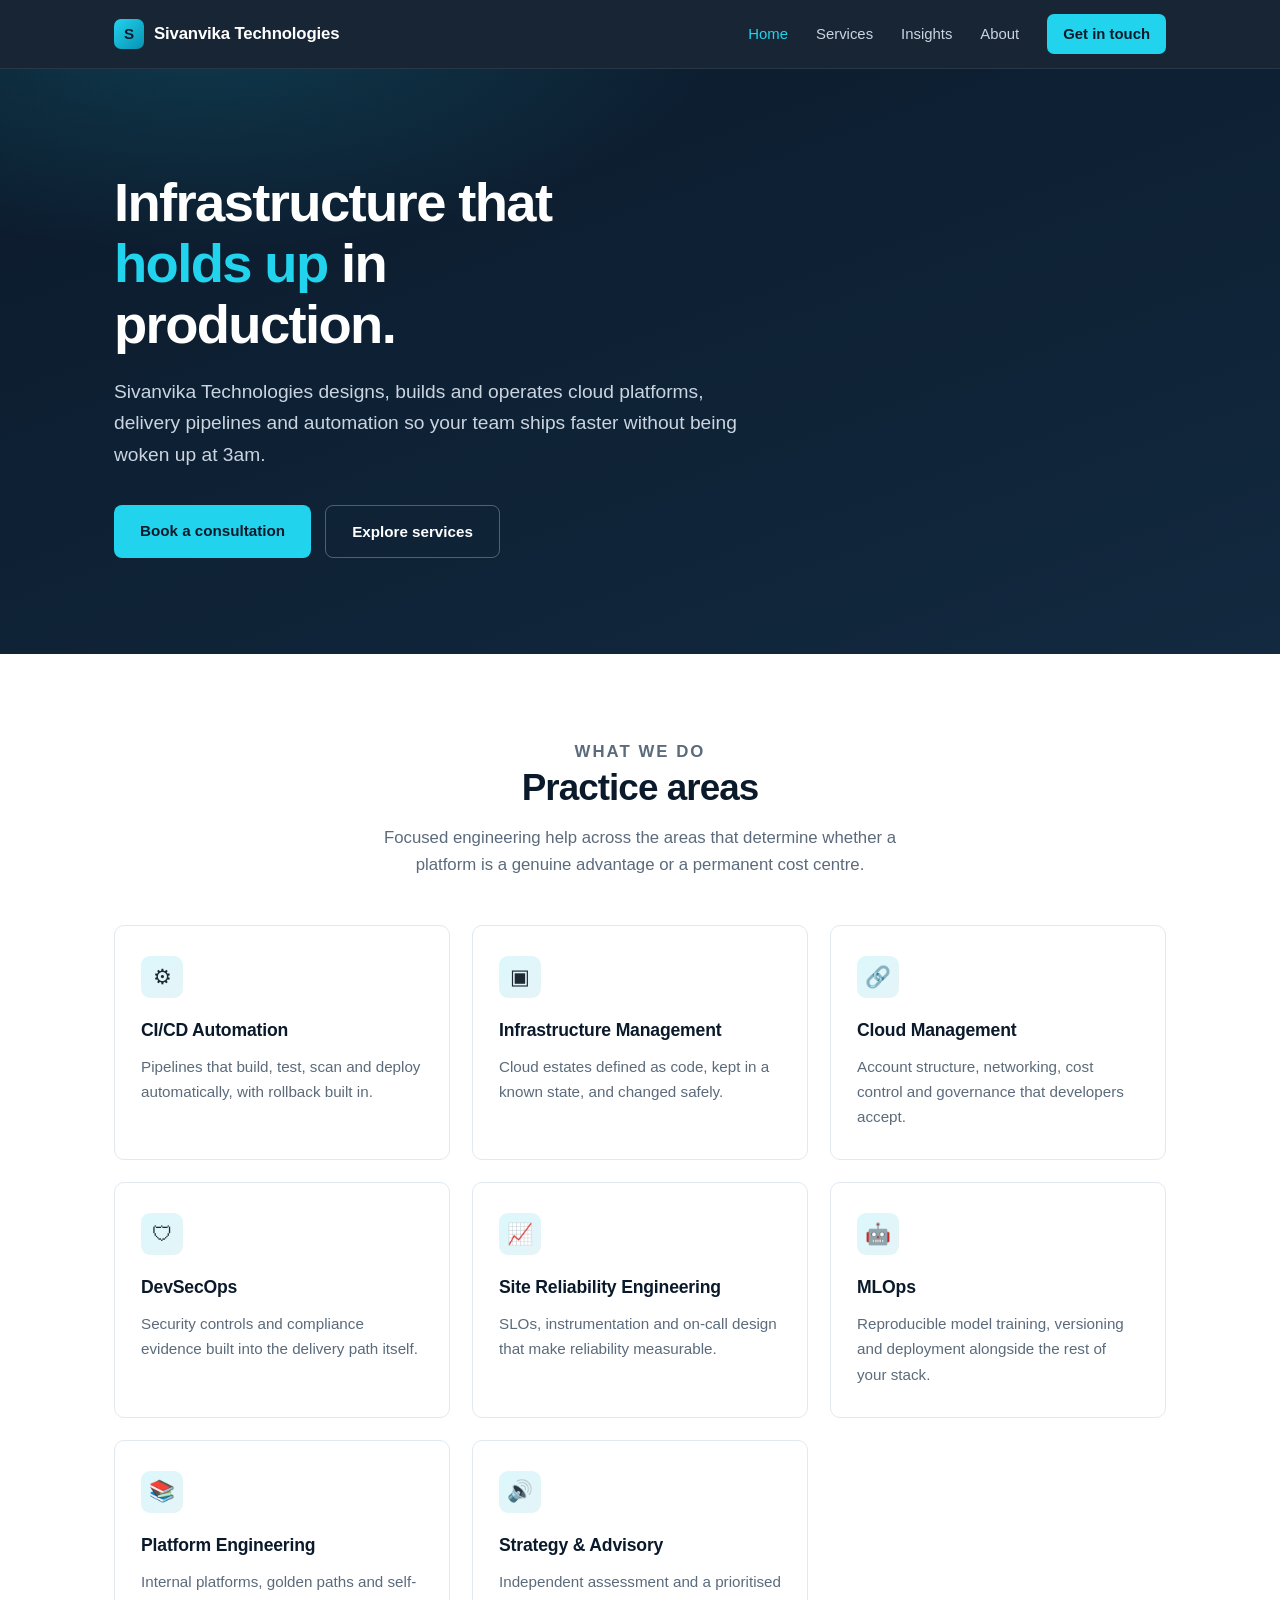
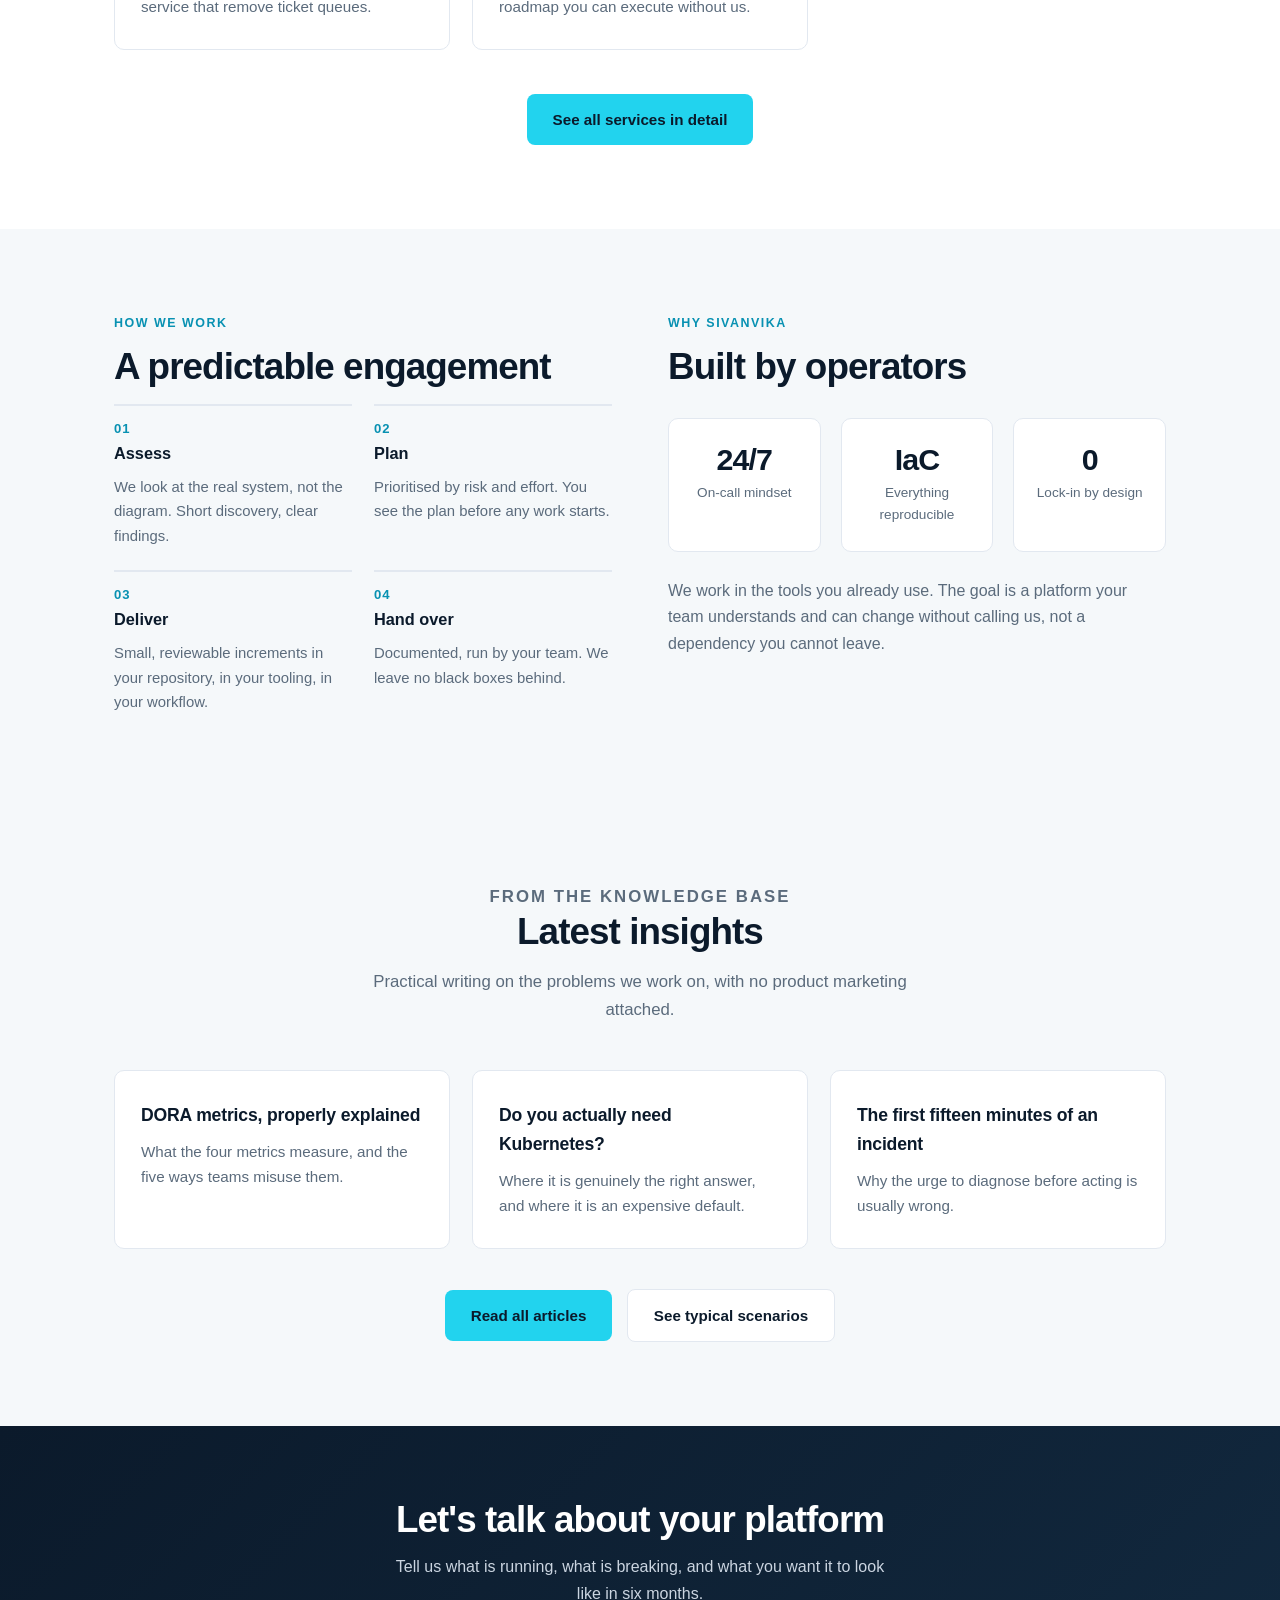
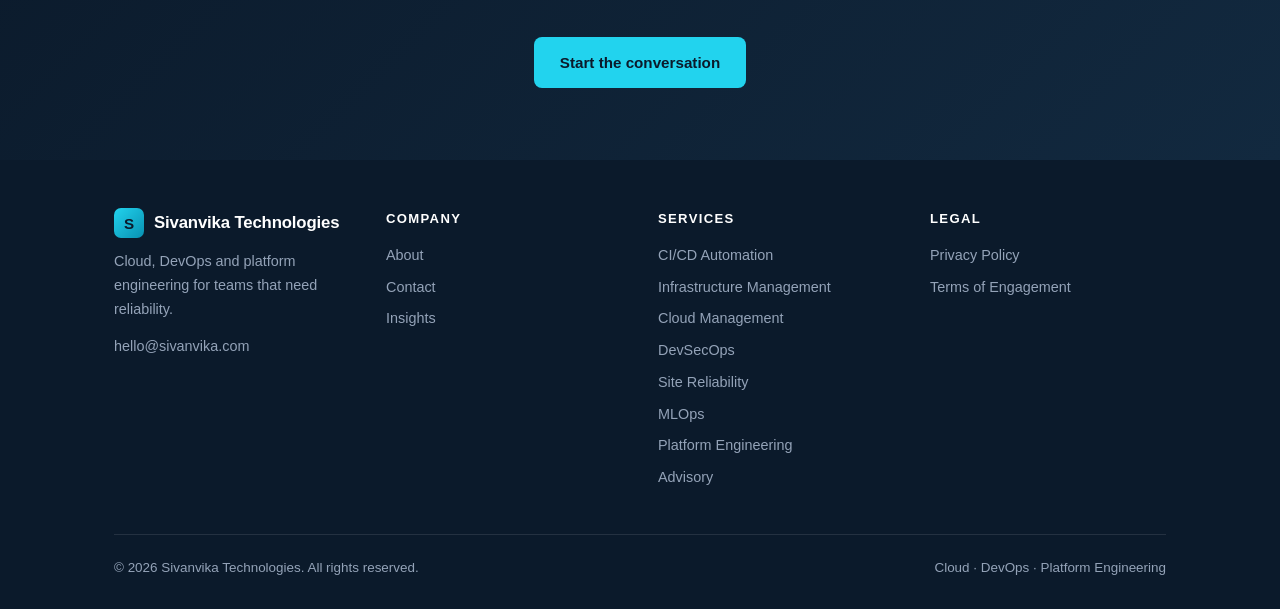
<file: index.html>
<!DOCTYPE html>
<html lang="en">
<head>
<meta charset="utf-8">
<meta name="viewport" content="width=device-width, initial-scale=1">
<title>Sivanvika Technologies | Cloud, DevOps &amp; Platform Engineering</title>
<meta name="description" content="Sivanvika Technologies helps businesses build reliable cloud infrastructure, automate delivery pipelines and run production platforms with confidence.">
<link rel="canonical" href="https://sivanvika.com/">
<meta property="og:title" content="Sivanvika Technologies">
<meta property="og:description" content="Cloud, DevOps and platform engineering for teams that need reliability.">
<meta property="og:type" content="website">
<meta property="og:url" content="https://sivanvika.com/">
<link rel="icon" href="favicon.svg" type="image/svg+xml">
<link rel="stylesheet" href="styles.css">
</head>
<body>

<header>
  <div class="wrap nav">
    <a class="brand" href="index.html"><span class="mark">S</span> Sivanvika Technologies</a>
    <button class="burger" aria-label="Toggle menu" onclick="document.querySelector('nav.links').classList.toggle('open')">&#9776;</button>
        <nav class="links">
      <a href="index.html" class="active">Home</a>
      <a href="services.html">Services</a>
      <a href="insights.html">Insights</a>
      <a href="about.html">About</a>
      <a href="contact.html" class="cta">Get in touch</a>
    </nav>
  </div>
</header>

<section class="hero">
  <div class="wrap">
    <h1>Infrastructure that <span class="accent">holds up</span> in production.</h1>
    <p class="lede">Sivanvika Technologies designs, builds and operates cloud platforms, delivery pipelines and automation so your team ships faster without being woken up at 3am.</p>
    <div class="hero-actions">
      <a class="btn btn-primary" href="contact.html">Book a consultation</a>
      <a class="btn btn-ghost" href="services.html">Explore services</a>
    </div>
  </div>
</section>

<section>
  <div class="wrap">
    <div class="section-head center">
      <p class="eyebrow">What we do</p>
      <h2>Practice areas</h2>
      <p>Focused engineering help across the areas that determine whether a platform is a genuine advantage or a permanent cost centre.</p>
    </div>

    <div class="grid">
      <div class="card">
        <div class="icon">&#9881;</div>
        <h3>CI/CD Automation</h3>
        <p>Pipelines that build, test, scan and deploy automatically, with rollback built in.</p>
      </div>
      <div class="card">
        <div class="icon">&#9635;</div>
        <h3>Infrastructure Management</h3>
        <p>Cloud estates defined as code, kept in a known state, and changed safely.</p>
      </div>
      <div class="card">
        <div class="icon">&#128279;</div>
        <h3>Cloud Management</h3>
        <p>Account structure, networking, cost control and governance that developers accept.</p>
      </div>
      <div class="card">
        <div class="icon">&#128737;</div>
        <h3>DevSecOps</h3>
        <p>Security controls and compliance evidence built into the delivery path itself.</p>
      </div>
      <div class="card">
        <div class="icon">&#128200;</div>
        <h3>Site Reliability Engineering</h3>
        <p>SLOs, instrumentation and on-call design that make reliability measurable.</p>
      </div>
      <div class="card">
        <div class="icon">&#129302;</div>
        <h3>MLOps</h3>
        <p>Reproducible model training, versioning and deployment alongside the rest of your stack.</p>
      </div>
      <div class="card">
        <div class="icon">&#128218;</div>
        <h3>Platform Engineering</h3>
        <p>Internal platforms, golden paths and self-service that remove ticket queues.</p>
      </div>
      <div class="card">
        <div class="icon">&#128266;</div>
        <h3>Strategy &amp; Advisory</h3>
        <p>Independent assessment and a prioritised roadmap you can execute without us.</p>
      </div>
    </div>

    <div style="text-align:center;margin-top:44px">
      <a class="btn btn-primary" href="services.html">See all services in detail</a>
    </div>
  </div>
</section>

<section class="alt">
  <div class="wrap">
    <div class="split">
      <div>
        <p class="eyebrow">How we work</p>
        <h2>A predictable engagement</h2>
        <div class="steps">
          <div class="step">
            <h3>Assess</h3>
            <p>We look at the real system, not the diagram. Short discovery, clear findings.</p>
          </div>
          <div class="step">
            <h3>Plan</h3>
            <p>Prioritised by risk and effort. You see the plan before any work starts.</p>
          </div>
          <div class="step">
            <h3>Deliver</h3>
            <p>Small, reviewable increments in your repository, in your tooling, in your workflow.</p>
          </div>
          <div class="step">
            <h3>Hand over</h3>
            <p>Documented, run by your team. We leave no black boxes behind.</p>
          </div>
        </div>
      </div>

      <div>
        <p class="eyebrow">Why Sivanvika</p>
        <h2>Built by operators</h2>
        <div class="stat-row" style="margin-top:28px">
          <div class="stat">
            <div class="num">24/7</div>
            <div class="label">On-call mindset</div>
          </div>
          <div class="stat">
            <div class="num">IaC</div>
            <div class="label">Everything reproducible</div>
          </div>
          <div class="stat">
            <div class="num">0</div>
            <div class="label">Lock-in by design</div>
          </div>
        </div>
        <p style="color:var(--muted);margin-top:26px">We work in the tools you already use. The goal is a platform your team understands and can change without calling us, not a dependency you cannot leave.</p>
      </div>
    </div>
  </div>
</section>

<section class="alt">
  <div class="wrap">
    <div class="section-head center">
      <p class="eyebrow">From the knowledge base</p>
      <h2>Latest insights</h2>
      <p>Practical writing on the problems we work on, with no product marketing attached.</p>
    </div>
    <div class="grid">
      <a class="card" href="insights/dora-metrics.html" style="text-decoration:none;display:block">
        <h3>DORA metrics, properly explained</h3>
        <p>What the four metrics measure, and the five ways teams misuse them.</p>
      </a>
      <a class="card" href="insights/kubernetes-when.html" style="text-decoration:none;display:block">
        <h3>Do you actually need Kubernetes?</h3>
        <p>Where it is genuinely the right answer, and where it is an expensive default.</p>
      </a>
      <a class="card" href="insights/incident-first-fifteen.html" style="text-decoration:none;display:block">
        <h3>The first fifteen minutes of an incident</h3>
        <p>Why the urge to diagnose before acting is usually wrong.</p>
      </a>
    </div>
    <div style="text-align:center;margin-top:40px">
      <a class="btn btn-primary" href="insights.html">Read all articles</a>
      <a class="btn btn-ghost" href="services.html#scenarios" style="margin-left:10px;background:#fff;color:var(--navy);border-color:var(--border)">See typical scenarios</a>
    </div>
  </div>
</section>

<section class="cta-band">
  <div class="wrap">
    <h2>Let's talk about your platform</h2>
    <p>Tell us what is running, what is breaking, and what you want it to look like in six months.</p>
    <a class="btn btn-primary" href="contact.html">Start the conversation</a>
  </div>
</section>

<footer>
  <div class="wrap">
    <div class="foot-grid">
      <div>
        <a class="brand" href="index.html"><span class="mark">S</span> Sivanvika Technologies</a>
        <p style="margin:0;max-width:30ch">Cloud, DevOps and platform engineering for teams that need reliability.</p>
        <p style="margin:14px 0 0"><a href="mailto:hello@sivanvika.com">hello@sivanvika.com</a></p>
      </div>
      <div>
        <h4>Company</h4>
        <a href="about.html">About</a>
        <a href="contact.html">Contact</a>
        <a href="insights.html">Insights</a>
      </div>
      <div>
        <h4>Services</h4>
        <a href="services.html#automation">CI/CD Automation</a>
        <a href="services.html#infrastructure">Infrastructure Management</a>
        <a href="services.html#cloud">Cloud Management</a>
        <a href="services.html#devsecops">DevSecOps</a>
        <a href="services.html#sre">Site Reliability</a>
        <a href="services.html#mlops">MLOps</a>
        <a href="services.html#platform">Platform Engineering</a>
        <a href="services.html#advisory">Advisory</a>
      </div>
      <div>
        <h4>Legal</h4>
        <a href="privacy.html">Privacy Policy</a>
        <a href="terms.html">Terms of Engagement</a>
      </div>
    </div>
    <div class="foot-bottom">
      <span>&copy; <span id="year">2026</span> Sivanvika Technologies. All rights reserved.</span>
      <span>Cloud &middot; DevOps &middot; Platform Engineering</span>
    </div>
  </div>
</footer>

<script>document.getElementById('year').textContent = new Date().getFullYear();</script>
</body>
</html>
</file>
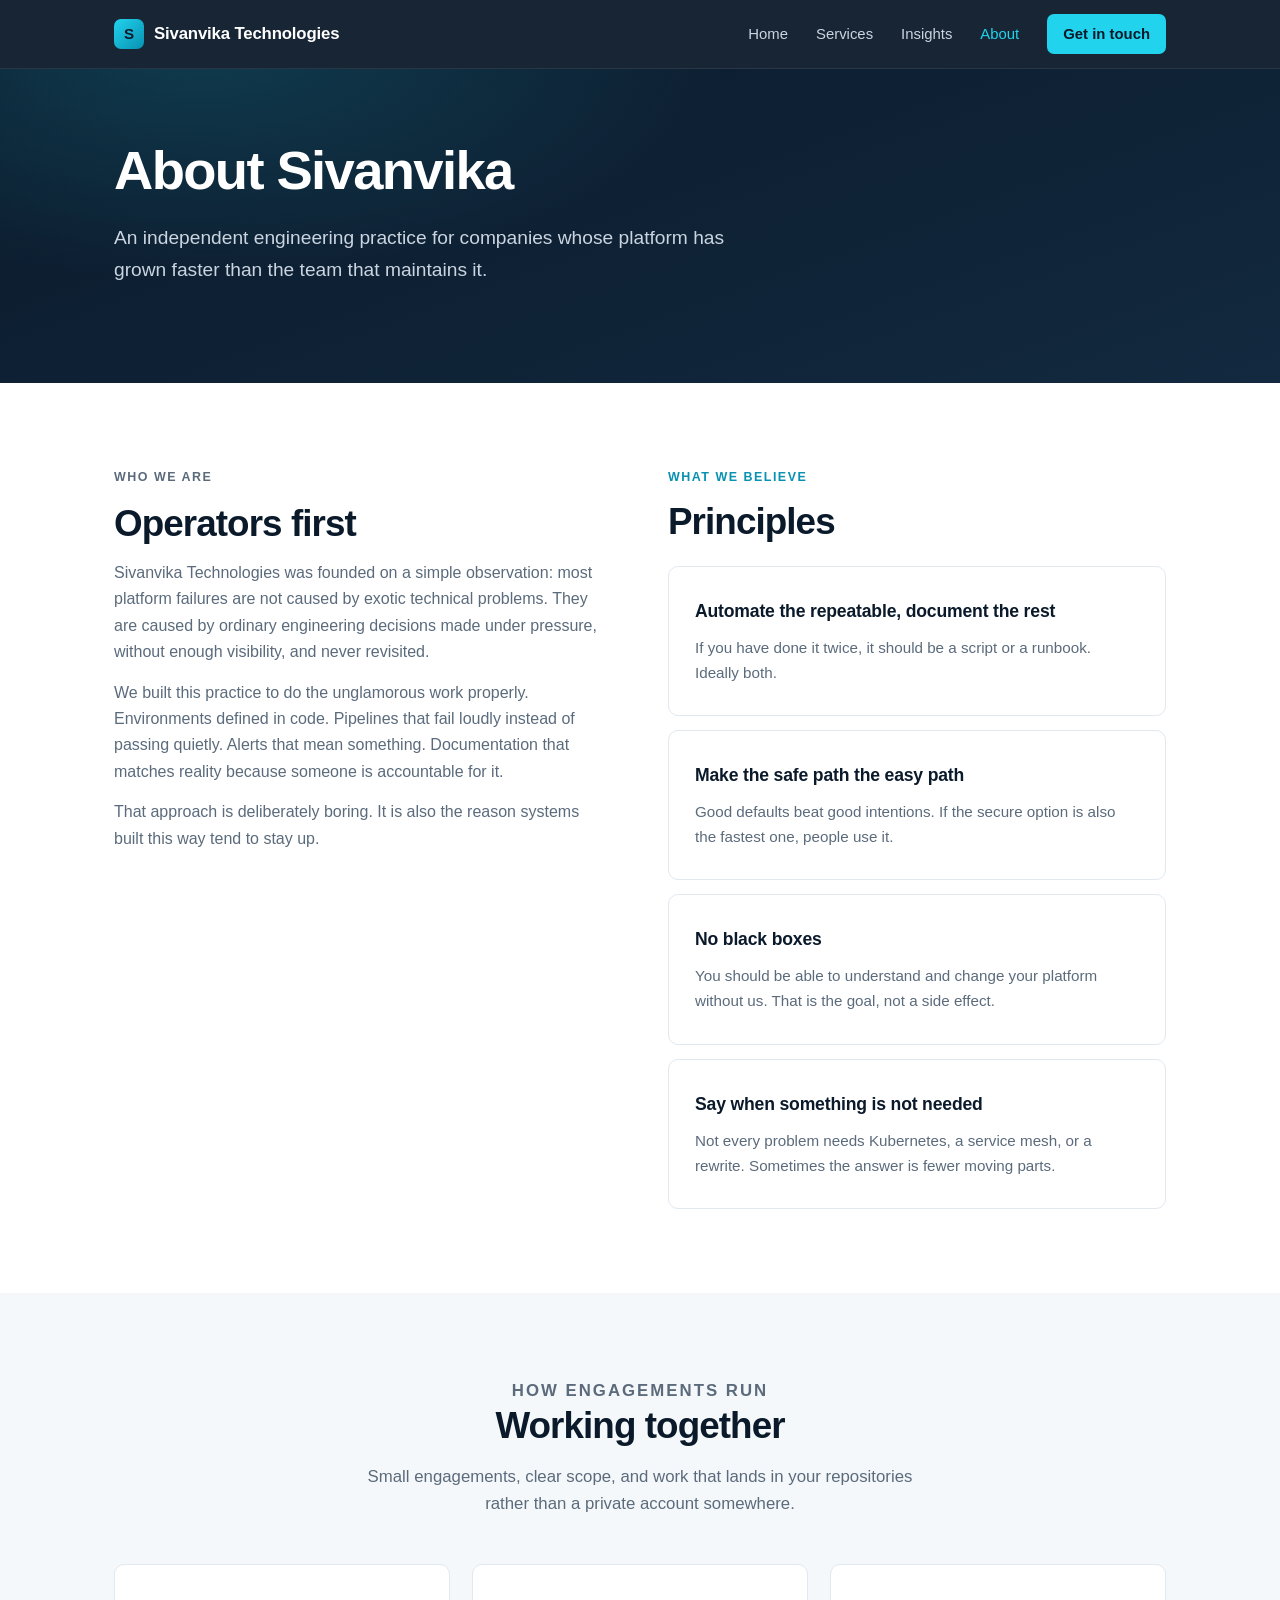
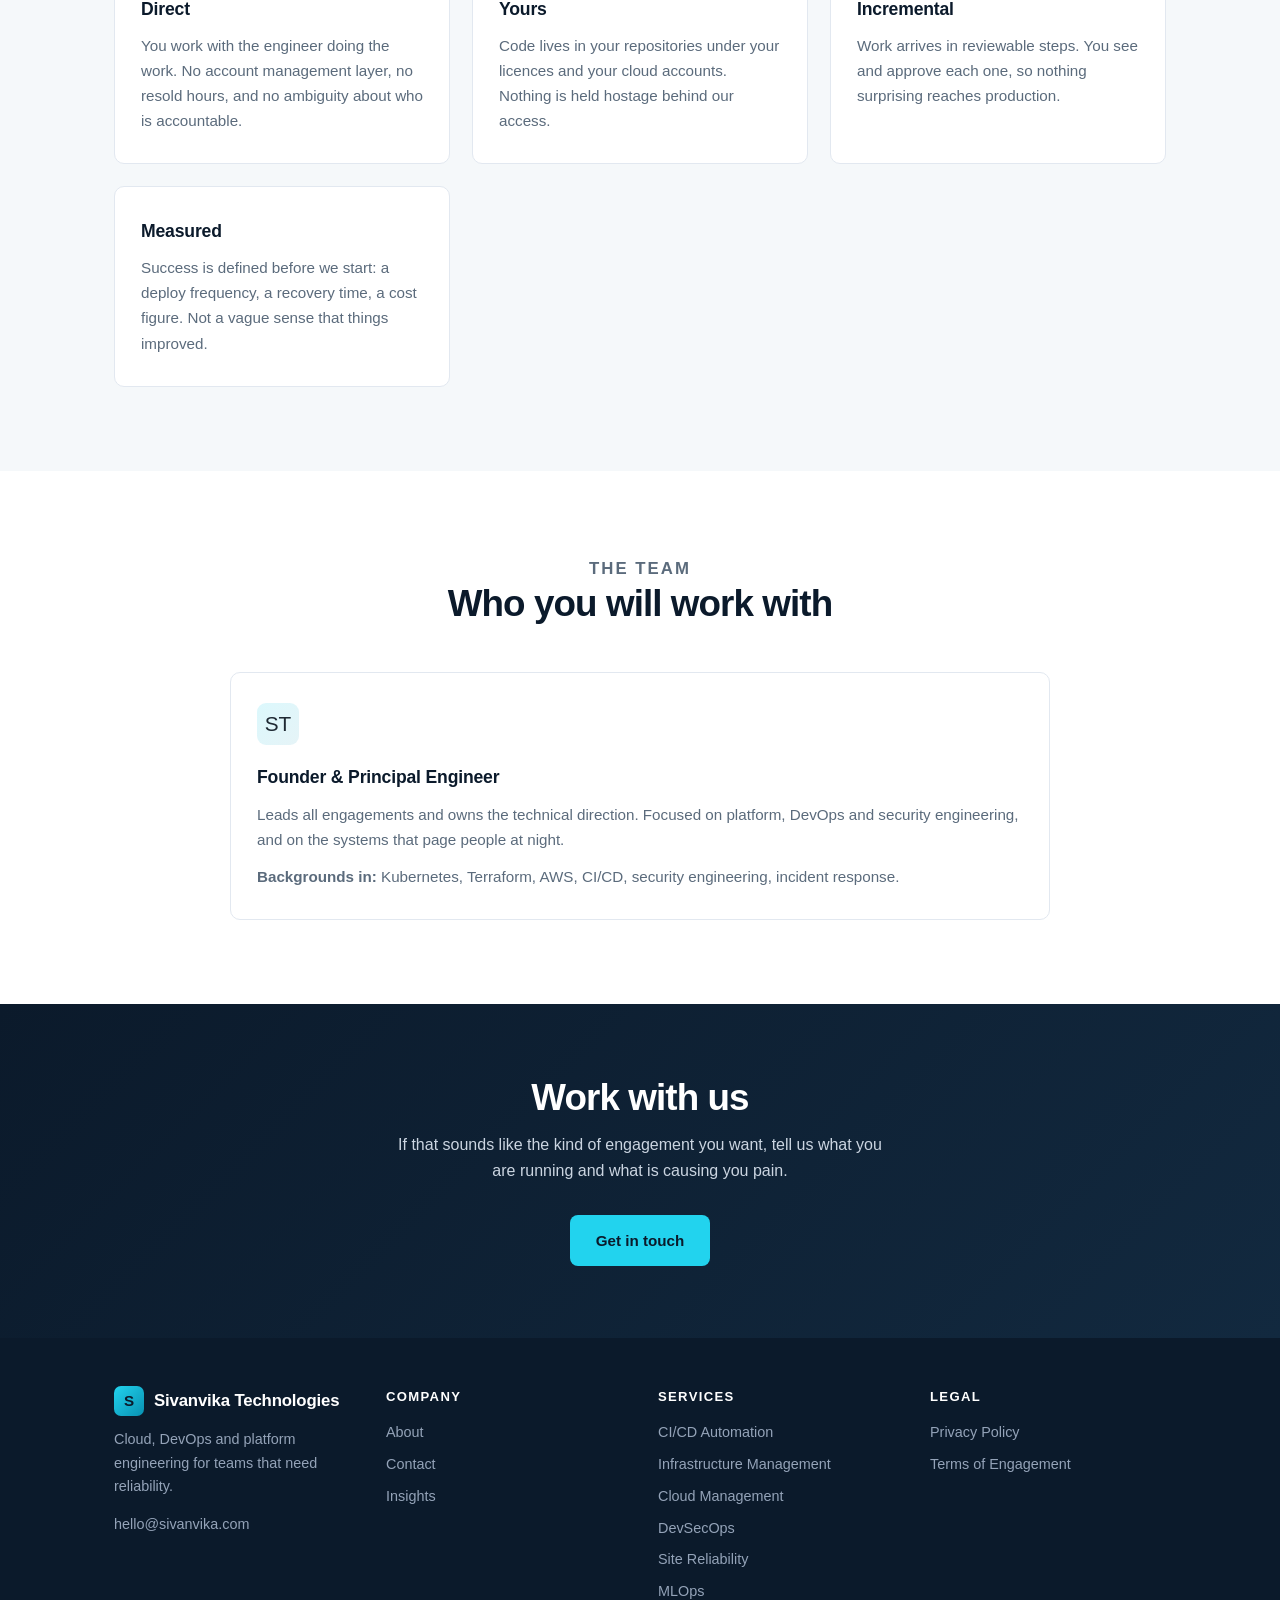
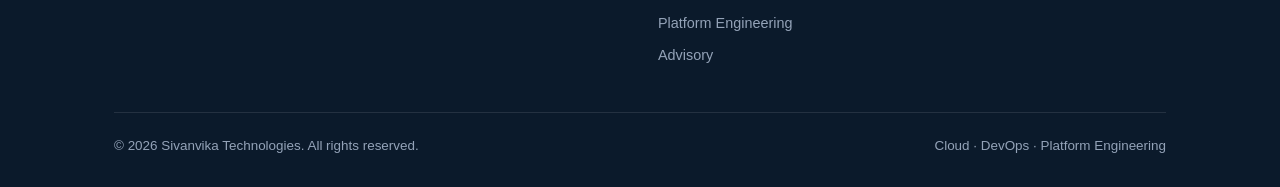
<file: about.html>
<!DOCTYPE html>
<html lang="en">
<head>
<meta charset="utf-8">
<meta name="viewport" content="width=device-width, initial-scale=1">
<title>About | Sivanvika Technologies</title>
<meta name="description" content="Sivanvika Technologies is an independent cloud and DevOps engineering practice built around operator experience and honest, prioritised advice.">
<link rel="canonical" href="https://sivanvika.com/about.html">
<link rel="icon" href="favicon.svg" type="image/svg+xml">
<link rel="stylesheet" href="styles.css">
</head>
<body>

<header>
  <div class="wrap nav">
    <a class="brand" href="index.html"><span class="mark">S</span> Sivanvika Technologies</a>
    <button class="burger" aria-label="Toggle menu" onclick="document.querySelector('nav.links').classList.toggle('open')">&#9776;</button>
        <nav class="links">
      <a href="index.html">Home</a>
      <a href="services.html">Services</a>
      <a href="insights.html">Insights</a>
      <a href="about.html" class="active">About</a>
      <a href="contact.html" class="cta">Get in touch</a>
    </nav>
  </div>
</header>

<section class="hero" style="padding:72px 0 64px">
  <div class="wrap">
    <h1 style="max-width:20ch">About Sivanvika</h1>
    <p class="lede">An independent engineering practice for companies whose platform has grown faster than the team that maintains it.</p>
  </div>
</section>

<section>
  <div class="wrap">
    <div class="split">
      <div class="prose">
        <p class="eyebrow">Who we are</p>
        <h2>Operators first</h2>
        <p>Sivanvika Technologies was founded on a simple observation: most platform failures are not caused by exotic technical problems. They are caused by ordinary engineering decisions made under pressure, without enough visibility, and never revisited.</p>
        <p>We built this practice to do the unglamorous work properly. Environments defined in code. Pipelines that fail loudly instead of passing quietly. Alerts that mean something. Documentation that matches reality because someone is accountable for it.</p>
        <p>That approach is deliberately boring. It is also the reason systems built this way tend to stay up.</p>
      </div>

      <div>
        <p class="eyebrow">What we believe</p>
        <h2>Principles</h2>
        <div class="card" style="margin-top:22px">
          <h3>Automate the repeatable, document the rest</h3>
          <p>If you have done it twice, it should be a script or a runbook. Ideally both.</p>
        </div>
        <div class="card" style="margin-top:14px">
          <h3>Make the safe path the easy path</h3>
          <p>Good defaults beat good intentions. If the secure option is also the fastest one, people use it.</p>
        </div>
        <div class="card" style="margin-top:14px">
          <h3>No black boxes</h3>
          <p>You should be able to understand and change your platform without us. That is the goal, not a side effect.</p>
        </div>
        <div class="card" style="margin-top:14px">
          <h3>Say when something is not needed</h3>
          <p>Not every problem needs Kubernetes, a service mesh, or a rewrite. Sometimes the answer is fewer moving parts.</p>
        </div>
      </div>
    </div>
  </div>
</section>

<section class="alt">
  <div class="wrap">
    <div class="section-head center">
      <p class="eyebrow">How engagements run</p>
      <h2>Working together</h2>
      <p>Small engagements, clear scope, and work that lands in your repositories rather than a private account somewhere.</p>
    </div>

    <div class="grid">
      <div class="card">
        <h3>Direct</h3>
        <p>You work with the engineer doing the work. No account management layer, no resold hours, and no ambiguity about who is accountable.</p>
      </div>
      <div class="card">
        <h3>Yours</h3>
        <p>Code lives in your repositories under your licences and your cloud accounts. Nothing is held hostage behind our access.</p>
      </div>
      <div class="card">
        <h3>Incremental</h3>
        <p>Work arrives in reviewable steps. You see and approve each one, so nothing surprising reaches production.</p>
      </div>
      <div class="card">
        <h3>Measured</h3>
        <p>Success is defined before we start: a deploy frequency, a recovery time, a cost figure. Not a vague sense that things improved.</p>
      </div>
    </div>
  </div>
</section>

<section>
  <div class="wrap">
    <div class="section-head center">
      <p class="eyebrow">The team</p>
      <h2>Who you will work with</h2>
    </div>

    <div class="grid" style="max-width:820px;margin:0 auto">
      <div class="card">
        <div class="icon">ST</div>
        <h3>Founder &amp; Principal Engineer</h3>
        <p>Leads all engagements and owns the technical direction. Focused on platform, DevOps and security engineering, and on the systems that page people at night.</p>
        <p style="margin-top:12px"><strong>Backgrounds in:</strong> Kubernetes, Terraform, AWS, CI/CD, security engineering, incident response.</p>
      </div>
    </div>
  </div>
</section>

<section class="cta-band">
  <div class="wrap">
    <h2>Work with us</h2>
    <p>If that sounds like the kind of engagement you want, tell us what you are running and what is causing you pain.</p>
    <a class="btn btn-primary" href="contact.html">Get in touch</a>
  </div>
</section>

<footer>
  <div class="wrap">
    <div class="foot-grid">
      <div>
        <a class="brand" href="index.html"><span class="mark">S</span> Sivanvika Technologies</a>
        <p style="margin:0;max-width:30ch">Cloud, DevOps and platform engineering for teams that need reliability.</p>
        <p style="margin:14px 0 0"><a href="mailto:hello@sivanvika.com">hello@sivanvika.com</a></p>
      </div>
      <div>
        <h4>Company</h4>
        <a href="about.html">About</a>
        <a href="contact.html">Contact</a>
        <a href="insights.html">Insights</a>
      </div>
      <div>
        <h4>Services</h4>
        <a href="services.html#automation">CI/CD Automation</a>
        <a href="services.html#infrastructure">Infrastructure Management</a>
        <a href="services.html#cloud">Cloud Management</a>
        <a href="services.html#devsecops">DevSecOps</a>
        <a href="services.html#sre">Site Reliability</a>
        <a href="services.html#mlops">MLOps</a>
        <a href="services.html#platform">Platform Engineering</a>
        <a href="services.html#advisory">Advisory</a>
      </div>
      <div>
        <h4>Legal</h4>
        <a href="privacy.html">Privacy Policy</a>
        <a href="terms.html">Terms of Engagement</a>
      </div>
    </div>
    <div class="foot-bottom">
      <span>&copy; <span id="year">2026</span> Sivanvika Technologies. All rights reserved.</span>
      <span>Cloud &middot; DevOps &middot; Platform Engineering</span>
    </div>
  </div>
</footer>

<script>document.getElementById('year').textContent = new Date().getFullYear();</script>
</body>
</html>
</file>
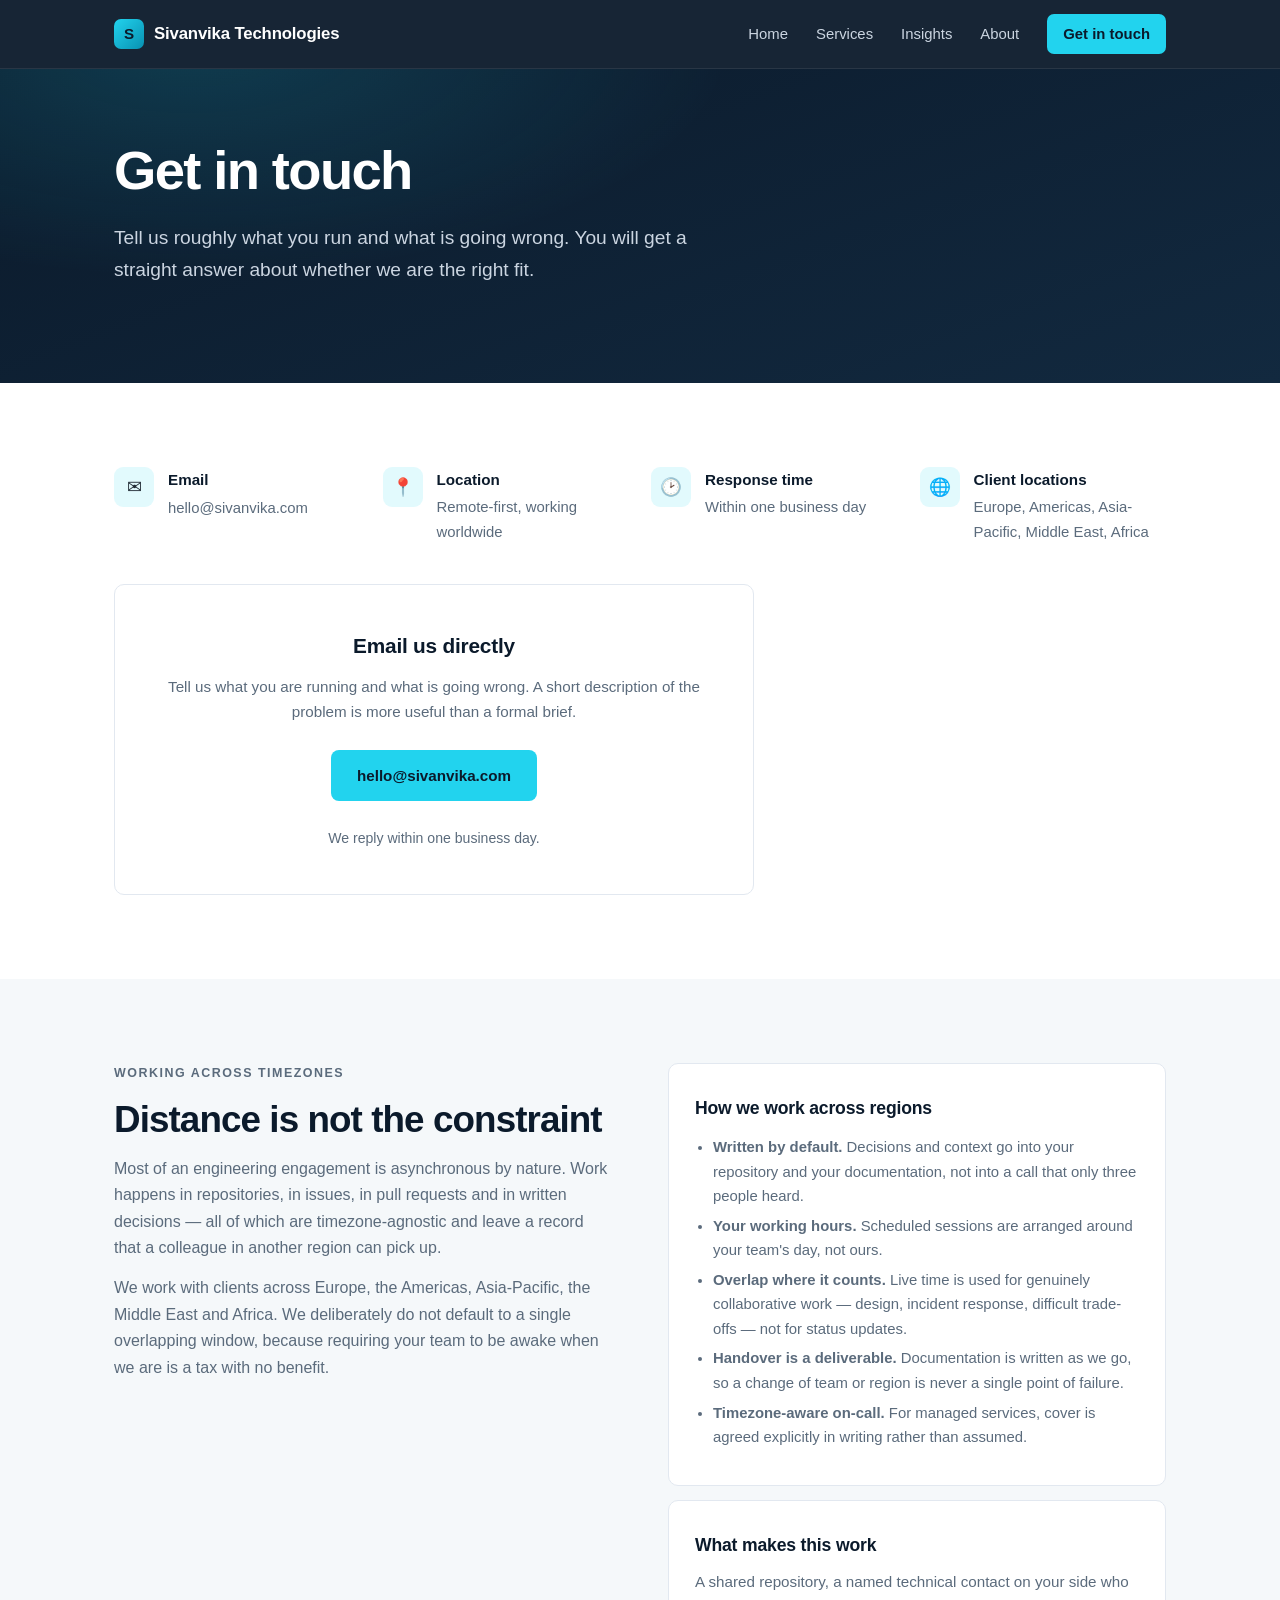
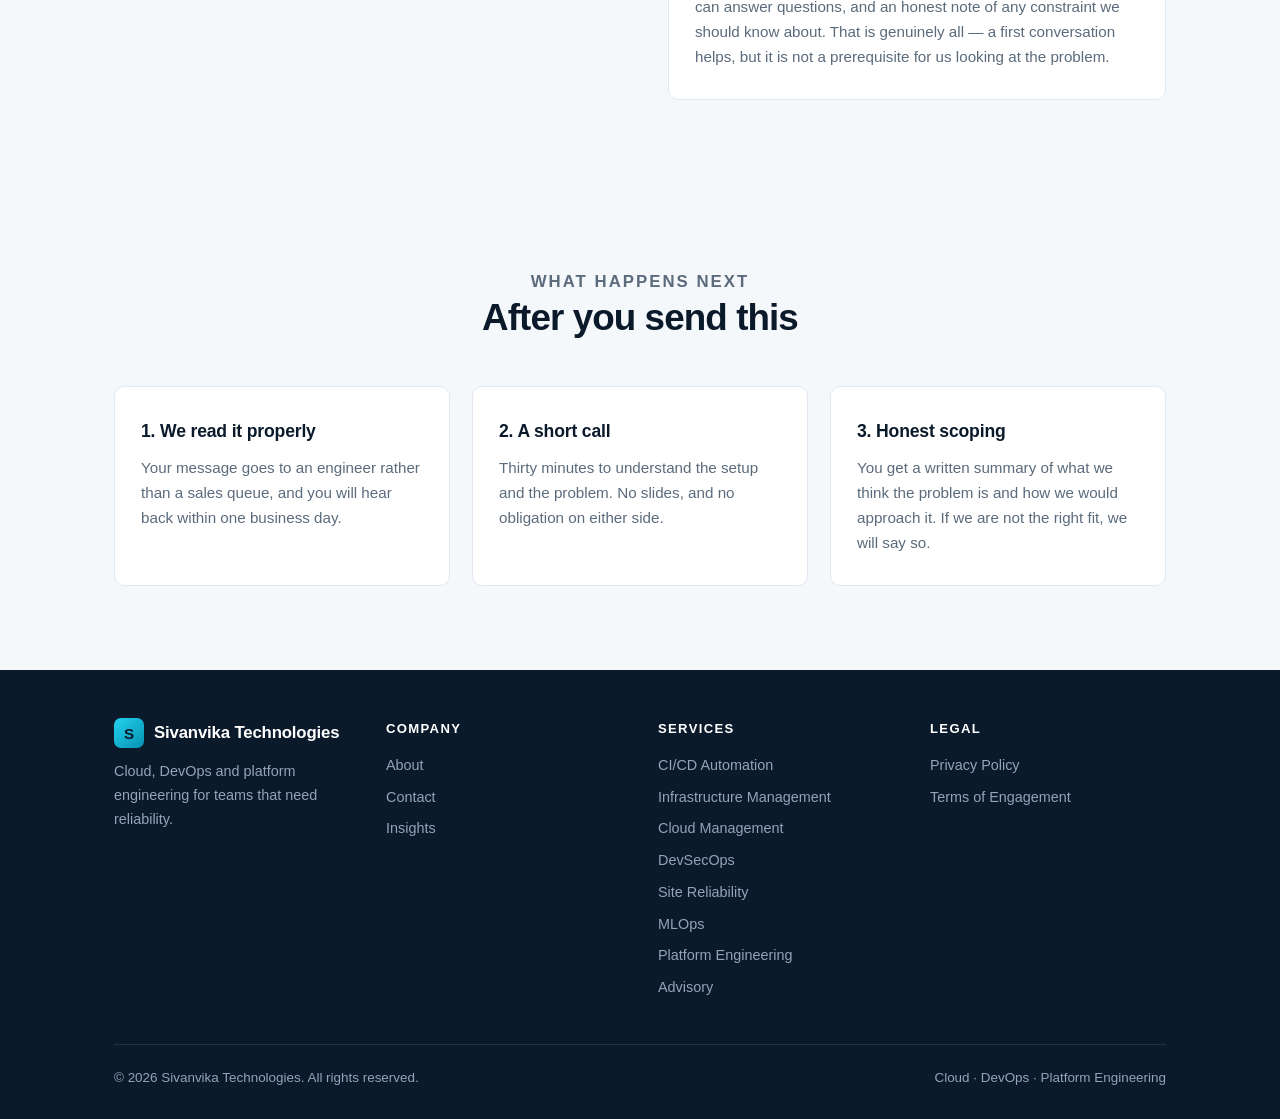
<file: contact.html>
<!DOCTYPE html>
<html lang="en">
<head>
<meta charset="utf-8">
<meta name="viewport" content="width=device-width, initial-scale=1">
<title>Contact | Sivanvika Technologies</title>
<meta name="description" content="Get in touch with Sivanvika Technologies about cloud infrastructure, CI/CD, security, observability and platform engineering engagements.">
<link rel="canonical" href="https://sivanvika.com/contact.html">
<link rel="icon" href="favicon.svg" type="image/svg+xml">
<link rel="stylesheet" href="styles.css">
</head>
<body>

<header>
  <div class="wrap nav">
    <a class="brand" href="index.html"><span class="mark">S</span> Sivanvika Technologies</a>
    <button class="burger" aria-label="Toggle menu" onclick="document.querySelector('nav.links').classList.toggle('open')">&#9776;</button>
        <nav class="links">
      <a href="index.html">Home</a>
      <a href="services.html">Services</a>
      <a href="insights.html">Insights</a>
      <a href="about.html">About</a>
      <a href="contact.html" class="cta">Get in touch</a>
    </nav>
  </div>
</header>

<section class="hero" style="padding:72px 0 64px">
  <div class="wrap">
    <h1 style="max-width:20ch">Get in touch</h1>
    <p class="lede">Tell us roughly what you run and what is going wrong. You will get a straight answer about whether we are the right fit.</p>
  </div>
</section>

<section>
  <div class="wrap">
    <div class="contact-grid">
      <div class="contact-item">
        <div class="icon">&#9993;</div>
        <div>
          <h3>Email</h3>
          <a href="mailto:hello@sivanvika.com">hello@sivanvika.com</a>
        </div>
      </div>
      <div class="contact-item">
        <div class="icon">&#128205;</div>
        <div>
          <h3>Location</h3>
          <p>Remote-first, working worldwide</p>
        </div>
      </div>
      <div class="contact-item">
        <div class="icon">&#128337;</div>
        <div>
          <h3>Response time</h3>
          <p>Within one business day</p>
        </div>
      </div>
      <div class="contact-item">
        <div class="icon">&#127760;</div>
        <div>
          <h3>Client locations</h3>
          <p>Europe, Americas, Asia-Pacific, Middle East, Africa</p>
        </div>
      </div>
    </div>

    <div class="card" style="max-width:640px;text-align:center;padding:44px 32px">
      <h3 style="font-size:1.3rem;margin-bottom:10px">Email us directly</h3>
      <p style="margin-bottom:26px">Tell us what you are running and what is going wrong. A short description of the problem is more useful than a formal brief.</p>
      <a class="btn btn-primary" href="mailto:hello@sivanvika.com?subject=Project%20enquiry">hello@sivanvika.com</a>
      <p style="margin-top:26px;margin-bottom:0;font-size:0.88rem">We reply within one business day.</p>
    </div>
  </div>
</section>

<section class="alt">
  <div class="wrap">
    <div class="split">
      <div class="prose">
        <p class="eyebrow">Working across timezones</p>
        <h2>Distance is not the constraint</h2>
        <p>Most of an engineering engagement is asynchronous by nature. Work happens in repositories, in issues, in pull requests and in written decisions &mdash; all of which are timezone-agnostic and leave a record that a colleague in another region can pick up.</p>
        <p>We work with clients across Europe, the Americas, Asia-Pacific, the Middle East and Africa. We deliberately do not default to a single overlapping window, because requiring your team to be awake when we are is a tax with no benefit.</p>
      </div>
      <div>
        <div class="card">
          <h3>How we work across regions</h3>
          <ul>
            <li><strong>Written by default.</strong> Decisions and context go into your repository and your documentation, not into a call that only three people heard.</li>
            <li><strong>Your working hours.</strong> Scheduled sessions are arranged around your team's day, not ours.</li>
            <li><strong>Overlap where it counts.</strong> Live time is used for genuinely collaborative work &mdash; design, incident response, difficult trade-offs &mdash; not for status updates.</li>
            <li><strong>Handover is a deliverable.</strong> Documentation is written as we go, so a change of team or region is never a single point of failure.</li>
            <li><strong>Timezone-aware on-call.</strong> For managed services, cover is agreed explicitly in writing rather than assumed.</li>
          </ul>
        </div>
        <div class="card" style="margin-top:14px">
          <h3>What makes this work</h3>
          <p style="margin-bottom:0">A shared repository, a named technical contact on your side who can answer questions, and an honest note of any constraint we should know about. That is genuinely all &mdash; a first conversation helps, but it is not a prerequisite for us looking at the problem.</p>
        </div>
      </div>
    </div>
  </div>
</section>

<section class="alt">
  <div class="wrap">
    <div class="section-head center">
      <p class="eyebrow">What happens next</p>
      <h2>After you send this</h2>
    </div>

    <div class="grid">
      <div class="card">
        <h3>1. We read it properly</h3>
        <p>Your message goes to an engineer rather than a sales queue, and you will hear back within one business day.</p>
      </div>
      <div class="card">
        <h3>2. A short call</h3>
        <p>Thirty minutes to understand the setup and the problem. No slides, and no obligation on either side.</p>
      </div>
      <div class="card">
        <h3>3. Honest scoping</h3>
        <p>You get a written summary of what we think the problem is and how we would approach it. If we are not the right fit, we will say so.</p>
      </div>
    </div>
  </div>
</section>

<footer>
  <div class="wrap">
    <div class="foot-grid">
      <div>
        <a class="brand" href="index.html"><span class="mark">S</span> Sivanvika Technologies</a>
        <p style="margin:0;max-width:30ch">Cloud, DevOps and platform engineering for teams that need reliability.</p>
      </div>
      <div>
        <h4>Company</h4>
        <a href="about.html">About</a>
        <a href="contact.html">Contact</a>
        <a href="insights.html">Insights</a>
      </div>
      <div>
        <h4>Services</h4>
        <a href="services.html#automation">CI/CD Automation</a>
        <a href="services.html#infrastructure">Infrastructure Management</a>
        <a href="services.html#cloud">Cloud Management</a>
        <a href="services.html#devsecops">DevSecOps</a>
        <a href="services.html#sre">Site Reliability</a>
        <a href="services.html#mlops">MLOps</a>
        <a href="services.html#platform">Platform Engineering</a>
        <a href="services.html#advisory">Advisory</a>
      </div>
      <div>
        <h4>Legal</h4>
        <a href="privacy.html">Privacy Policy</a>
        <a href="terms.html">Terms of Engagement</a>
      </div>
    </div>
    <div class="foot-bottom">
      <span>&copy; <span id="year">2026</span> Sivanvika Technologies. All rights reserved.</span>
      <span>Cloud &middot; DevOps &middot; Platform Engineering</span>
    </div>
  </div>
</footer>

<script>document.getElementById('year').textContent = new Date().getFullYear();</script>
</body>
</html>
</file>
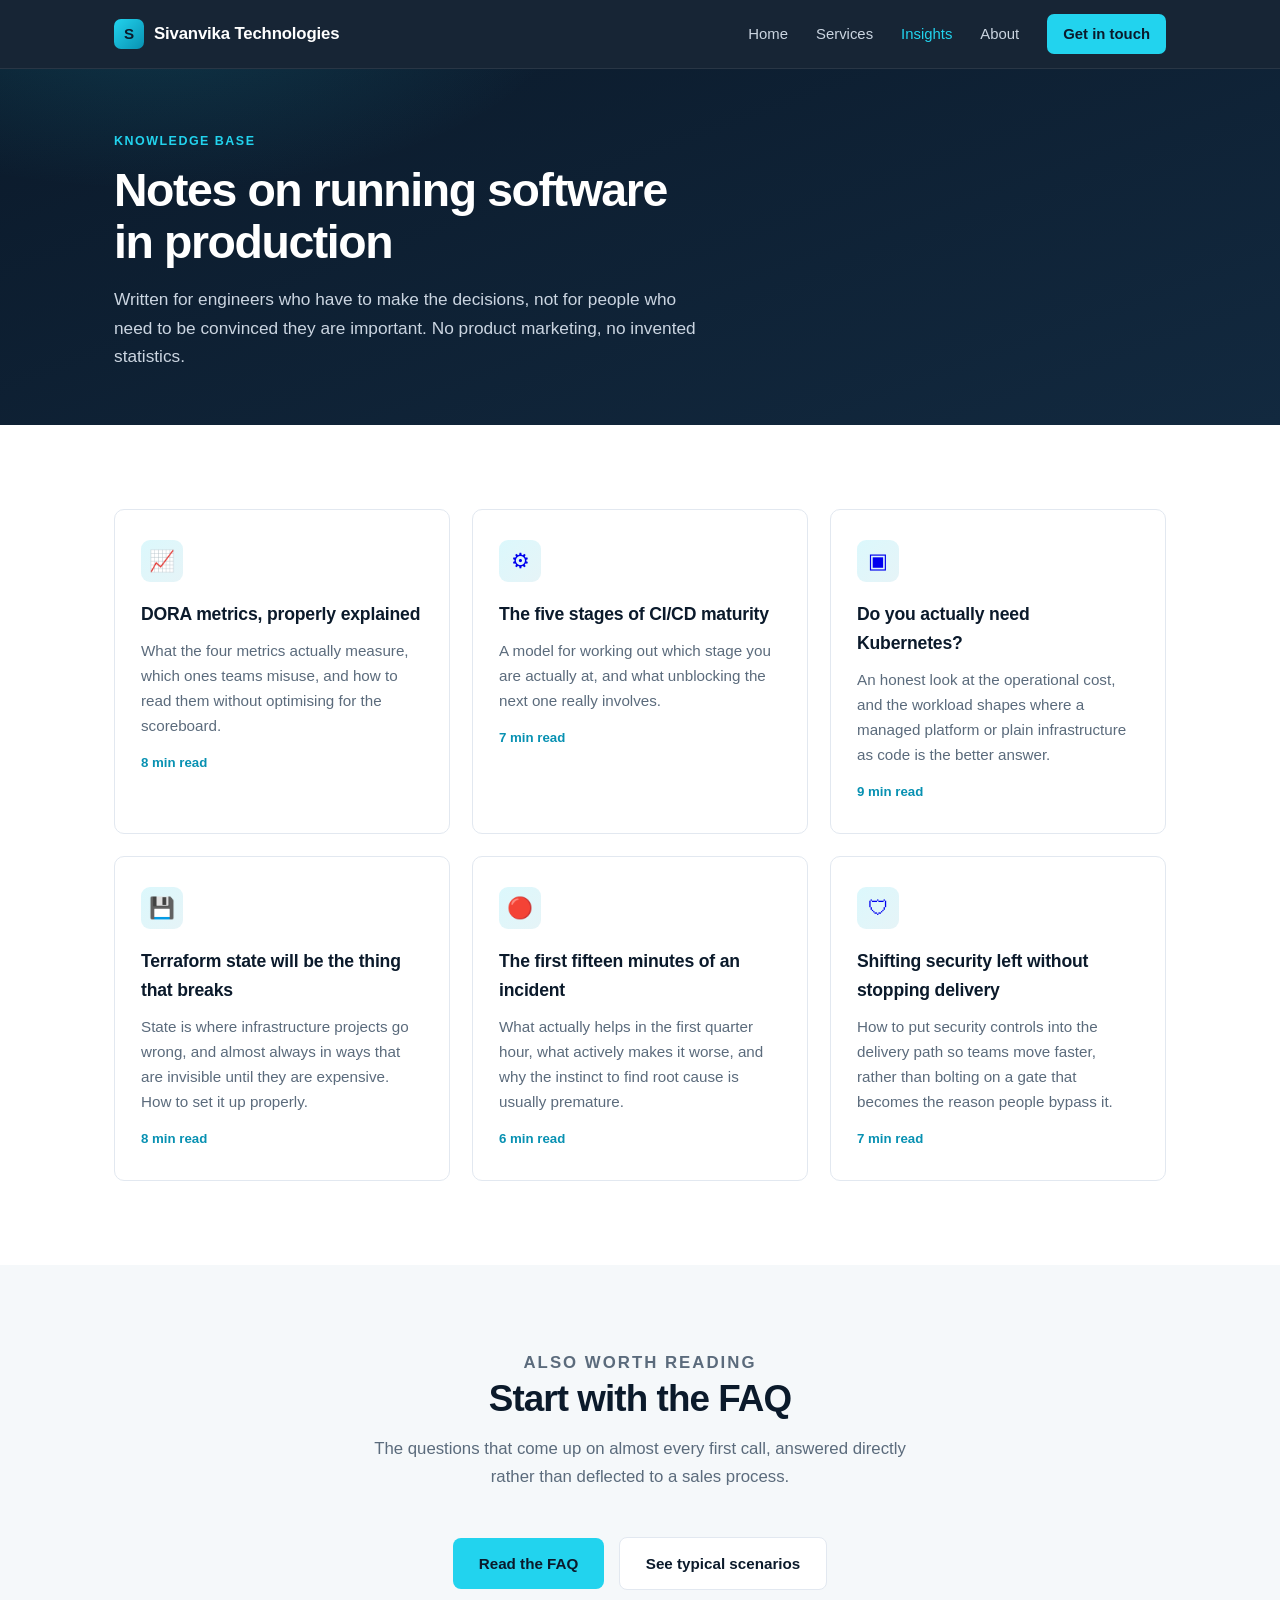
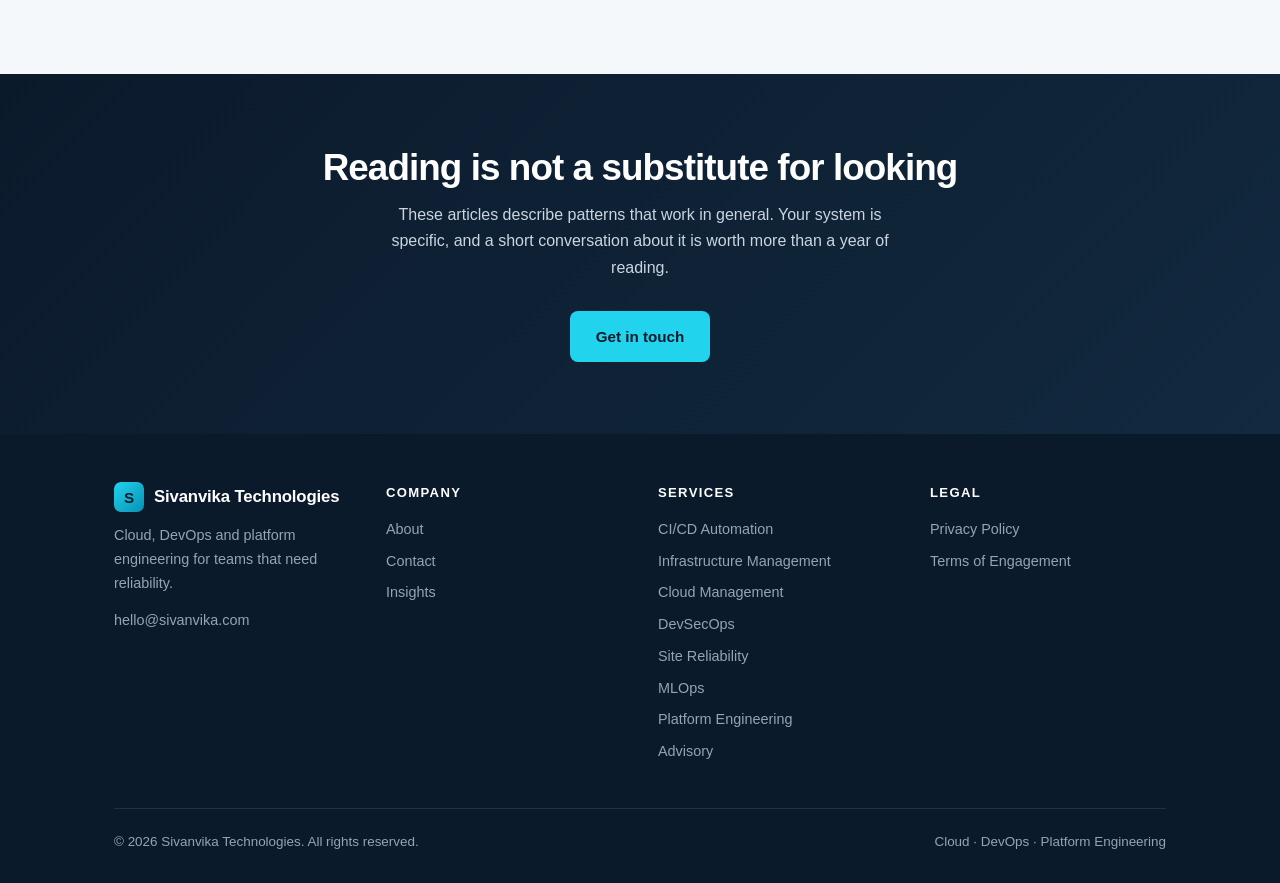
<file: insights.html>
<!DOCTYPE html>
<html lang="en">
<head>
<meta charset="utf-8">
<meta name="viewport" content="width=device-width, initial-scale=1">
<title>Insights | Sivanvika Technologies</title>
<meta name="description" content="Practical DevOps and cloud engineering writing from Sivanvika Technologies - DORA metrics, CI/CD maturity, Kubernetes trade-offs, IaC, incident response and DevSecOps.">
<link rel="canonical" href="https://sivanvika.com/insights.html">
<link rel="icon" href="favicon.svg" type="image/svg+xml">
<link rel="stylesheet" href="styles.css">
</head>
<body>

<header>
  <div class="wrap nav">
    <a class="brand" href="index.html"><span class="mark">S</span> Sivanvika Technologies</a>
    <button class="burger" aria-label="Toggle menu" onclick="document.querySelector('nav.links').classList.toggle('open')">&#9776;</button>
        <nav class="links">
      <a href="index.html">Home</a>
      <a href="services.html">Services</a>
      <a href="insights.html" class="active">Insights</a>
      <a href="about.html">About</a>
      <a href="contact.html" class="cta">Get in touch</a>
    </nav>
  </div>
</header>

<section class="page-head">
  <div class="wrap">
    <p class="eyebrow" style="color:var(--accent)">Knowledge base</p>
    <h1>Notes on running software in production</h1>
    <p class="lede">Written for engineers who have to make the decisions, not for people who need to be convinced they are important. No product marketing, no invented statistics.</p>
  </div>
</section>

<section>
  <div class="wrap">
    <div class="grid">

      <a class="card" href="insights/dora-metrics.html" style="text-decoration:none;display:block">
        <div class="icon">&#128200;</div>
        <h3>DORA metrics, properly explained</h3>
        <p>What the four metrics actually measure, which ones teams misuse, and how to read them without optimising for the scoreboard.</p>
        <p style="margin-top:14px;font-size:0.83rem;color:var(--accent-dark);font-weight:650">8 min read</p>
      </a>

      <a class="card" href="insights/ci-cd-maturity.html" style="text-decoration:none;display:block">
        <div class="icon">&#9881;</div>
        <h3>The five stages of CI/CD maturity</h3>
        <p>A model for working out which stage you are actually at, and what unblocking the next one really involves.</p>
        <p style="margin-top:14px;font-size:0.83rem;color:var(--accent-dark);font-weight:650">7 min read</p>
      </a>

      <a class="card" href="insights/kubernetes-when.html" style="text-decoration:none;display:block">
        <div class="icon">&#9635;</div>
        <h3>Do you actually need Kubernetes?</h3>
        <p>An honest look at the operational cost, and the workload shapes where a managed platform or plain infrastructure as code is the better answer.</p>
        <p style="margin-top:14px;font-size:0.83rem;color:var(--accent-dark);font-weight:650">9 min read</p>
      </a>

      <a class="card" href="insights/terraform-state.html" style="text-decoration:none;display:block">
        <div class="icon">&#128190;</div>
        <h3>Terraform state will be the thing that breaks</h3>
        <p>State is where infrastructure projects go wrong, and almost always in ways that are invisible until they are expensive. How to set it up properly.</p>
        <p style="margin-top:14px;font-size:0.83rem;color:var(--accent-dark);font-weight:650">8 min read</p>
      </a>

      <a class="card" href="insights/incident-first-fifteen.html" style="text-decoration:none;display:block">
        <div class="icon">&#128308;</div>
        <h3>The first fifteen minutes of an incident</h3>
        <p>What actually helps in the first quarter hour, what actively makes it worse, and why the instinct to find root cause is usually premature.</p>
        <p style="margin-top:14px;font-size:0.83rem;color:var(--accent-dark);font-weight:650">6 min read</p>
      </a>

      <a class="card" href="insights/shift-left-security.html" style="text-decoration:none;display:block">
        <div class="icon">&#128737;</div>
        <h3>Shifting security left without stopping delivery</h3>
        <p>How to put security controls into the delivery path so teams move faster, rather than bolting on a gate that becomes the reason people bypass it.</p>
        <p style="margin-top:14px;font-size:0.83rem;color:var(--accent-dark);font-weight:650">7 min read</p>
      </a>

    </div>
  </div>
</section>

<section class="alt">
  <div class="wrap">
    <div class="section-head center">
      <p class="eyebrow">Also worth reading</p>
      <h2>Start with the FAQ</h2>
      <p>The questions that come up on almost every first call, answered directly rather than deflected to a sales process.</p>
    </div>
    <div style="text-align:center">
      <a class="btn btn-primary" href="services.html#faq">Read the FAQ</a>
      <a class="btn btn-ghost" href="services.html#scenarios" style="margin-left:10px;background:#fff;color:var(--navy);border-color:var(--border)">See typical scenarios</a>
    </div>
  </div>
</section>

<section class="cta-band">
  <div class="wrap">
    <h2>Reading is not a substitute for looking</h2>
    <p>These articles describe patterns that work in general. Your system is specific, and a short conversation about it is worth more than a year of reading.</p>
    <a class="btn btn-primary" href="contact.html">Get in touch</a>
  </div>
</section>

<footer>
  <div class="wrap">
    <div class="foot-grid">
      <div>
        <a class="brand" href="index.html"><span class="mark">S</span> Sivanvika Technologies</a>
        <p style="margin:0;max-width:30ch">Cloud, DevOps and platform engineering for teams that need reliability.</p>
        <p style="margin:14px 0 0"><a href="mailto:hello@sivanvika.com">hello@sivanvika.com</a></p>
      </div>
      <div>
        <h4>Company</h4>
        <a href="about.html">About</a>
        <a href="contact.html">Contact</a>
        <a href="insights.html">Insights</a>
      </div>
      <div>
        <h4>Services</h4>
        <a href="services.html#automation">CI/CD Automation</a>
        <a href="services.html#infrastructure">Infrastructure Management</a>
        <a href="services.html#cloud">Cloud Management</a>
        <a href="services.html#devsecops">DevSecOps</a>
        <a href="services.html#sre">Site Reliability</a>
        <a href="services.html#mlops">MLOps</a>
        <a href="services.html#platform">Platform Engineering</a>
        <a href="services.html#advisory">Advisory</a>
      </div>
      <div>
        <h4>Legal</h4>
        <a href="privacy.html">Privacy Policy</a>
        <a href="terms.html">Terms of Engagement</a>
      </div>
    </div>
    <div class="foot-bottom">
      <span>&copy; <span id="year">2026</span> Sivanvika Technologies. All rights reserved.</span>
      <span>Cloud &middot; DevOps &middot; Platform Engineering</span>
    </div>
  </div>
</footer>

<script>document.getElementById('year').textContent = new Date().getFullYear();</script>
</body>
</html>
</file>
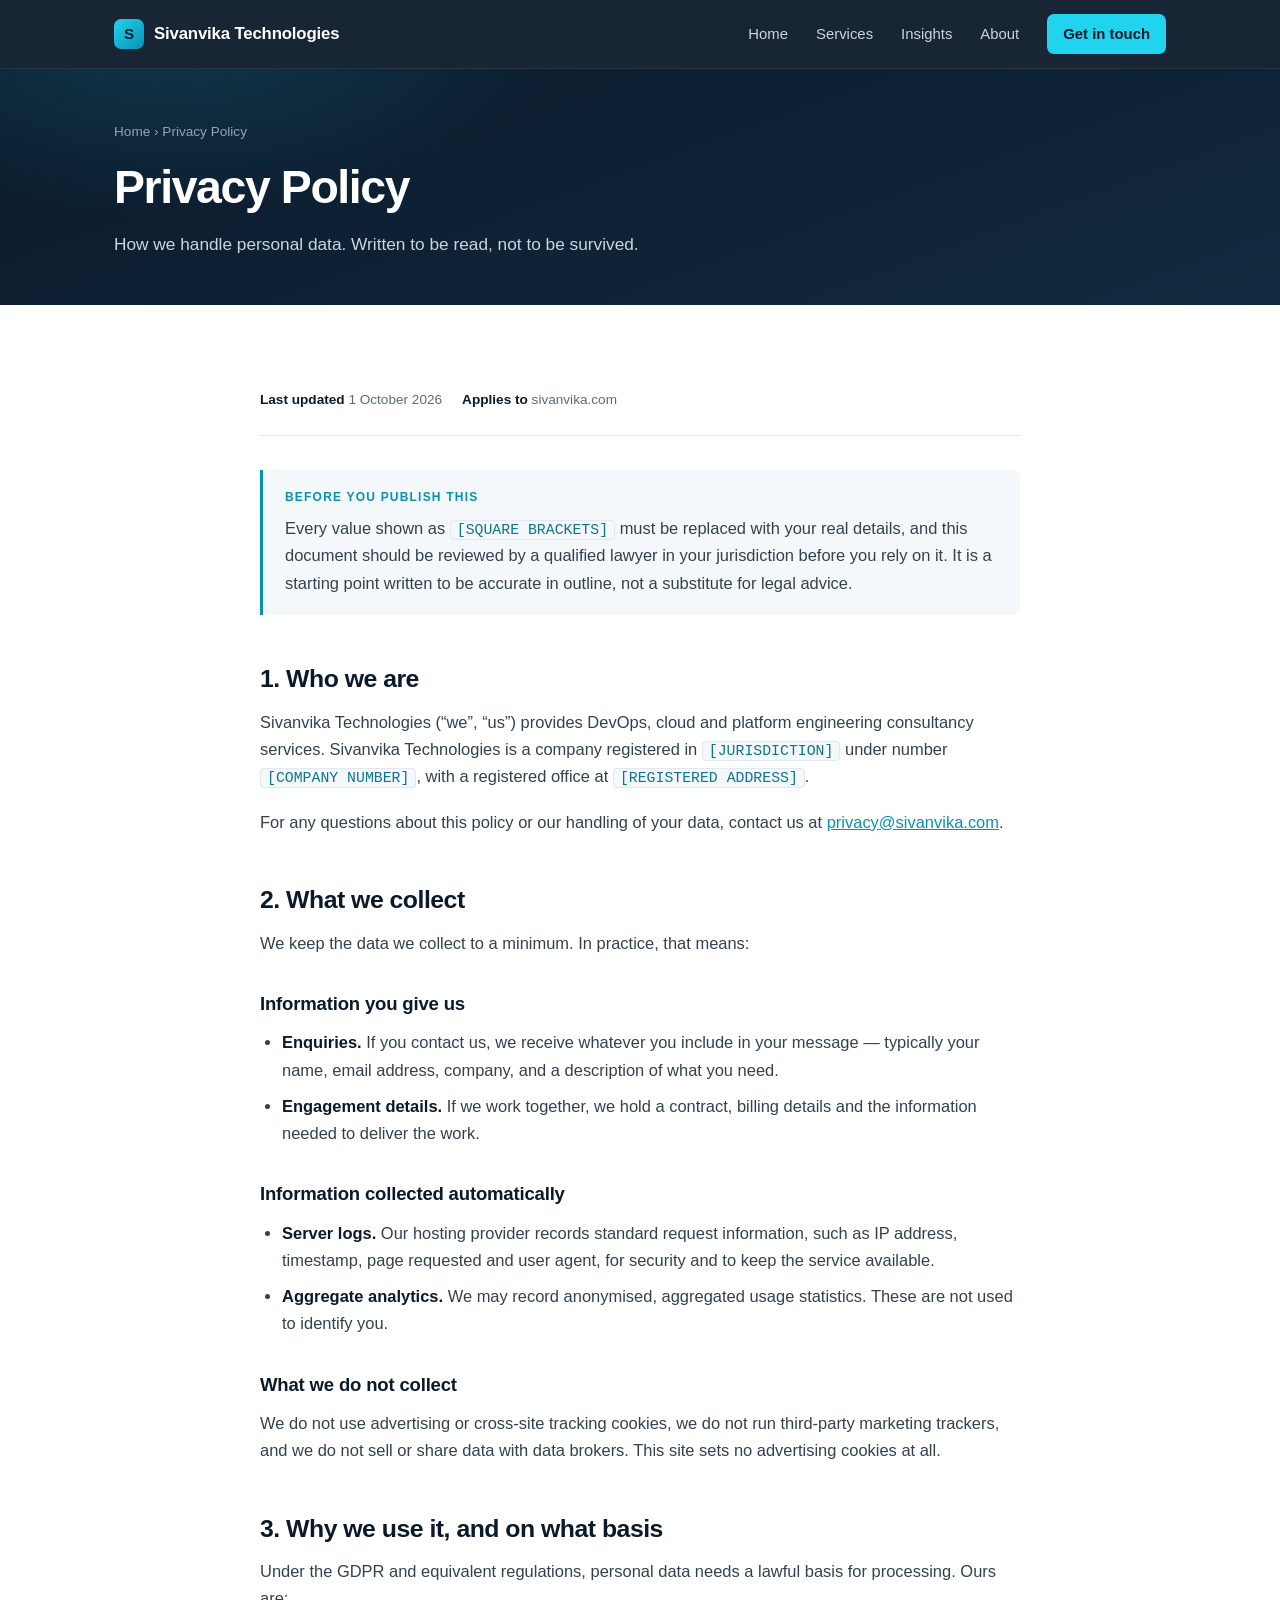
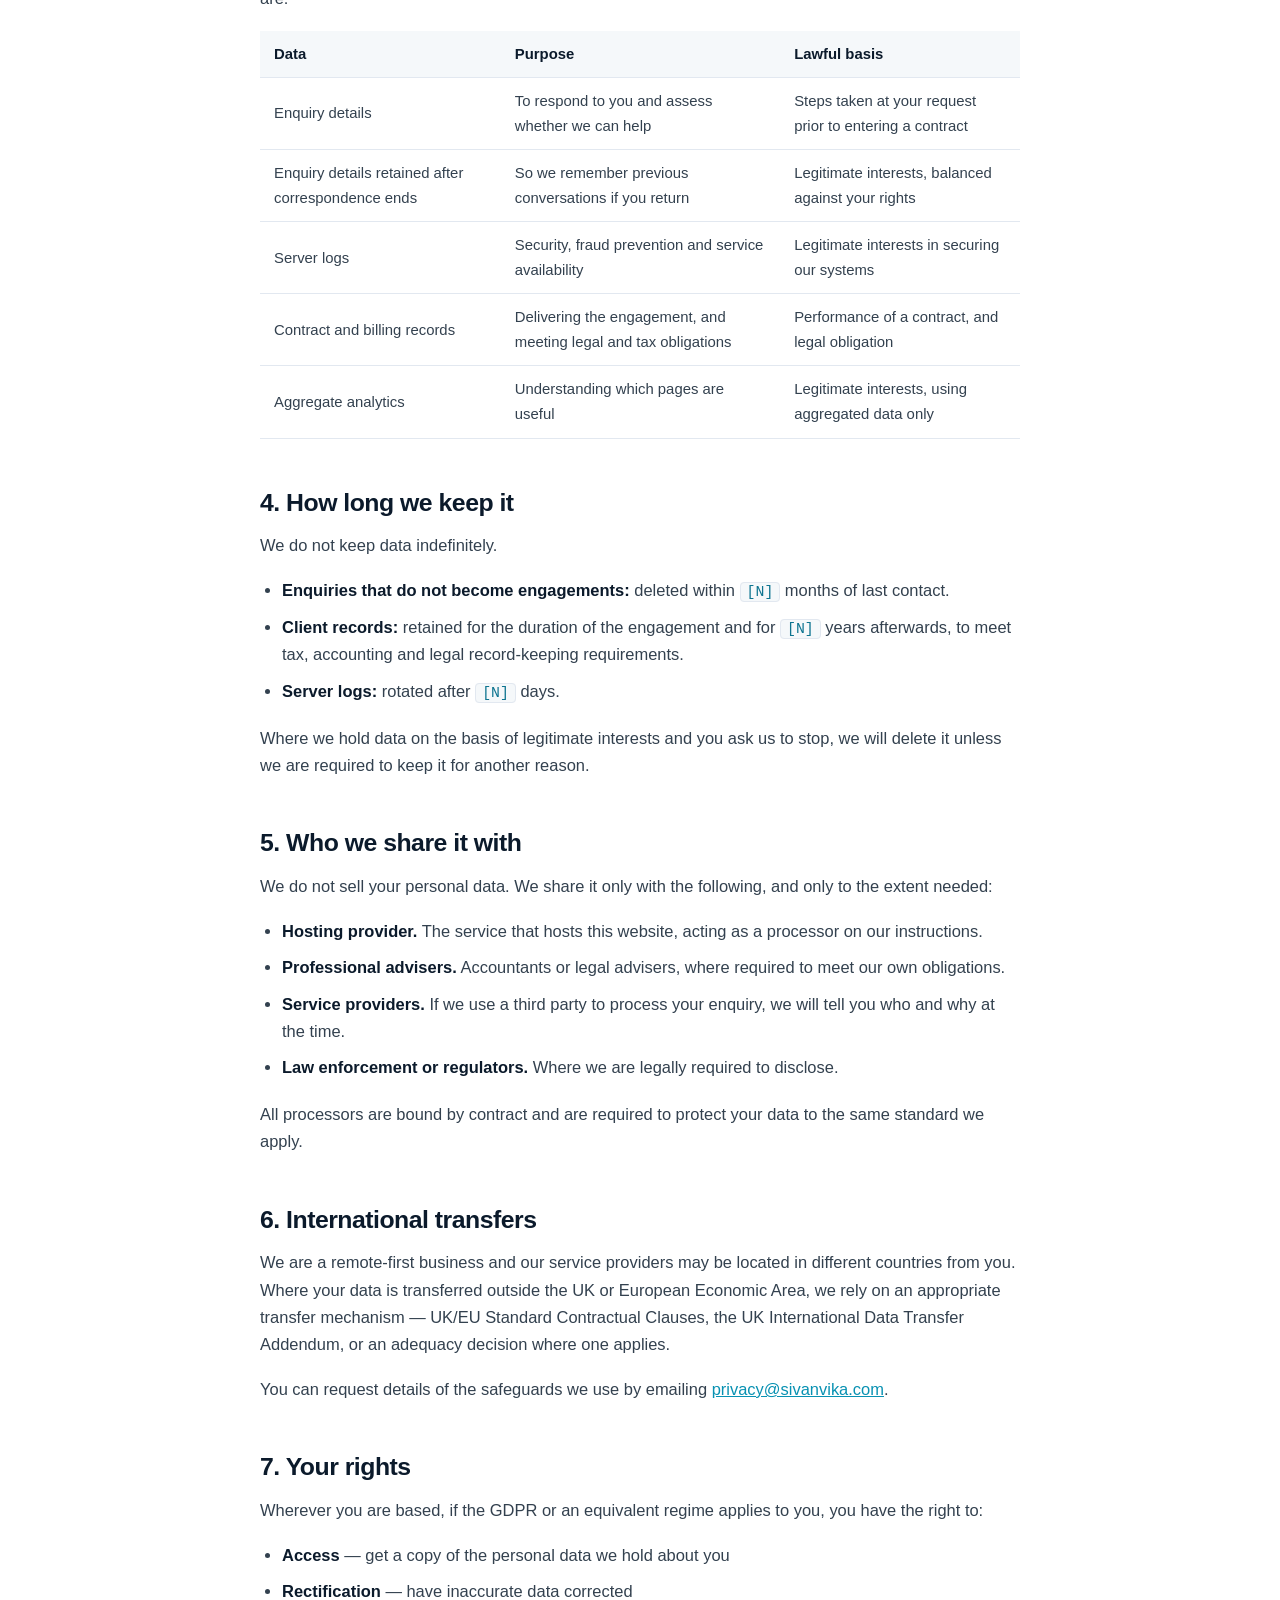
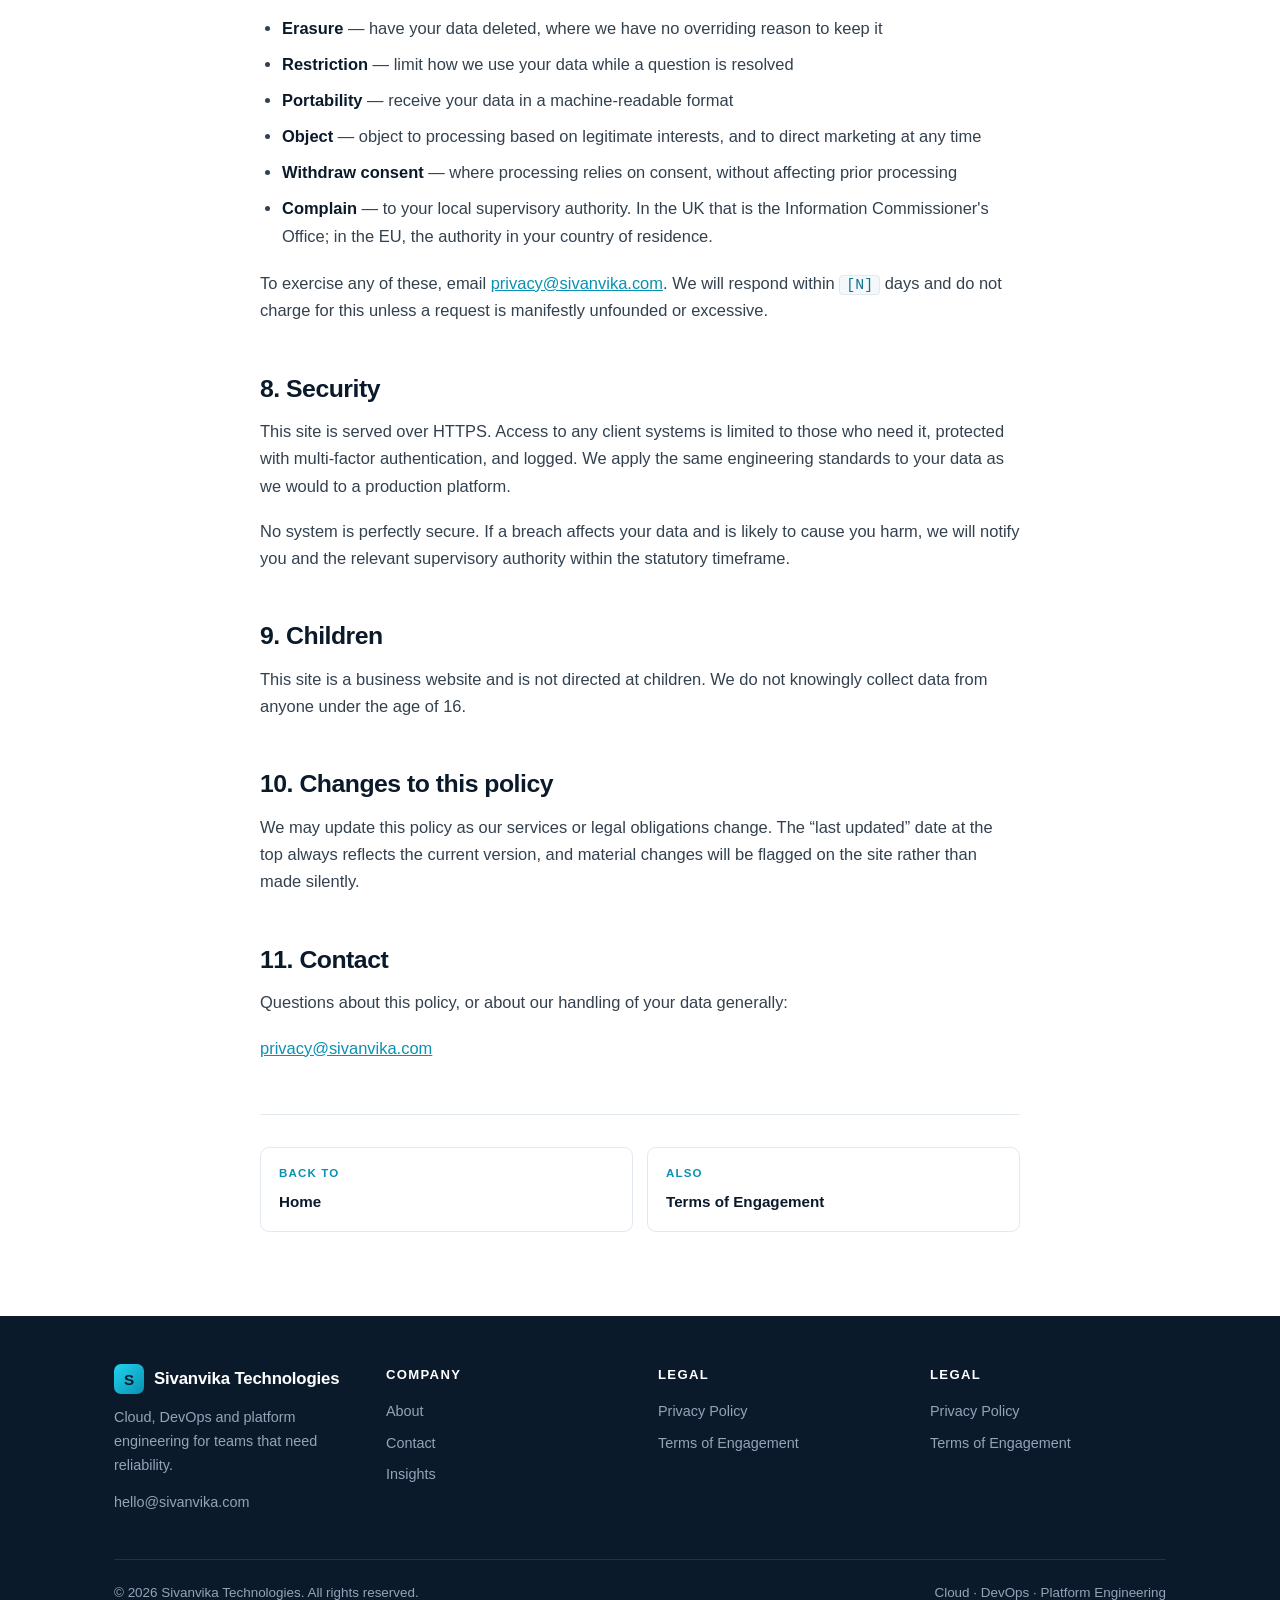
<file: privacy.html>
<!DOCTYPE html>
<html lang="en">
<head>
<meta charset="utf-8">
<meta name="viewport" content="width=device-width, initial-scale=1">
<title>Privacy Policy | Sivanvika Technologies</title>
<meta name="description" content="How Sivanvika Technologies collects, uses and protects personal data, and how to exercise your rights under the GDPR and similar regulations.">
<meta name="robots" content="noindex,follow">
<link rel="canonical" href="https://sivanvika.com/privacy.html">
<link rel="icon" href="favicon.svg" type="image/svg+xml">
<link rel="stylesheet" href="styles.css">
</head>
<body>

<header>
  <div class="wrap nav">
    <a class="brand" href="index.html"><span class="mark">S</span> Sivanvika Technologies</a>
    <button class="burger" aria-label="Toggle menu" onclick="document.querySelector('nav.links').classList.toggle('open')">&#9776;</button>
    <nav class="links">
      <a href="index.html">Home</a>
      <a href="services.html">Services</a>
      <a href="insights.html">Insights</a>
      <a href="about.html">About</a>
      <a href="contact.html" class="cta">Get in touch</a>
    </nav>
  </div>
</header>

<section class="page-head" style="padding:52px 0 46px">
  <div class="wrap">
    <div class="crumbs"><a href="index.html">Home</a> &rsaquo; Privacy Policy</div>
    <h1 style="max-width:none">Privacy Policy</h1>
    <p class="lede">How we handle personal data. Written to be read, not to be survived.</p>
  </div>
</section>

<section>
  <div class="wrap">
    <div class="article-wrap">
      <div class="meta">
        <span><strong>Last updated</strong> <span id="updated">1 October 2026</span></span>
        <span><strong>Applies to</strong> sivanvika.com</span>
      </div>

      <div class="article-body">
        <div class="callout">
          <span class="label">Before you publish this</span>
          <p>Every value shown as <code>[SQUARE BRACKETS]</code> must be replaced with your real details, and this document should be reviewed by a qualified lawyer in your jurisdiction before you rely on it. It is a starting point written to be accurate in outline, not a substitute for legal advice.</p>
        </div>

        <h2>1. Who we are</h2>
        <p>Sivanvika Technologies (&ldquo;we&rdquo;, &ldquo;us&rdquo;) provides DevOps, cloud and platform engineering consultancy services. Sivanvika Technologies is a company registered in <code>[JURISDICTION]</code> under number <code>[COMPANY NUMBER]</code>, with a registered office at <code>[REGISTERED ADDRESS]</code>.</p>
        <p>For any questions about this policy or our handling of your data, contact us at <a href="mailto:privacy@sivanvika.com">privacy@sivanvika.com</a>.</p>

        <h2>2. What we collect</h2>
        <p>We keep the data we collect to a minimum. In practice, that means:</p>

        <h3>Information you give us</h3>
        <ul>
          <li><strong>Enquiries.</strong> If you contact us, we receive whatever you include in your message &mdash; typically your name, email address, company, and a description of what you need.</li>
          <li><strong>Engagement details.</strong> If we work together, we hold a contract, billing details and the information needed to deliver the work.</li>
        </ul>

        <h3>Information collected automatically</h3>
        <ul>
          <li><strong>Server logs.</strong> Our hosting provider records standard request information, such as IP address, timestamp, page requested and user agent, for security and to keep the service available.</li>
          <li><strong>Aggregate analytics.</strong> We may record anonymised, aggregated usage statistics. These are not used to identify you.</li>
        </ul>

        <h3>What we do not collect</h3>
        <p>We do not use advertising or cross-site tracking cookies, we do not run third-party marketing trackers, and we do not sell or share data with data brokers. This site sets no advertising cookies at all.</p>

        <h2>3. Why we use it, and on what basis</h2>
        <p>Under the GDPR and equivalent regulations, personal data needs a lawful basis for processing. Ours are:</p>

        <table>
          <thead>
            <tr><th>Data</th><th>Purpose</th><th>Lawful basis</th></tr>
          </thead>
          <tbody>
            <tr>
              <td>Enquiry details</td>
              <td>To respond to you and assess whether we can help</td>
              <td>Steps taken at your request prior to entering a contract</td>
            </tr>
            <tr>
              <td>Enquiry details retained after correspondence ends</td>
              <td>So we remember previous conversations if you return</td>
              <td>Legitimate interests, balanced against your rights</td>
            </tr>
            <tr>
              <td>Server logs</td>
              <td>Security, fraud prevention and service availability</td>
              <td>Legitimate interests in securing our systems</td>
            </tr>
            <tr>
              <td>Contract and billing records</td>
              <td>Delivering the engagement, and meeting legal and tax obligations</td>
              <td>Performance of a contract, and legal obligation</td>
            </tr>
            <tr>
              <td>Aggregate analytics</td>
              <td>Understanding which pages are useful</td>
              <td>Legitimate interests, using aggregated data only</td>
            </tr>
          </tbody>
        </table>

        <h2>4. How long we keep it</h2>
        <p>We do not keep data indefinitely.</p>
        <ul>
          <li><strong>Enquiries that do not become engagements:</strong> deleted within <code>[N]</code> months of last contact.</li>
          <li><strong>Client records:</strong> retained for the duration of the engagement and for <code>[N]</code> years afterwards, to meet tax, accounting and legal record-keeping requirements.</li>
          <li><strong>Server logs:</strong> rotated after <code>[N]</code> days.</li>
        </ul>
        <p>Where we hold data on the basis of legitimate interests and you ask us to stop, we will delete it unless we are required to keep it for another reason.</p>

        <h2>5. Who we share it with</h2>
        <p>We do not sell your personal data. We share it only with the following, and only to the extent needed:</p>
        <ul>
          <li><strong>Hosting provider.</strong> The service that hosts this website, acting as a processor on our instructions.</li>
          <li><strong>Professional advisers.</strong> Accountants or legal advisers, where required to meet our own obligations.</li>
          <li><strong>Service providers.</strong> If we use a third party to process your enquiry, we will tell you who and why at the time.</li>
          <li><strong>Law enforcement or regulators.</strong> Where we are legally required to disclose.</li>
        </ul>
        <p>All processors are bound by contract and are required to protect your data to the same standard we apply.</p>

        <h2>6. International transfers</h2>
        <p>We are a remote-first business and our service providers may be located in different countries from you. Where your data is transferred outside the UK or European Economic Area, we rely on an appropriate transfer mechanism &mdash; UK/EU Standard Contractual Clauses, the UK International Data Transfer Addendum, or an adequacy decision where one applies.</p>
        <p>You can request details of the safeguards we use by emailing <a href="mailto:privacy@sivanvika.com">privacy@sivanvika.com</a>.</p>

        <h2>7. Your rights</h2>
        <p>Wherever you are based, if the GDPR or an equivalent regime applies to you, you have the right to:</p>
        <ul>
          <li><strong>Access</strong> &mdash; get a copy of the personal data we hold about you</li>
          <li><strong>Rectification</strong> &mdash; have inaccurate data corrected</li>
          <li><strong>Erasure</strong> &mdash; have your data deleted, where we have no overriding reason to keep it</li>
          <li><strong>Restriction</strong> &mdash; limit how we use your data while a question is resolved</li>
          <li><strong>Portability</strong> &mdash; receive your data in a machine-readable format</li>
          <li><strong>Object</strong> &mdash; object to processing based on legitimate interests, and to direct marketing at any time</li>
          <li><strong>Withdraw consent</strong> &mdash; where processing relies on consent, without affecting prior processing</li>
          <li><strong>Complain</strong> &mdash; to your local supervisory authority. In the UK that is the Information Commissioner's Office; in the EU, the authority in your country of residence.</li>
        </ul>
        <p>To exercise any of these, email <a href="mailto:privacy@sivanvika.com">privacy@sivanvika.com</a>. We will respond within <code>[N]</code> days and do not charge for this unless a request is manifestly unfounded or excessive.</p>

        <h2>8. Security</h2>
        <p>This site is served over HTTPS. Access to any client systems is limited to those who need it, protected with multi-factor authentication, and logged. We apply the same engineering standards to your data as we would to a production platform.</p>
        <p>No system is perfectly secure. If a breach affects your data and is likely to cause you harm, we will notify you and the relevant supervisory authority within the statutory timeframe.</p>

        <h2>9. Children</h2>
        <p>This site is a business website and is not directed at children. We do not knowingly collect data from anyone under the age of 16.</p>

        <h2>10. Changes to this policy</h2>
        <p>We may update this policy as our services or legal obligations change. The &ldquo;last updated&rdquo; date at the top always reflects the current version, and material changes will be flagged on the site rather than made silently.</p>

        <h2>11. Contact</h2>
        <p>Questions about this policy, or about our handling of your data generally:</p>
        <p><a href="mailto:privacy@sivanvika.com">privacy@sivanvika.com</a></p>
      </div>

      <div class="article-nav">
        <a href="index.html">
          <span class="kind">Back to</span>
          <span class="title">Home</span>
        </a>
        <a href="terms.html">
          <span class="kind">Also</span>
          <span class="title">Terms of Engagement</span>
        </a>
      </div>
    </div>
  </div>
</section>

<footer>
  <div class="wrap">
    <div class="foot-grid">
      <div>
        <a class="brand" href="index.html"><span class="mark">S</span> Sivanvika Technologies</a>
        <p style="margin:0;max-width:30ch">Cloud, DevOps and platform engineering for teams that need reliability.</p>
        <p style="margin:14px 0 0"><a href="mailto:hello@sivanvika.com">hello@sivanvika.com</a></p>
      </div>
      <div>
        <h4>Company</h4>
        <a href="about.html">About</a>
        <a href="contact.html">Contact</a>
        <a href="insights.html">Insights</a>
      </div>
      <div>
        <h4>Legal</h4>
        <a href="privacy.html">Privacy Policy</a>
        <a href="terms.html">Terms of Engagement</a>
      </div>
      <div>
        <h4>Legal</h4>
        <a href="privacy.html">Privacy Policy</a>
        <a href="terms.html">Terms of Engagement</a>
      </div>
    </div>
    <div class="foot-bottom">
      <span>&copy; <span id="year">2026</span> Sivanvika Technologies. All rights reserved.</span>
      <span>Cloud &middot; DevOps &middot; Platform Engineering</span>
    </div>
  </div>
</footer>

<script>document.getElementById('year').textContent = new Date().getFullYear();</script>
</body>
</html>
</file>
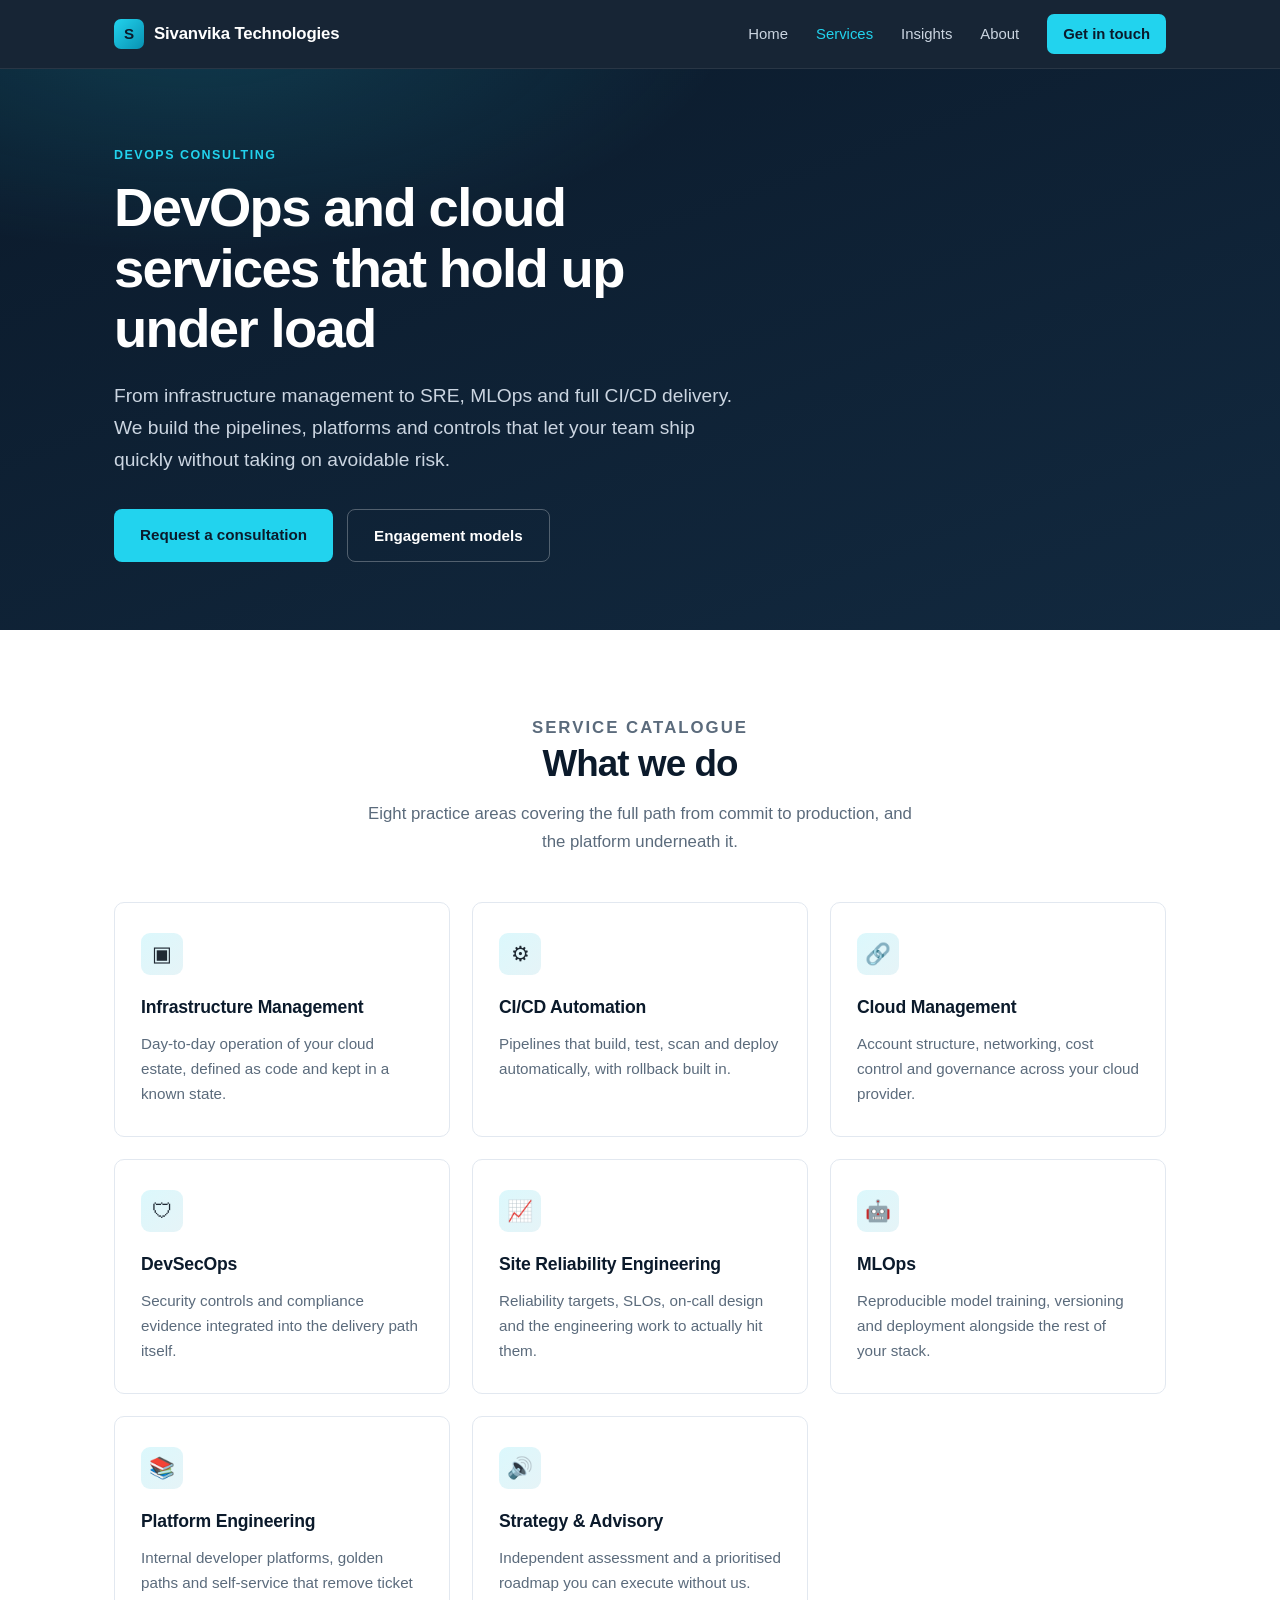
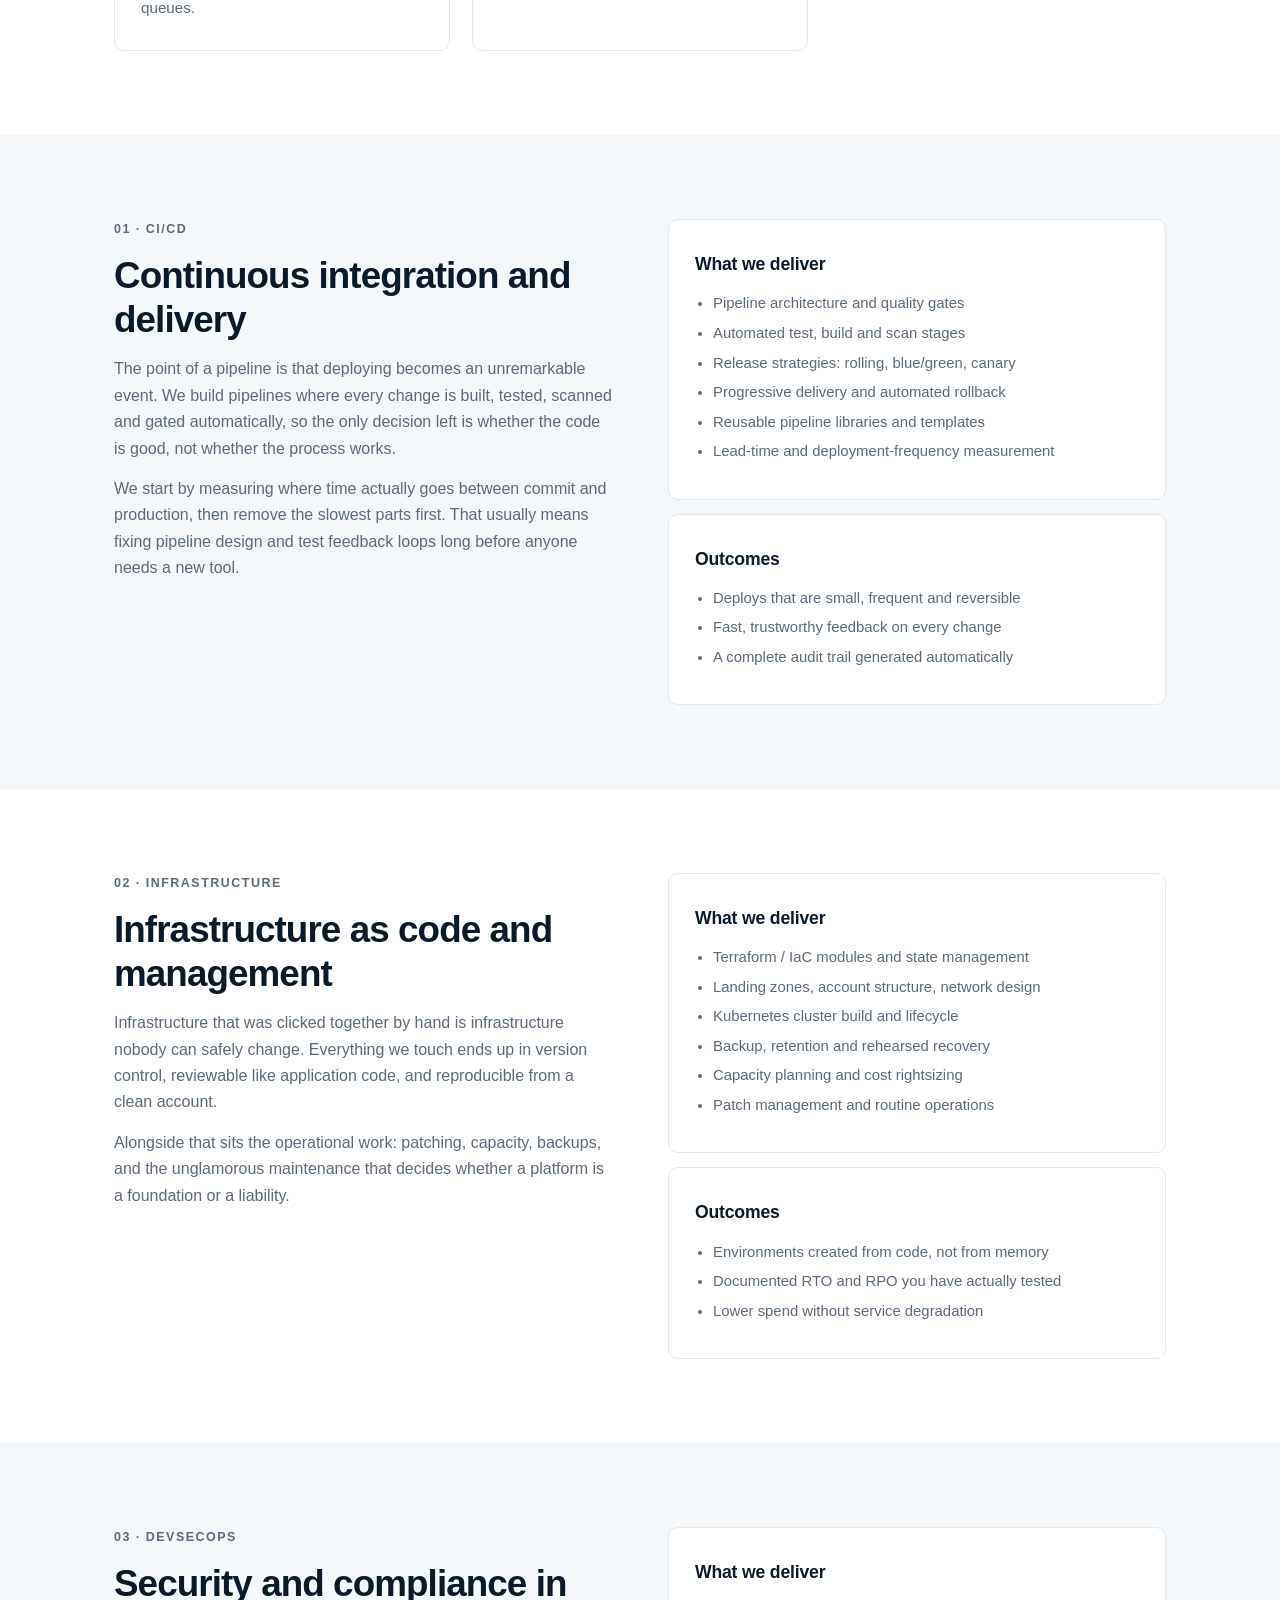
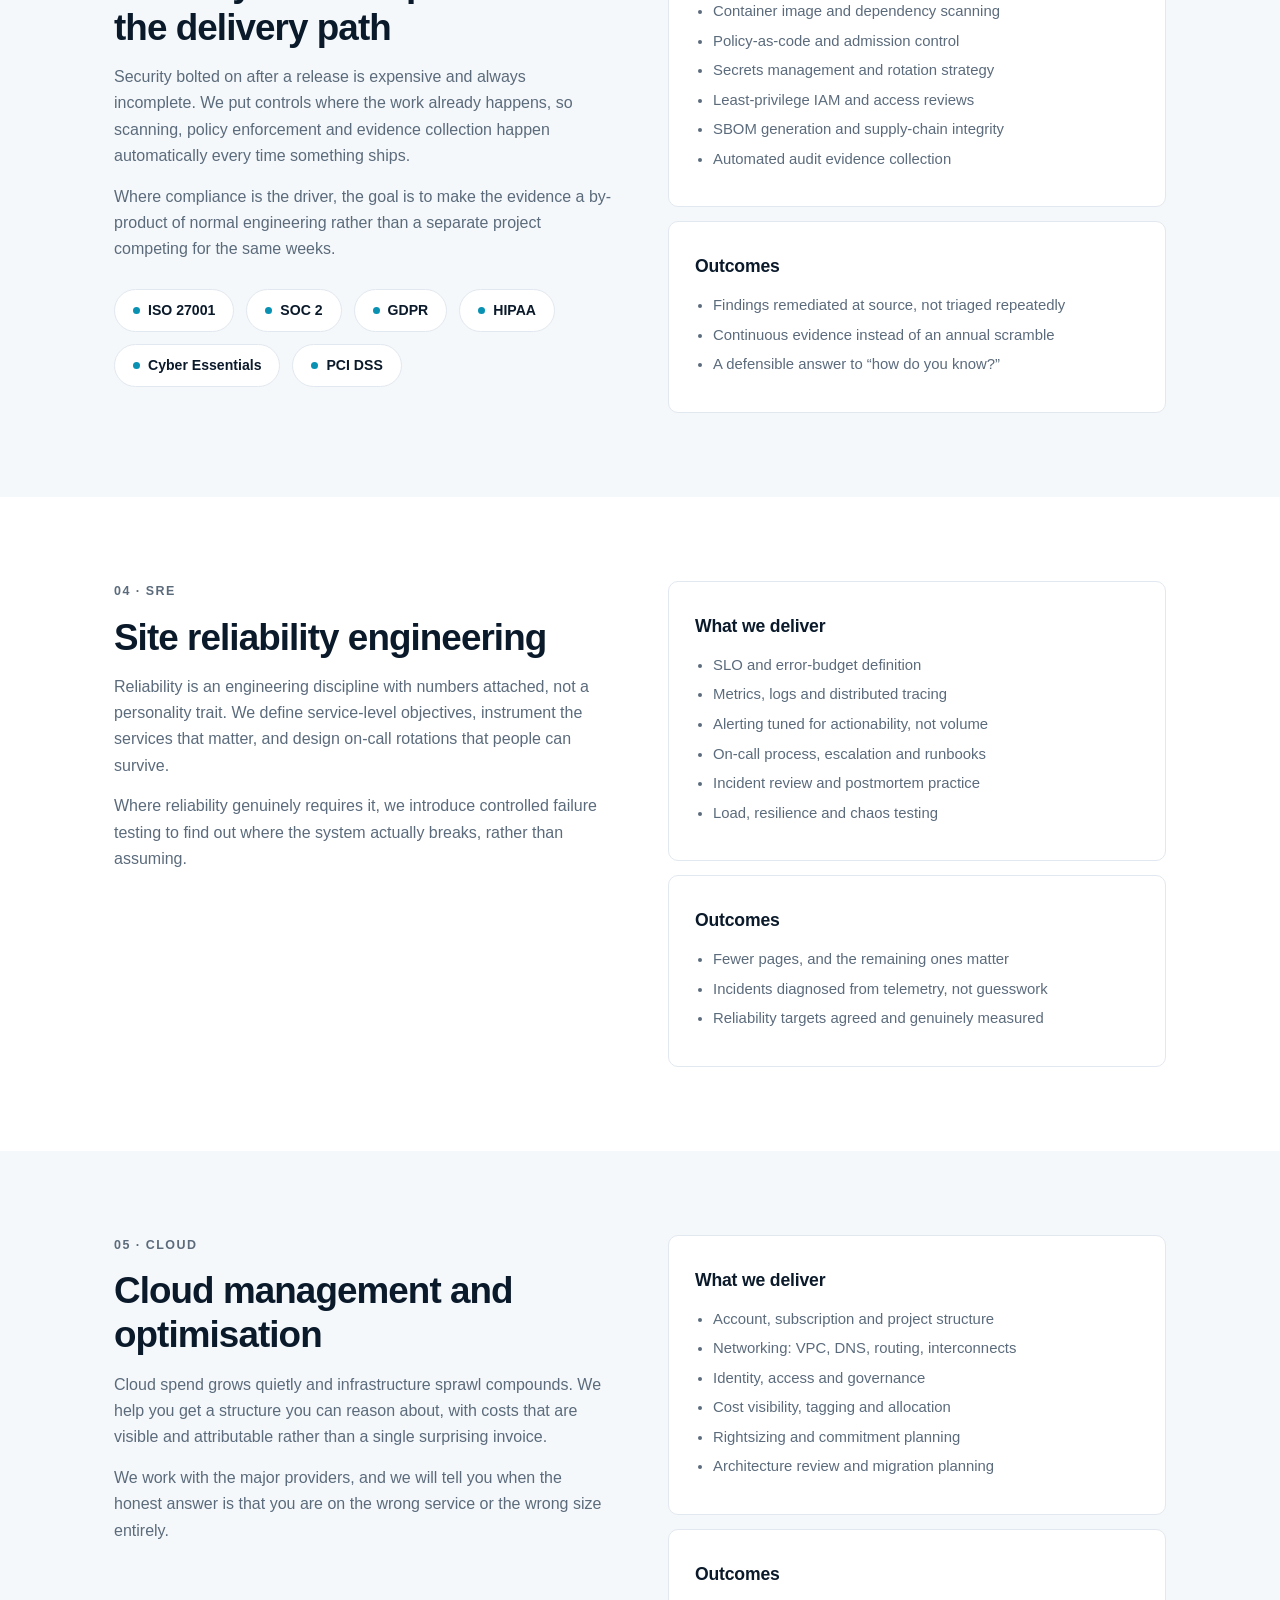
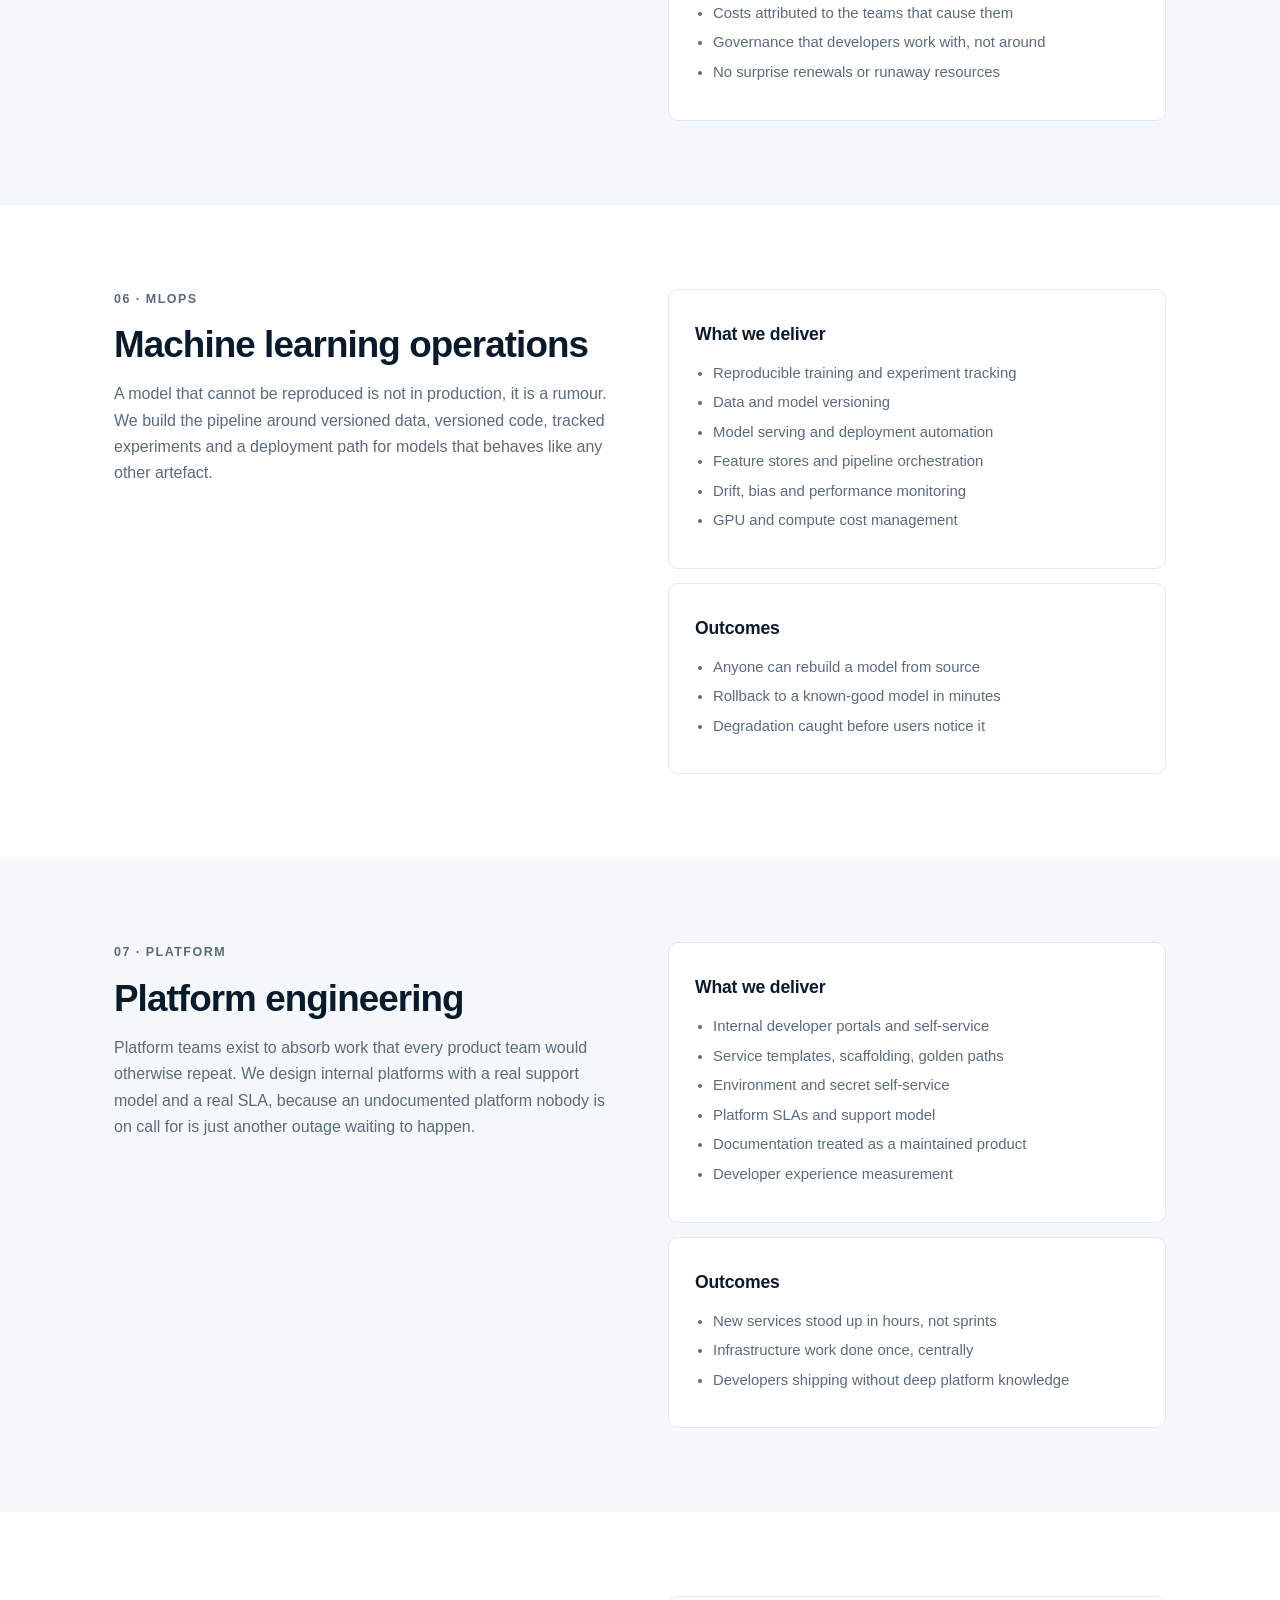
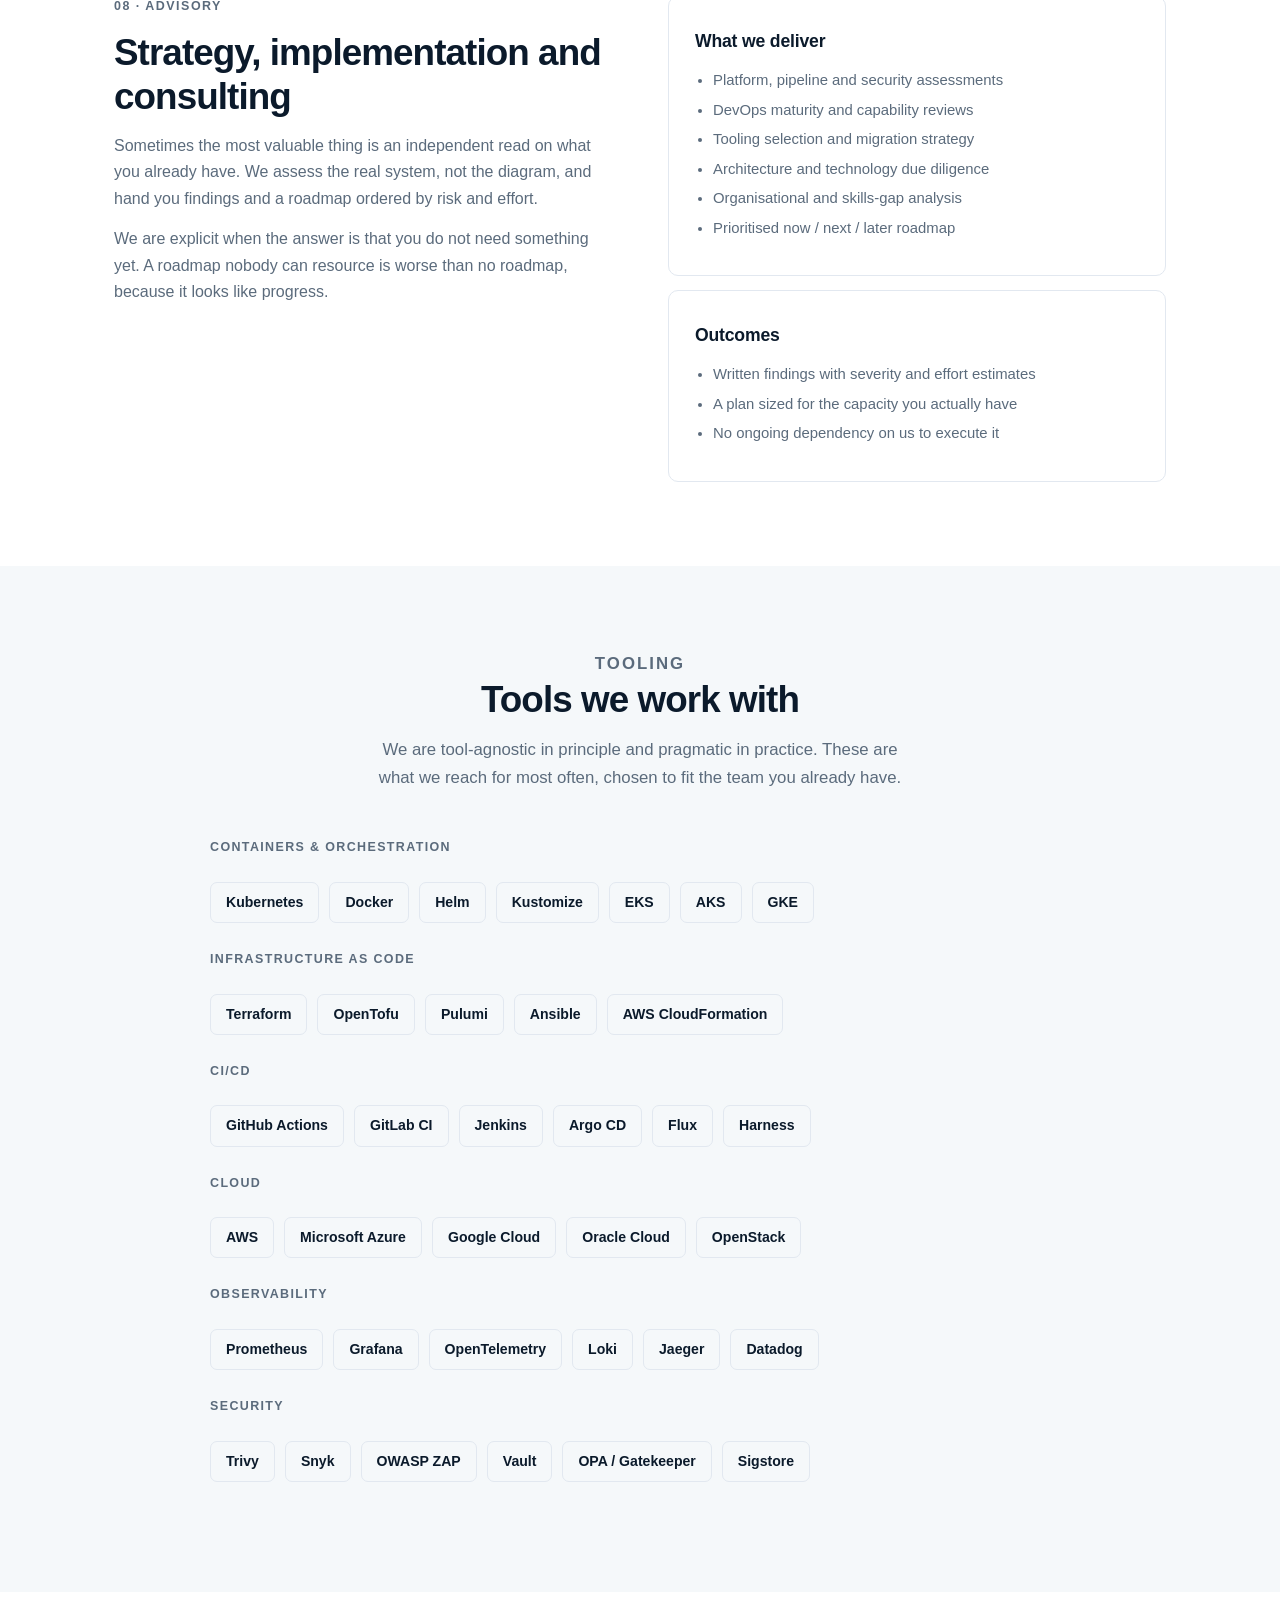
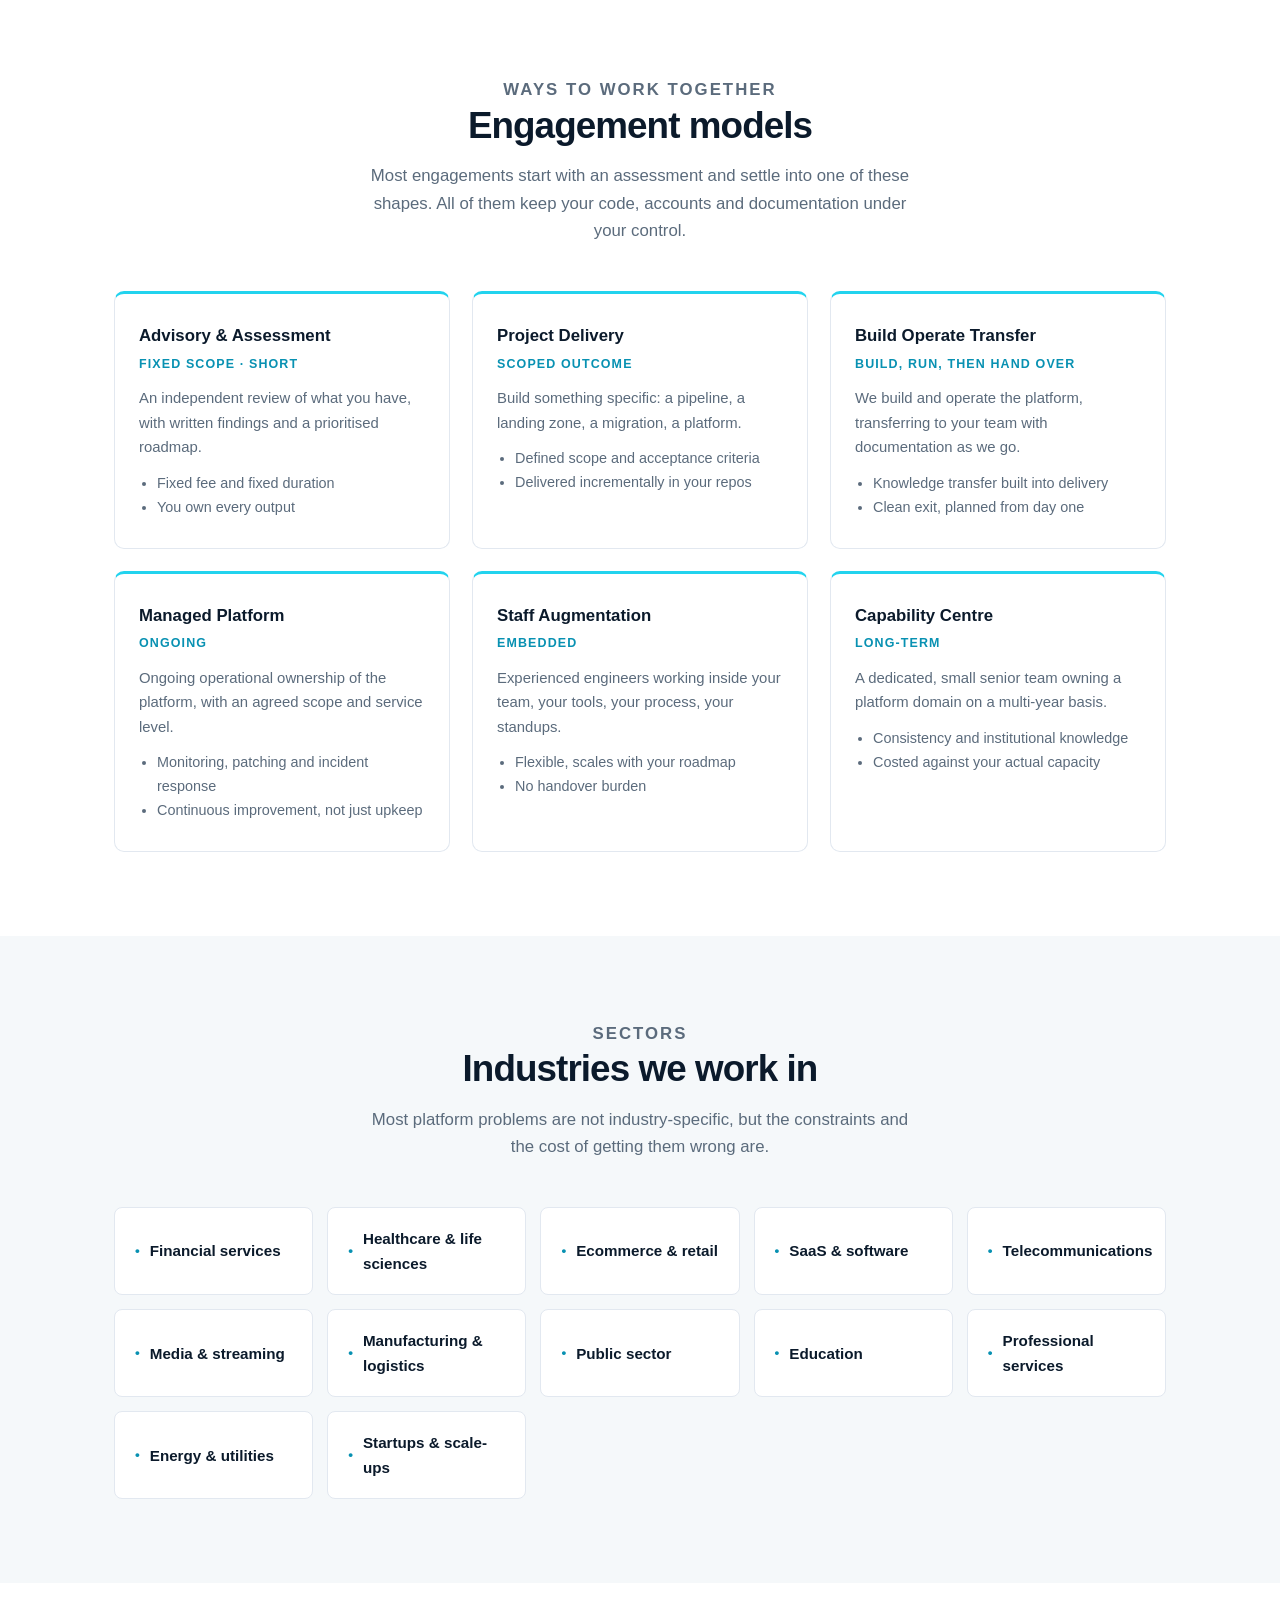
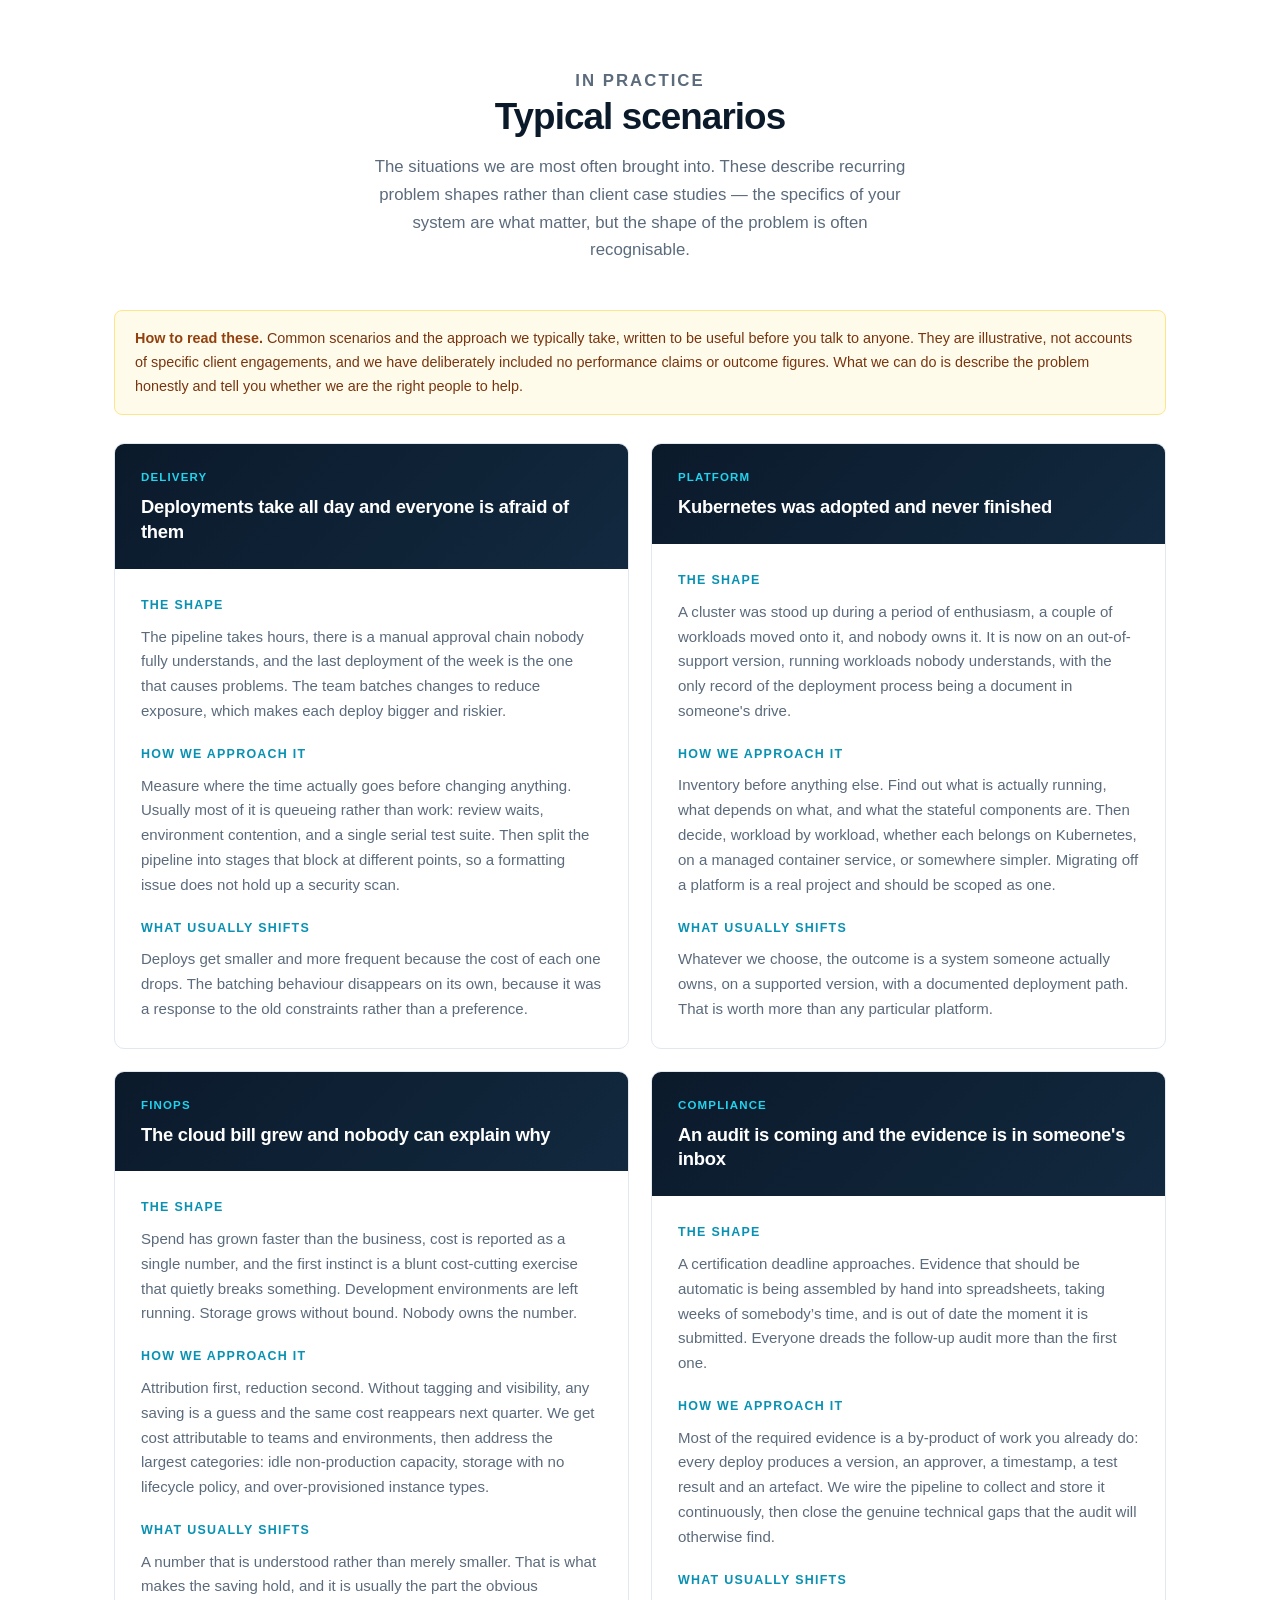
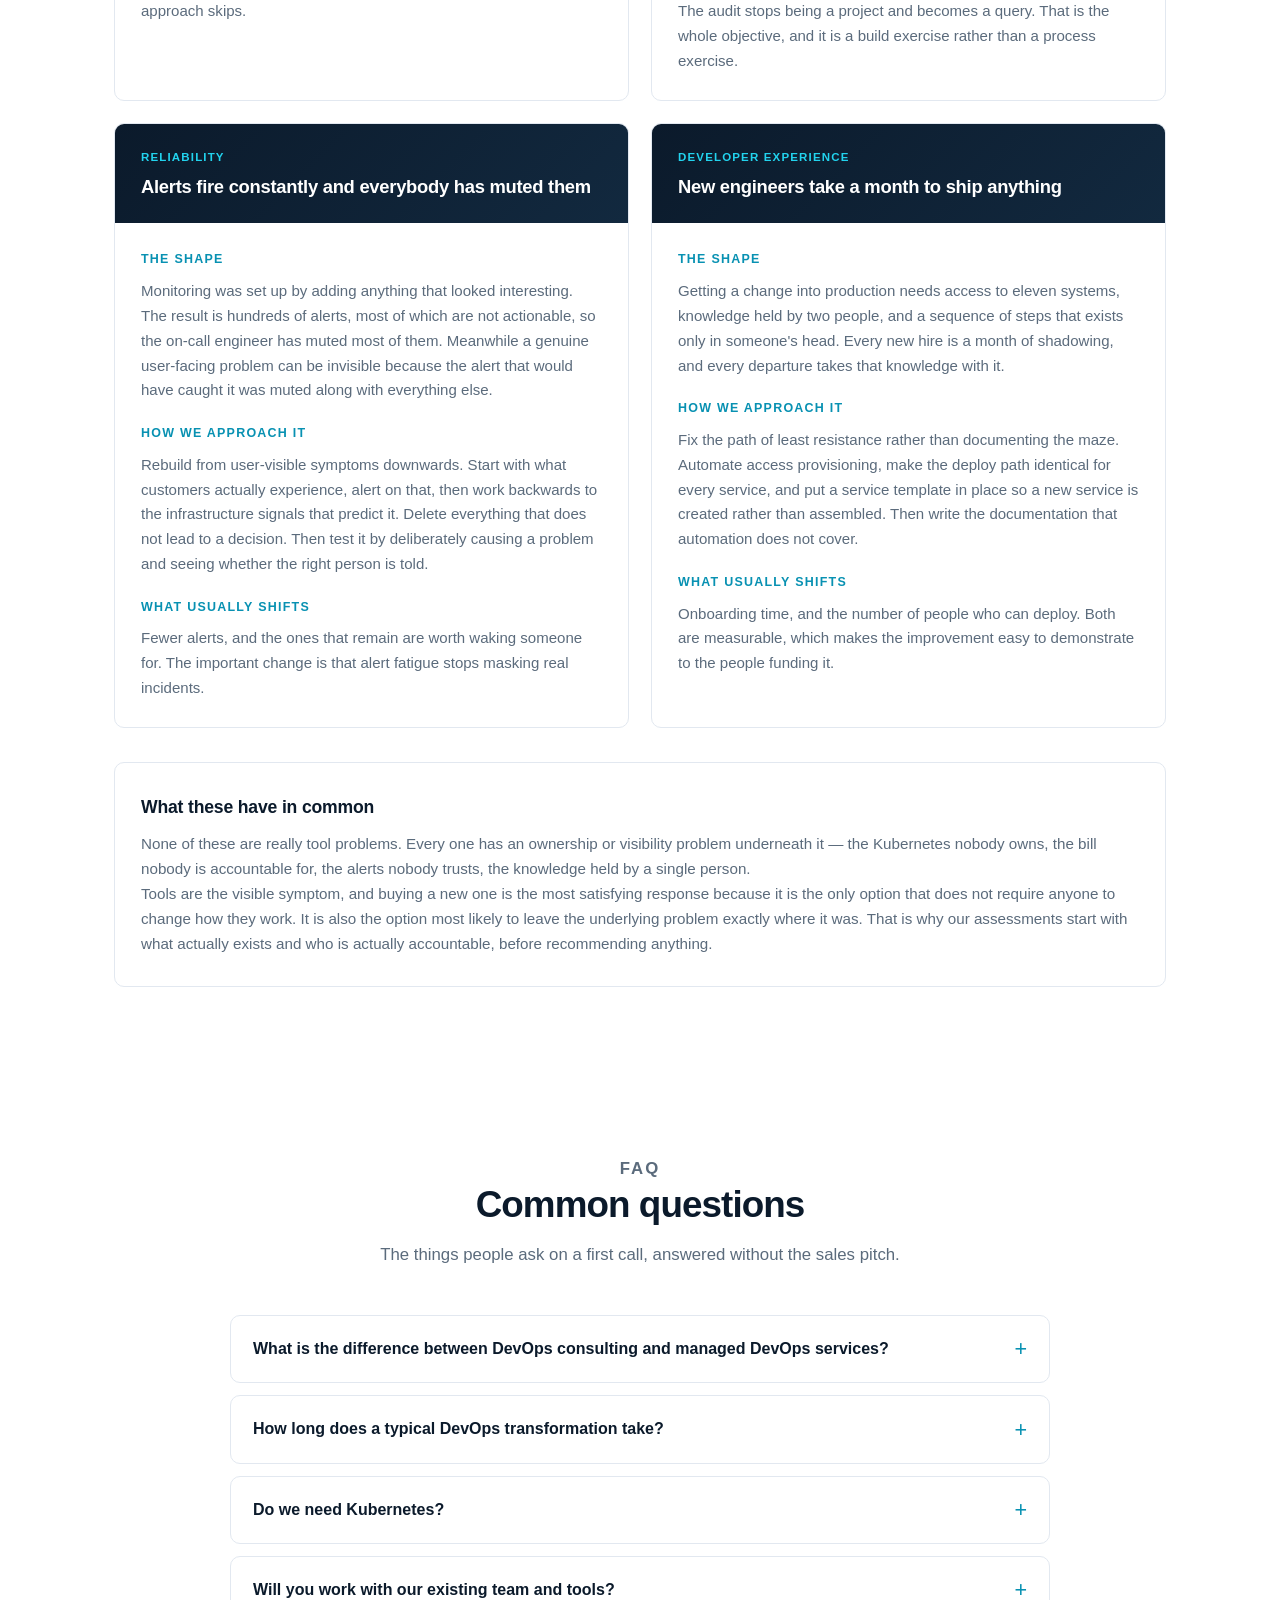
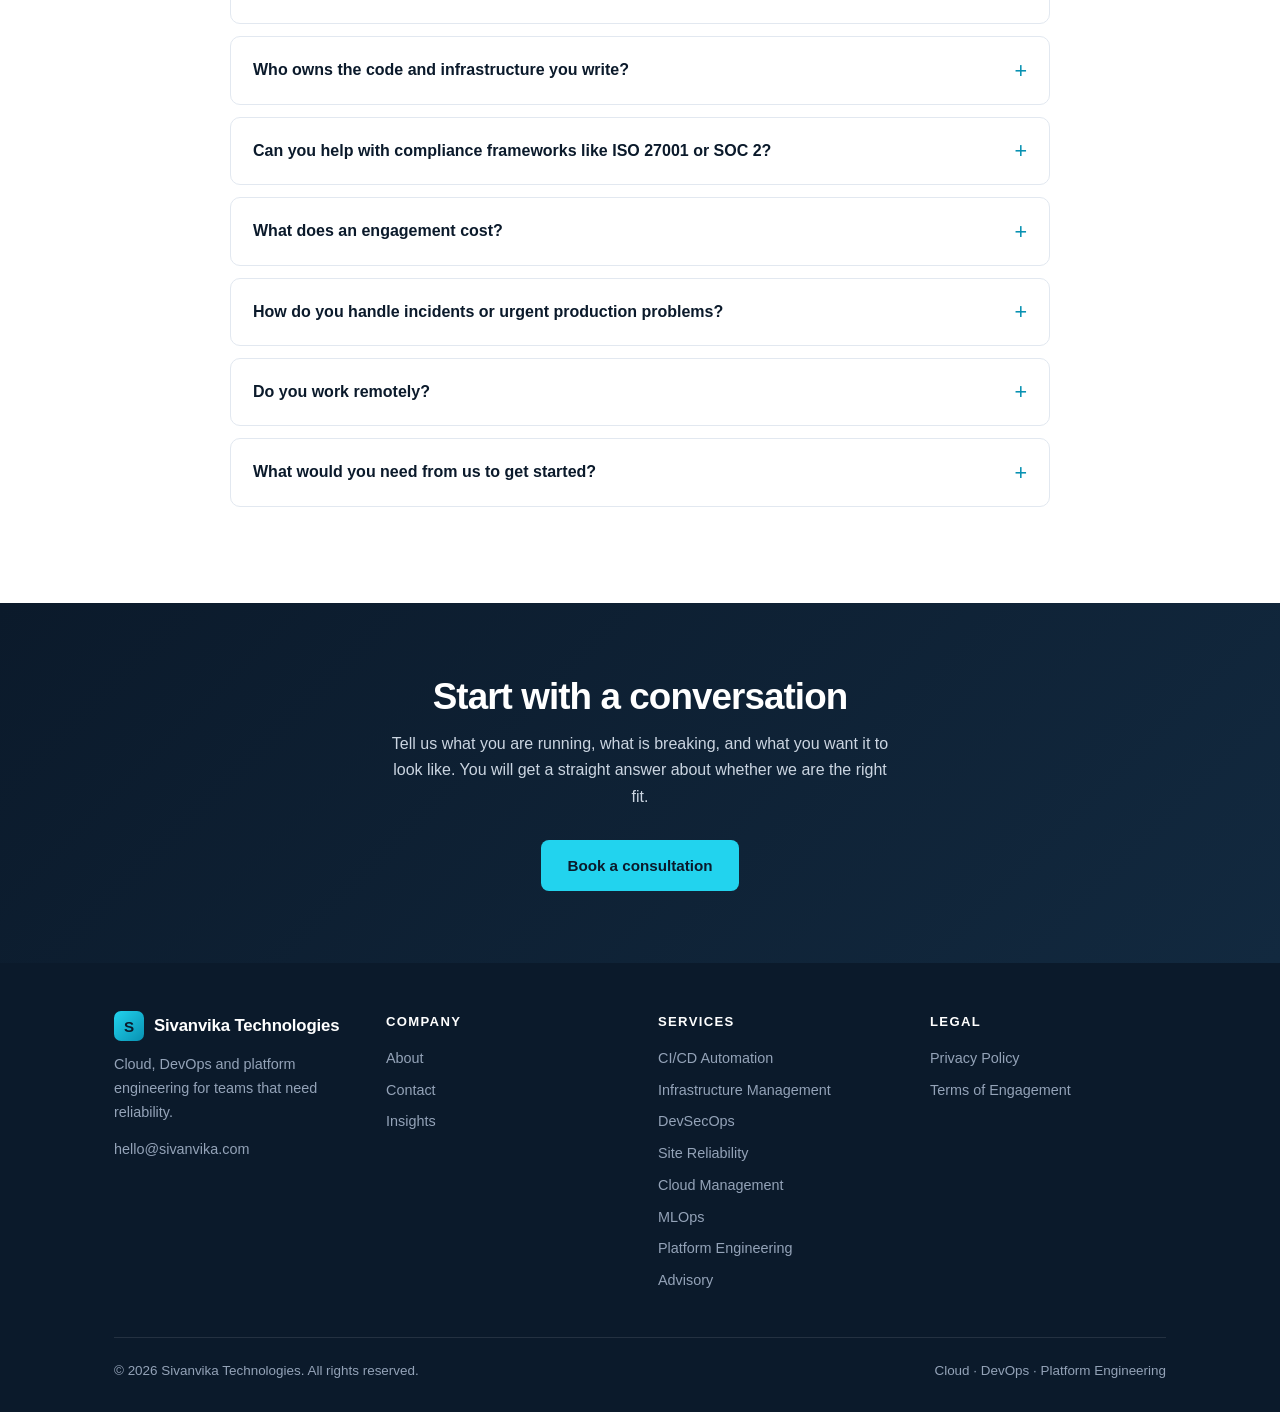
<file: services.html>
<!DOCTYPE html>
<html lang="en">
<head>
<meta charset="utf-8">
<meta name="viewport" content="width=device-width, initial-scale=1">
<title>DevOps Consulting &amp; Cloud Services | Sivanvika Technologies</title>
<meta name="description" content="DevOps consulting, cloud infrastructure, CI/CD automation, DevSecOps, MLOps and site reliability engineering services from Sivanvika Technologies.">
<link rel="canonical" href="https://sivanvika.com/services.html">
<link rel="icon" href="favicon.svg" type="image/svg+xml">
<link rel="stylesheet" href="styles.css">
<script type="application/ld+json">
{
  "@context": "https://schema.org",
  "@type": "FAQPage",
  "mainEntity": [
    {
      "@type": "Question",
      "name": "What is the difference between DevOps consulting and managed DevOps services?",
      "acceptedAnswer": { "@type": "Answer", "text": "Consulting is advisory: we assess what you have, design the approach, select tooling and help you decide what to build. Managed services are operational: ongoing responsibility for running the platform, maintaining pipelines, handling incidents and continuously improving it. Most engagements start as consulting and move to managed once the foundation is stable." }
    },
    {
      "@type": "Question",
      "name": "How long does a typical DevOps transformation take?",
      "acceptedAnswer": { "@type": "Answer", "text": "It depends on what exists already. A single pipeline or landing zone is often weeks. A full platform transformation across multiple teams and environments is typically months, and is better delivered in phases than as one big-bang programme." }
    },
    {
      "@type": "Question",
      "name": "Do we need Kubernetes?",
      "acceptedAnswer": { "@type": "Answer", "text": "Often no. Kubernetes is a significant operational commitment, and for many workloads managed platforms, serverless or plain infrastructure as code are the better answer." }
    },
    {
      "@type": "Question",
      "name": "Who owns the code and infrastructure you write?",
      "acceptedAnswer": { "@type": "Answer", "text": "You do, without exception. Work lands in your repositories, under your cloud accounts, with your licences. We do not depend on ongoing fees for you to keep operating what we built." }
    },
    {
      "@type": "Question",
      "name": "Can you help with compliance frameworks like ISO 27001 or SOC 2?",
      "acceptedAnswer": { "@type": "Answer", "text": "Yes. We build the technical controls and automate the evidence collection these frameworks require, working alongside whoever runs your formal audit. We engineer the controls and evidence, we are not the body that certifies you." }
    },
    {
      "@type": "Question",
      "name": "What does an engagement cost?",
      "acceptedAnswer": { "@type": "Answer", "text": "Assessments are typically a fixed fee with a defined scope. Delivery work is scoped and priced against a defined outcome, and ongoing managed work is priced monthly. We give you a real number after understanding the environment." }
    },
    {
      "@type": "Question",
      "name": "Do you work remotely?",
      "acceptedAnswer": { "@type": "Answer", "text": "Yes. We work remotely as standard and collaborate in your repositories, your chat and your tooling. On-site attendance can be arranged where it genuinely helps." }
    },
    {
      "@type": "Question",
      "name": "What would you need from us to get started?",
      "acceptedAnswer": { "@type": "Answer", "text": "Read access to the systems in question, someone technical who can answer questions, and honesty about constraints. A first conversation is useful, but it is not a prerequisite for us looking at the problem." }
    }
  ]
}
</script>
</head>
<body>

<header>
  <div class="wrap nav">
    <a class="brand" href="index.html"><span class="mark">S</span> Sivanvika Technologies</a>
    <button class="burger" aria-label="Toggle menu" onclick="document.querySelector('nav.links').classList.toggle('open')">&#9776;</button>
        <nav class="links">
      <a href="index.html">Home</a>
      <a href="services.html" class="active">Services</a>
      <a href="insights.html">Insights</a>
      <a href="about.html">About</a>
      <a href="contact.html" class="cta">Get in touch</a>
    </nav>
  </div>
</header>

<section class="hero" style="padding:76px 0 68px">
  <div class="wrap">
    <p class="eyebrow" style="color:var(--accent)">DevOps consulting</p>
    <h1 style="max-width:20ch">DevOps and cloud services that hold up under load</h1>
    <p class="lede">From infrastructure management to SRE, MLOps and full CI/CD delivery. We build the pipelines, platforms and controls that let your team ship quickly without taking on avoidable risk.</p>
    <div class="hero-actions">
      <a class="btn btn-primary" href="contact.html">Request a consultation</a>
      <a class="btn btn-ghost" href="#engagement">Engagement models</a>
    </div>
  </div>
</section>

<section>
  <div class="wrap">
    <div class="section-head center">
      <p class="eyebrow">Service catalogue</p>
      <h2>What we do</h2>
      <p>Eight practice areas covering the full path from commit to production, and the platform underneath it.</p>
    </div>

    <div class="grid">
      <div class="card">
        <div class="icon">&#9635;</div>
        <h3>Infrastructure Management</h3>
        <p>Day-to-day operation of your cloud estate, defined as code and kept in a known state.</p>
      </div>
      <div class="card">
        <div class="icon">&#9881;</div>
        <h3>CI/CD Automation</h3>
        <p>Pipelines that build, test, scan and deploy automatically, with rollback built in.</p>
      </div>
      <div class="card">
        <div class="icon">&#128279;</div>
        <h3>Cloud Management</h3>
        <p>Account structure, networking, cost control and governance across your cloud provider.</p>
      </div>
      <div class="card">
        <div class="icon">&#128737;</div>
        <h3>DevSecOps</h3>
        <p>Security controls and compliance evidence integrated into the delivery path itself.</p>
      </div>
      <div class="card">
        <div class="icon">&#128200;</div>
        <h3>Site Reliability Engineering</h3>
        <p>Reliability targets, SLOs, on-call design and the engineering work to actually hit them.</p>
      </div>
      <div class="card">
        <div class="icon">&#129302;</div>
        <h3>MLOps</h3>
        <p>Reproducible model training, versioning and deployment alongside the rest of your stack.</p>
      </div>
      <div class="card">
        <div class="icon">&#128218;</div>
        <h3>Platform Engineering</h3>
        <p>Internal developer platforms, golden paths and self-service that remove ticket queues.</p>
      </div>
      <div class="card">
        <div class="icon">&#128266;</div>
        <h3>Strategy &amp; Advisory</h3>
        <p>Independent assessment and a prioritised roadmap you can execute without us.</p>
      </div>
    </div>
  </div>
</section>

<section class="alt" id="automation">
  <div class="wrap">
    <div class="split">
      <div class="prose">
        <p class="eyebrow">01 &middot; CI/CD</p>
        <h2>Continuous integration and delivery</h2>
        <p>The point of a pipeline is that deploying becomes an unremarkable event. We build pipelines where every change is built, tested, scanned and gated automatically, so the only decision left is whether the code is good, not whether the process works.</p>
        <p>We start by measuring where time actually goes between commit and production, then remove the slowest parts first. That usually means fixing pipeline design and test feedback loops long before anyone needs a new tool.</p>
      </div>
      <div>
        <div class="card">
          <h3>What we deliver</h3>
          <ul>
            <li>Pipeline architecture and quality gates</li>
            <li>Automated test, build and scan stages</li>
            <li>Release strategies: rolling, blue/green, canary</li>
            <li>Progressive delivery and automated rollback</li>
            <li>Reusable pipeline libraries and templates</li>
            <li>Lead-time and deployment-frequency measurement</li>
          </ul>
        </div>
        <div class="card" style="margin-top:14px">
          <h3>Outcomes</h3>
          <ul>
            <li>Deploys that are small, frequent and reversible</li>
            <li>Fast, trustworthy feedback on every change</li>
            <li>A complete audit trail generated automatically</li>
          </ul>
        </div>
      </div>
    </div>
  </div>
</section>

<section id="infrastructure">
  <div class="wrap">
    <div class="split">
      <div class="prose">
        <p class="eyebrow">02 &middot; Infrastructure</p>
        <h2>Infrastructure as code and management</h2>
        <p>Infrastructure that was clicked together by hand is infrastructure nobody can safely change. Everything we touch ends up in version control, reviewable like application code, and reproducible from a clean account.</p>
        <p>Alongside that sits the operational work: patching, capacity, backups, and the unglamorous maintenance that decides whether a platform is a foundation or a liability.</p>
      </div>
      <div>
        <div class="card">
          <h3>What we deliver</h3>
          <ul>
            <li>Terraform / IaC modules and state management</li>
            <li>Landing zones, account structure, network design</li>
            <li>Kubernetes cluster build and lifecycle</li>
            <li>Backup, retention and rehearsed recovery</li>
            <li>Capacity planning and cost rightsizing</li>
            <li>Patch management and routine operations</li>
          </ul>
        </div>
        <div class="card" style="margin-top:14px">
          <h3>Outcomes</h3>
          <ul>
            <li>Environments created from code, not from memory</li>
            <li>Documented RTO and RPO you have actually tested</li>
            <li>Lower spend without service degradation</li>
          </ul>
        </div>
      </div>
    </div>
  </div>
</section>

<section class="alt" id="devsecops">
  <div class="wrap">
    <div class="split">
      <div class="prose">
        <p class="eyebrow">03 &middot; DevSecOps</p>
        <h2>Security and compliance in the delivery path</h2>
        <p>Security bolted on after a release is expensive and always incomplete. We put controls where the work already happens, so scanning, policy enforcement and evidence collection happen automatically every time something ships.</p>
        <p>Where compliance is the driver, the goal is to make the evidence a by-product of normal engineering rather than a separate project competing for the same weeks.</p>
        <div class="badges">
          <span class="badge"><span class="dot"></span>ISO 27001</span>
          <span class="badge"><span class="dot"></span>SOC 2</span>
          <span class="badge"><span class="dot"></span>GDPR</span>
          <span class="badge"><span class="dot"></span>HIPAA</span>
          <span class="badge"><span class="dot"></span>Cyber Essentials</span>
          <span class="badge"><span class="dot"></span>PCI DSS</span>
        </div>
      </div>
      <div>
        <div class="card">
          <h3>What we deliver</h3>
          <ul>
            <li>Container image and dependency scanning</li>
            <li>Policy-as-code and admission control</li>
            <li>Secrets management and rotation strategy</li>
            <li>Least-privilege IAM and access reviews</li>
            <li>SBOM generation and supply-chain integrity</li>
            <li>Automated audit evidence collection</li>
          </ul>
        </div>
        <div class="card" style="margin-top:14px">
          <h3>Outcomes</h3>
          <ul>
            <li>Findings remediated at source, not triaged repeatedly</li>
            <li>Continuous evidence instead of an annual scramble</li>
            <li>A defensible answer to &ldquo;how do you know?&rdquo;</li>
          </ul>
        </div>
      </div>
    </div>
  </div>
</section>

<section id="sre">
  <div class="wrap">
    <div class="split">
      <div class="prose">
        <p class="eyebrow">04 &middot; SRE</p>
        <h2>Site reliability engineering</h2>
        <p>Reliability is an engineering discipline with numbers attached, not a personality trait. We define service-level objectives, instrument the services that matter, and design on-call rotations that people can survive.</p>
        <p>Where reliability genuinely requires it, we introduce controlled failure testing to find out where the system actually breaks, rather than assuming.</p>
      </div>
      <div>
        <div class="card">
          <h3>What we deliver</h3>
          <ul>
            <li>SLO and error-budget definition</li>
            <li>Metrics, logs and distributed tracing</li>
            <li>Alerting tuned for actionability, not volume</li>
            <li>On-call process, escalation and runbooks</li>
            <li>Incident review and postmortem practice</li>
            <li>Load, resilience and chaos testing</li>
          </ul>
        </div>
        <div class="card" style="margin-top:14px">
          <h3>Outcomes</h3>
          <ul>
            <li>Fewer pages, and the remaining ones matter</li>
            <li>Incidents diagnosed from telemetry, not guesswork</li>
            <li>Reliability targets agreed and genuinely measured</li>
          </ul>
        </div>
      </div>
    </div>
  </div>
</section>

<section class="alt" id="cloud">
  <div class="wrap">
    <div class="split">
      <div class="prose">
        <p class="eyebrow">05 &middot; Cloud</p>
        <h2>Cloud management and optimisation</h2>
        <p>Cloud spend grows quietly and infrastructure sprawl compounds. We help you get a structure you can reason about, with costs that are visible and attributable rather than a single surprising invoice.</p>
        <p>We work with the major providers, and we will tell you when the honest answer is that you are on the wrong service or the wrong size entirely.</p>
      </div>
      <div>
        <div class="card">
          <h3>What we deliver</h3>
          <ul>
            <li>Account, subscription and project structure</li>
            <li>Networking: VPC, DNS, routing, interconnects</li>
            <li>Identity, access and governance</li>
            <li>Cost visibility, tagging and allocation</li>
            <li>Rightsizing and commitment planning</li>
            <li>Architecture review and migration planning</li>
          </ul>
        </div>
        <div class="card" style="margin-top:14px">
          <h3>Outcomes</h3>
          <ul>
            <li>Costs attributed to the teams that cause them</li>
            <li>Governance that developers work with, not around</li>
            <li>No surprise renewals or runaway resources</li>
          </ul>
        </div>
      </div>
    </div>
  </div>
</section>

<section id="mlops">
  <div class="wrap">
    <div class="split">
      <div class="prose">
        <p class="eyebrow">06 &middot; MLOps</p>
        <h2>Machine learning operations</h2>
        <p>A model that cannot be reproduced is not in production, it is a rumour. We build the pipeline around versioned data, versioned code, tracked experiments and a deployment path for models that behaves like any other artefact.</p>
      </div>
      <div>
        <div class="card">
          <h3>What we deliver</h3>
          <ul>
            <li>Reproducible training and experiment tracking</li>
            <li>Data and model versioning</li>
            <li>Model serving and deployment automation</li>
            <li>Feature stores and pipeline orchestration</li>
            <li>Drift, bias and performance monitoring</li>
            <li>GPU and compute cost management</li>
          </ul>
        </div>
        <div class="card" style="margin-top:14px">
          <h3>Outcomes</h3>
          <ul>
            <li>Anyone can rebuild a model from source</li>
            <li>Rollback to a known-good model in minutes</li>
            <li>Degradation caught before users notice it</li>
          </ul>
        </div>
      </div>
    </div>
  </div>
</section>

<section class="alt" id="platform">
  <div class="wrap">
    <div class="split">
      <div class="prose">
        <p class="eyebrow">07 &middot; Platform</p>
        <h2>Platform engineering</h2>
        <p>Platform teams exist to absorb work that every product team would otherwise repeat. We design internal platforms with a real support model and a real SLA, because an undocumented platform nobody is on call for is just another outage waiting to happen.</p>
      </div>
      <div>
        <div class="card">
          <h3>What we deliver</h3>
          <ul>
            <li>Internal developer portals and self-service</li>
            <li>Service templates, scaffolding, golden paths</li>
            <li>Environment and secret self-service</li>
            <li>Platform SLAs and support model</li>
            <li>Documentation treated as a maintained product</li>
            <li>Developer experience measurement</li>
          </ul>
        </div>
        <div class="card" style="margin-top:14px">
          <h3>Outcomes</h3>
          <ul>
            <li>New services stood up in hours, not sprints</li>
            <li>Infrastructure work done once, centrally</li>
            <li>Developers shipping without deep platform knowledge</li>
          </ul>
        </div>
      </div>
    </div>
  </div>
</section>

<section id="advisory">
  <div class="wrap">
    <div class="split">
      <div class="prose">
        <p class="eyebrow">08 &middot; Advisory</p>
        <h2>Strategy, implementation and consulting</h2>
        <p>Sometimes the most valuable thing is an independent read on what you already have. We assess the real system, not the diagram, and hand you findings and a roadmap ordered by risk and effort.</p>
        <p>We are explicit when the answer is that you do not need something yet. A roadmap nobody can resource is worse than no roadmap, because it looks like progress.</p>
      </div>
      <div>
        <div class="card">
          <h3>What we deliver</h3>
          <ul>
            <li>Platform, pipeline and security assessments</li>
            <li>DevOps maturity and capability reviews</li>
            <li>Tooling selection and migration strategy</li>
            <li>Architecture and technology due diligence</li>
            <li>Organisational and skills-gap analysis</li>
            <li>Prioritised now / next / later roadmap</li>
          </ul>
        </div>
        <div class="card" style="margin-top:14px">
          <h3>Outcomes</h3>
          <ul>
            <li>Written findings with severity and effort estimates</li>
            <li>A plan sized for the capacity you actually have</li>
            <li>No ongoing dependency on us to execute it</li>
          </ul>
        </div>
      </div>
    </div>
  </div>
</section>

<section class="alt" id="tools">
  <div class="wrap">
    <div class="section-head center">
      <p class="eyebrow">Tooling</p>
      <h2>Tools we work with</h2>
      <p>We are tool-agnostic in principle and pragmatic in practice. These are what we reach for most often, chosen to fit the team you already have.</p>
    </div>

    <div style="max-width:860px;margin:0 auto">
      <div class="pill-group">
        <h4>Containers &amp; orchestration</h4>
        <div class="pills">
          <span class="pill">Kubernetes</span>
          <span class="pill">Docker</span>
          <span class="pill">Helm</span>
          <span class="pill">Kustomize</span>
          <span class="pill">EKS</span>
          <span class="pill">AKS</span>
          <span class="pill">GKE</span>
        </div>
      </div>
      <div class="pill-group">
        <h4>Infrastructure as code</h4>
        <div class="pills">
          <span class="pill">Terraform</span>
          <span class="pill">OpenTofu</span>
          <span class="pill">Pulumi</span>
          <span class="pill">Ansible</span>
          <span class="pill">AWS CloudFormation</span>
        </div>
      </div>
      <div class="pill-group">
        <h4>CI/CD</h4>
        <div class="pills">
          <span class="pill">GitHub Actions</span>
          <span class="pill">GitLab CI</span>
          <span class="pill">Jenkins</span>
          <span class="pill">Argo CD</span>
          <span class="pill">Flux</span>
          <span class="pill">Harness</span>
        </div>
      </div>
      <div class="pill-group">
        <h4>Cloud</h4>
        <div class="pills">
          <span class="pill">AWS</span>
          <span class="pill">Microsoft Azure</span>
          <span class="pill">Google Cloud</span>
          <span class="pill">Oracle Cloud</span>
          <span class="pill">OpenStack</span>
        </div>
      </div>
      <div class="pill-group">
        <h4>Observability</h4>
        <div class="pills">
          <span class="pill">Prometheus</span>
          <span class="pill">Grafana</span>
          <span class="pill">OpenTelemetry</span>
          <span class="pill">Loki</span>
          <span class="pill">Jaeger</span>
          <span class="pill">Datadog</span>
        </div>
      </div>
      <div class="pill-group">
        <h4>Security</h4>
        <div class="pills">
          <span class="pill">Trivy</span>
          <span class="pill">Snyk</span>
          <span class="pill">OWASP ZAP</span>
          <span class="pill">Vault</span>
          <span class="pill">OPA / Gatekeeper</span>
          <span class="pill">Sigstore</span>
        </div>
      </div>
    </div>
  </div>
</section>

<section id="engagement">
  <div class="wrap">
    <div class="section-head center">
      <p class="eyebrow">Ways to work together</p>
      <h2>Engagement models</h2>
      <p>Most engagements start with an assessment and settle into one of these shapes. All of them keep your code, accounts and documentation under your control.</p>
    </div>

    <div class="grid">
      <div class="engagement">
        <h3>Advisory &amp; Assessment</h3>
        <span class="for">Fixed scope &middot; Short</span>
        <p>An independent review of what you have, with written findings and a prioritised roadmap.</p>
        <ul>
          <li>Fixed fee and fixed duration</li>
          <li>You own every output</li>
        </ul>
      </div>
      <div class="engagement">
        <h3>Project Delivery</h3>
        <span class="for">Scoped outcome</span>
        <p>Build something specific: a pipeline, a landing zone, a migration, a platform.</p>
        <ul>
          <li>Defined scope and acceptance criteria</li>
          <li>Delivered incrementally in your repos</li>
        </ul>
      </div>
      <div class="engagement">
        <h3>Build Operate Transfer</h3>
        <span class="for">Build, run, then hand over</span>
        <p>We build and operate the platform, transferring to your team with documentation as we go.</p>
        <ul>
          <li>Knowledge transfer built into delivery</li>
          <li>Clean exit, planned from day one</li>
        </ul>
      </div>
      <div class="engagement">
        <h3>Managed Platform</h3>
        <span class="for">Ongoing</span>
        <p>Ongoing operational ownership of the platform, with an agreed scope and service level.</p>
        <ul>
          <li>Monitoring, patching and incident response</li>
          <li>Continuous improvement, not just upkeep</li>
        </ul>
      </div>
      <div class="engagement">
        <h3>Staff Augmentation</h3>
        <span class="for">Embedded</span>
        <p>Experienced engineers working inside your team, your tools, your process, your standups.</p>
        <ul>
          <li>Flexible, scales with your roadmap</li>
          <li>No handover burden</li>
        </ul>
      </div>
      <div class="engagement">
        <h3>Capability Centre</h3>
        <span class="for">Long-term</span>
        <p>A dedicated, small senior team owning a platform domain on a multi-year basis.</p>
        <ul>
          <li>Consistency and institutional knowledge</li>
          <li>Costed against your actual capacity</li>
        </ul>
      </div>
    </div>
  </div>
</section>

<section class="alt">
  <div class="wrap">
    <div class="section-head center">
      <p class="eyebrow">Sectors</p>
      <h2>Industries we work in</h2>
      <p>Most platform problems are not industry-specific, but the constraints and the cost of getting them wrong are.</p>
    </div>

    <div class="industry-grid">
      <div class="industry"><span>&#8226;</span>Financial services</div>
      <div class="industry"><span>&#8226;</span>Healthcare &amp; life sciences</div>
      <div class="industry"><span>&#8226;</span>Ecommerce &amp; retail</div>
      <div class="industry"><span>&#8226;</span>SaaS &amp; software</div>
      <div class="industry"><span>&#8226;</span>Telecommunications</div>
      <div class="industry"><span>&#8226;</span>Media &amp; streaming</div>
      <div class="industry"><span>&#8226;</span>Manufacturing &amp; logistics</div>
      <div class="industry"><span>&#8226;</span>Public sector</div>
      <div class="industry"><span>&#8226;</span>Education</div>
      <div class="industry"><span>&#8226;</span>Professional services</div>
      <div class="industry"><span>&#8226;</span>Energy &amp; utilities</div>
      <div class="industry"><span>&#8226;</span>Startups &amp; scale-ups</div>
    </div>
  </div>
</section>

<section id="scenarios">
  <div class="wrap">
    <div class="section-head center">
      <p class="eyebrow">In practice</p>
      <h2>Typical scenarios</h2>
      <p>The situations we are most often brought into. These describe recurring problem shapes rather than client case studies &mdash; the specifics of your system are what matter, but the shape of the problem is often recognisable.</p>
    </div>

    <div class="notice">
      <strong>How to read these.</strong> Common scenarios and the approach we typically take, written to be useful before you talk to anyone. They are illustrative, not accounts of specific client engagements, and we have deliberately included no performance claims or outcome figures. What we can do is describe the problem honestly and tell you whether we are the right people to help.
    </div>

    <div class="grid" style="grid-template-columns:repeat(auto-fit,minmax(400px,1fr))">

      <div class="scenario">
        <div class="head">
          <span class="tag">Delivery</span>
          <h3>Deployments take all day and everyone is afraid of them</h3>
        </div>
        <div class="body">
          <h4>The shape</h4>
          <p>The pipeline takes hours, there is a manual approval chain nobody fully understands, and the last deployment of the week is the one that causes problems. The team batches changes to reduce exposure, which makes each deploy bigger and riskier.</p>
          <h4>How we approach it</h4>
          <p>Measure where the time actually goes before changing anything. Usually most of it is queueing rather than work: review waits, environment contention, and a single serial test suite. Then split the pipeline into stages that block at different points, so a formatting issue does not hold up a security scan.</p>
          <h4>What usually shifts</h4>
          <p>Deploys get smaller and more frequent because the cost of each one drops. The batching behaviour disappears on its own, because it was a response to the old constraints rather than a preference.</p>
        </div>
      </div>

      <div class="scenario">
        <div class="head">
          <span class="tag">Platform</span>
          <h3>Kubernetes was adopted and never finished</h3>
        </div>
        <div class="body">
          <h4>The shape</h4>
          <p>A cluster was stood up during a period of enthusiasm, a couple of workloads moved onto it, and nobody owns it. It is now on an out-of-support version, running workloads nobody understands, with the only record of the deployment process being a document in someone's drive.</p>
          <h4>How we approach it</h4>
          <p>Inventory before anything else. Find out what is actually running, what depends on what, and what the stateful components are. Then decide, workload by workload, whether each belongs on Kubernetes, on a managed container service, or somewhere simpler. Migrating off a platform is a real project and should be scoped as one.</p>
          <h4>What usually shifts</h4>
          <p>Whatever we choose, the outcome is a system someone actually owns, on a supported version, with a documented deployment path. That is worth more than any particular platform.</p>
        </div>
      </div>

      <div class="scenario">
        <div class="head">
          <span class="tag">FinOps</span>
          <h3>The cloud bill grew and nobody can explain why</h3>
        </div>
        <div class="body">
          <h4>The shape</h4>
          <p>Spend has grown faster than the business, cost is reported as a single number, and the first instinct is a blunt cost-cutting exercise that quietly breaks something. Development environments are left running. Storage grows without bound. Nobody owns the number.</p>
          <h4>How we approach it</h4>
          <p>Attribution first, reduction second. Without tagging and visibility, any saving is a guess and the same cost reappears next quarter. We get cost attributable to teams and environments, then address the largest categories: idle non-production capacity, storage with no lifecycle policy, and over-provisioned instance types.</p>
          <h4>What usually shifts</h4>
          <p>A number that is understood rather than merely smaller. That is what makes the saving hold, and it is usually the part the obvious approach skips.</p>
        </div>
      </div>

      <div class="scenario">
        <div class="head">
          <span class="tag">Compliance</span>
          <h3>An audit is coming and the evidence is in someone's inbox</h3>
        </div>
        <div class="body">
          <h4>The shape</h4>
          <p>A certification deadline approaches. Evidence that should be automatic is being assembled by hand into spreadsheets, taking weeks of somebody&rsquo;s time, and is out of date the moment it is submitted. Everyone dreads the follow-up audit more than the first one.</p>
          <h4>How we approach it</h4>
          <p>Most of the required evidence is a by-product of work you already do: every deploy produces a version, an approver, a timestamp, a test result and an artefact. We wire the pipeline to collect and store it continuously, then close the genuine technical gaps that the audit will otherwise find.</p>
          <h4>What usually shifts</h4>
          <p>The audit stops being a project and becomes a query. That is the whole objective, and it is a build exercise rather than a process exercise.</p>
        </div>
      </div>

      <div class="scenario">
        <div class="head">
          <span class="tag">Reliability</span>
          <h3>Alerts fire constantly and everybody has muted them</h3>
        </div>
        <div class="body">
          <h4>The shape</h4>
          <p>Monitoring was set up by adding anything that looked interesting. The result is hundreds of alerts, most of which are not actionable, so the on-call engineer has muted most of them. Meanwhile a genuine user-facing problem can be invisible because the alert that would have caught it was muted along with everything else.</p>
          <h4>How we approach it</h4>
          <p>Rebuild from user-visible symptoms downwards. Start with what customers actually experience, alert on that, then work backwards to the infrastructure signals that predict it. Delete everything that does not lead to a decision. Then test it by deliberately causing a problem and seeing whether the right person is told.</p>
          <h4>What usually shifts</h4>
          <p>Fewer alerts, and the ones that remain are worth waking someone for. The important change is that alert fatigue stops masking real incidents.</p>
        </div>
      </div>

      <div class="scenario">
        <div class="head">
          <span class="tag">Developer experience</span>
          <h3>New engineers take a month to ship anything</h3>
        </div>
        <div class="body">
          <h4>The shape</h4>
          <p>Getting a change into production needs access to eleven systems, knowledge held by two people, and a sequence of steps that exists only in someone's head. Every new hire is a month of shadowing, and every departure takes that knowledge with it.</p>
          <h4>How we approach it</h4>
          <p>Fix the path of least resistance rather than documenting the maze. Automate access provisioning, make the deploy path identical for every service, and put a service template in place so a new service is created rather than assembled. Then write the documentation that automation does not cover.</p>
          <h4>What usually shifts</h4>
          <p>Onboarding time, and the number of people who can deploy. Both are measurable, which makes the improvement easy to demonstrate to the people funding it.</p>
        </div>
      </div>

    </div>

    <div class="card" style="margin-top:34px">
      <h3>What these have in common</h3>
      <p>None of these are really tool problems. Every one has an ownership or visibility problem underneath it &mdash; the Kubernetes nobody owns, the bill nobody is accountable for, the alerts nobody trusts, the knowledge held by a single person.</p>
      <p style="margin-bottom:0">Tools are the visible symptom, and buying a new one is the most satisfying response because it is the only option that does not require anyone to change how they work. It is also the option most likely to leave the underlying problem exactly where it was. That is why our assessments start with what actually exists and who is actually accountable, before recommending anything.</p>
    </div>
  </div>
</section>

<section id="faq">
  <div class="wrap">
    <div class="section-head center">
      <p class="eyebrow">FAQ</p>
      <h2>Common questions</h2>
      <p>The things people ask on a first call, answered without the sales pitch.</p>
    </div>

    <div class="faq">
      <details>
        <summary>What is the difference between DevOps consulting and managed DevOps services?</summary>
        <p class="answer">Consulting is advisory: we assess what you have, design the approach, select tooling and help you decide what to build. Managed services are operational: ongoing responsibility for running the platform, maintaining pipelines, handling incidents and continuously improving it. Most engagements start as consulting and move to managed once the foundation is stable.</p>
      </details>
      <details>
        <summary>How long does a typical DevOps transformation take?</summary>
        <p class="answer">It depends entirely on what exists already, and anyone quoting a fixed timeline before understanding your environment is guessing. A single pipeline or landing zone is often weeks. A full platform transformation across multiple teams and environments is typically months, and is better delivered in phases than as one big-bang programme.</p>
      </details>
      <details>
        <summary>Do we need Kubernetes?</summary>
        <p class="answer">Often no. Kubernetes is a significant operational commitment, and for a lot of workloads managed platforms, serverless or plain infrastructure as code are the better answer. We will tell you if that is the case for your system, even though it is not always the more profitable recommendation for us.</p>
      </details>
      <details>
        <summary>Will you work with our existing team and tools?</summary>
        <p class="answer">Yes, and we prefer to. Replacing a toolchain that already works is rarely worth the disruption. We start with what you have, and only introduce something new where there is a concrete reason.</p>
      </details>
      <details>
        <summary>Who owns the code and infrastructure you write?</summary>
        <p class="answer">You do, without exception. Work lands in your repositories, under your cloud accounts, with your licences. We do not hold anything behind our own access, and we do not depend on ongoing fees for you to keep operating what we built.</p>
      </details>
      <details>
        <summary>Can you help with compliance frameworks like ISO 27001 or SOC 2?</summary>
        <p class="answer">Yes. We build the technical controls and automate the evidence collection these frameworks require, working alongside whoever runs your formal audit. Be aware of the distinction: we engineer the controls and the evidence, we are not the body that certifies you.</p>
      </details>
      <details>
        <summary>What does an engagement cost?</summary>
        <p class="answer">Assessments are typically a fixed fee with a defined scope. Delivery work is scoped and priced against a defined outcome, and ongoing managed work is priced monthly. We will give you a real number after understanding the environment, rather than a range designed to win the call.</p>
      </details>
      <details>
        <summary>How do you handle incidents or urgent production problems?</summary>
        <p class="answer">Stabilisation comes before improvement. If a system is down or degrading, we address that first and discuss the root cause afterwards. For clients on a managed agreement we operate an on-call rotation; for project work we agree response expectations up front.</p>
      </details>
      <details>
        <summary>Do you work remotely?</summary>
        <p class="answer">Yes. We work remotely as standard and collaborate in your repositories, your chat and your tooling. On-site attendance can be arranged where it genuinely helps, such as architecture workshops or handover periods.</p>
      </details>
      <details>
        <summary>What would you need from us to get started?</summary>
        <p class="answer">Read access to the systems in question, someone technical who can answer questions, and honesty about constraints. That is genuinely all. A first conversation is useful, but it is not a prerequisite for us looking at the problem.</p>
      </details>
    </div>
  </div>
</section>

<section class="cta-band">
  <div class="wrap">
    <h2>Start with a conversation</h2>
    <p>Tell us what you are running, what is breaking, and what you want it to look like. You will get a straight answer about whether we are the right fit.</p>
    <a class="btn btn-primary" href="contact.html">Book a consultation</a>
  </div>
</section>

<footer>
  <div class="wrap">
    <div class="foot-grid">
      <div>
        <a class="brand" href="index.html"><span class="mark">S</span> Sivanvika Technologies</a>
        <p style="margin:0;max-width:30ch">Cloud, DevOps and platform engineering for teams that need reliability.</p>
        <p style="margin:14px 0 0"><a href="mailto:hello@sivanvika.com">hello@sivanvika.com</a></p>
      </div>
      <div>
        <h4>Company</h4>
        <a href="about.html">About</a>
        <a href="contact.html">Contact</a>
        <a href="insights.html">Insights</a>
      </div>
      <div>
        <h4>Services</h4>
        <a href="services.html#automation">CI/CD Automation</a>
        <a href="services.html#infrastructure">Infrastructure Management</a>
        <a href="services.html#devsecops">DevSecOps</a>
        <a href="services.html#sre">Site Reliability</a>
        <a href="services.html#cloud">Cloud Management</a>
        <a href="services.html#mlops">MLOps</a>
        <a href="services.html#platform">Platform Engineering</a>
        <a href="services.html#advisory">Advisory</a>
      </div>
      <div>
        <h4>Legal</h4>
        <a href="privacy.html">Privacy Policy</a>
        <a href="terms.html">Terms of Engagement</a>
      </div>
    </div>
    <div class="foot-bottom">
      <span>&copy; <span id="year">2026</span> Sivanvika Technologies. All rights reserved.</span>
      <span>Cloud &middot; DevOps &middot; Platform Engineering</span>
    </div>
  </div>
</footer>

<script>document.getElementById('year').textContent = new Date().getFullYear();</script>
</body>
</html>
</file>
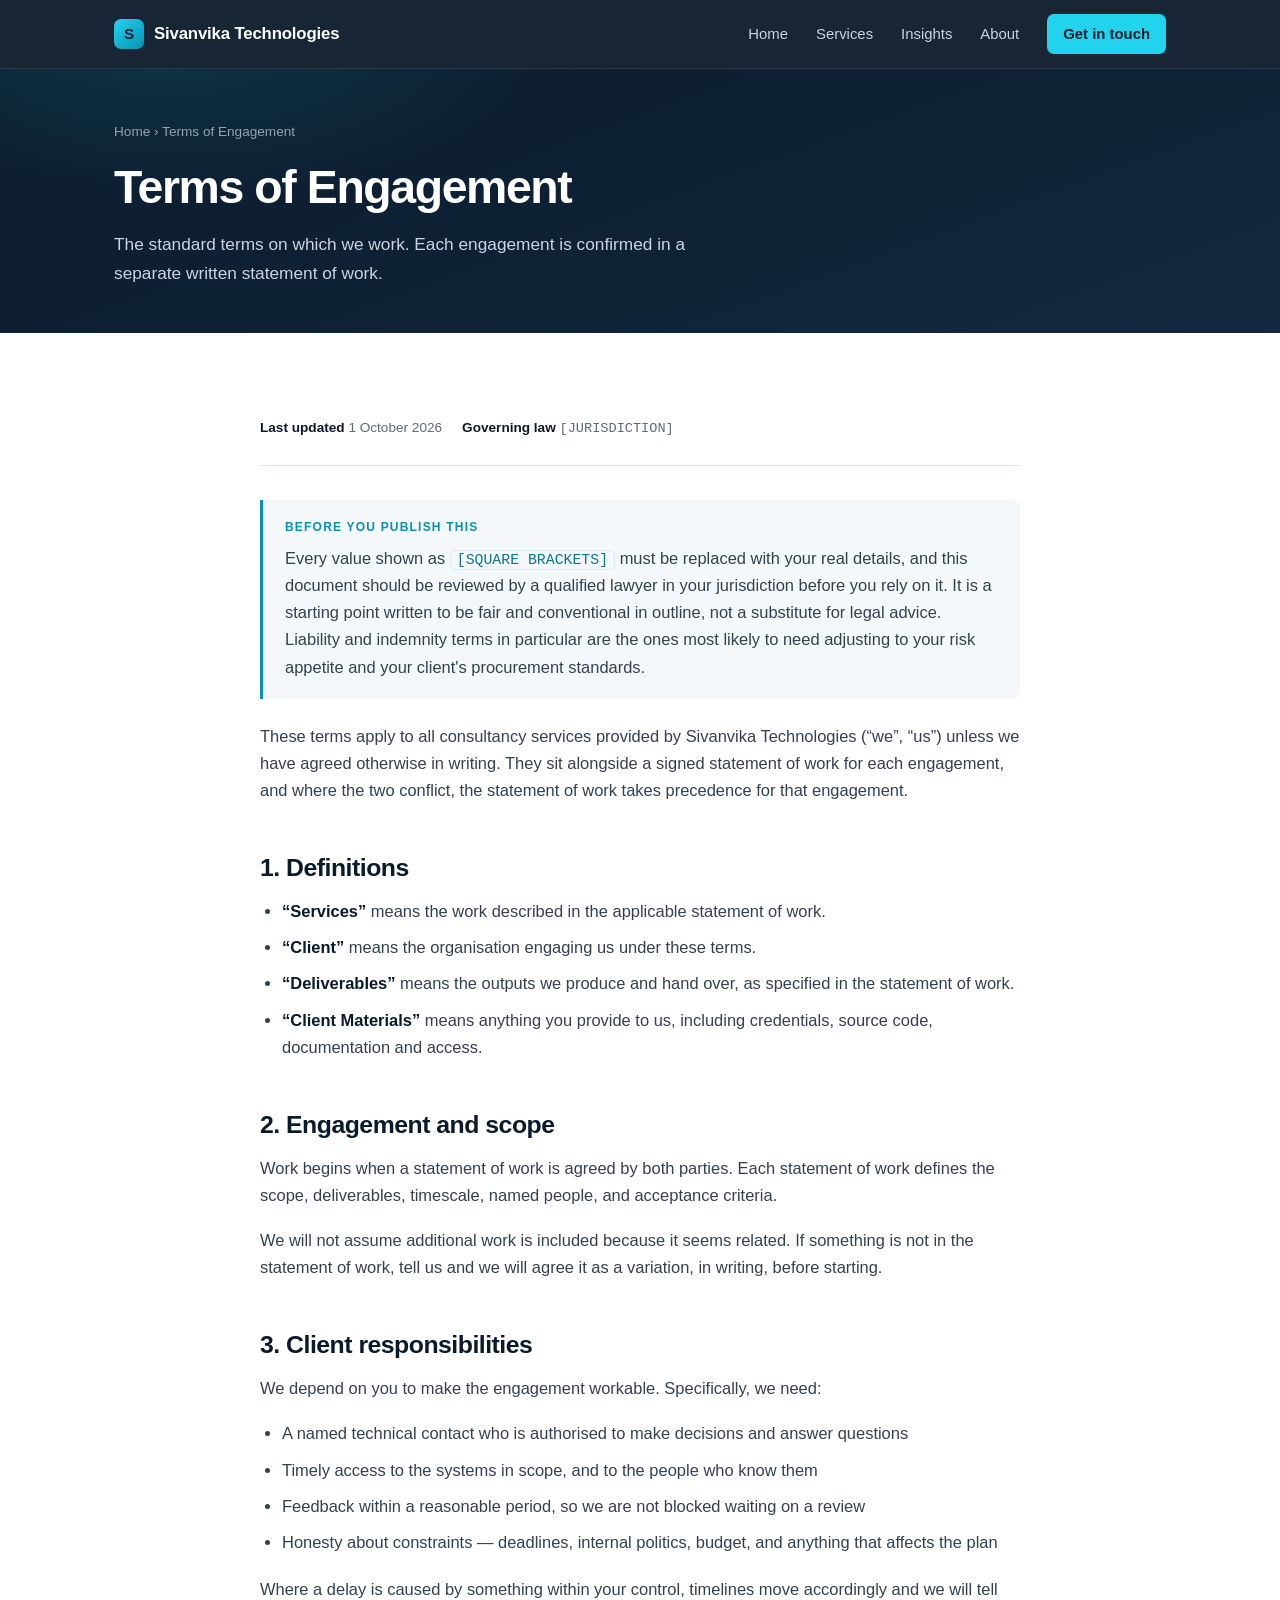
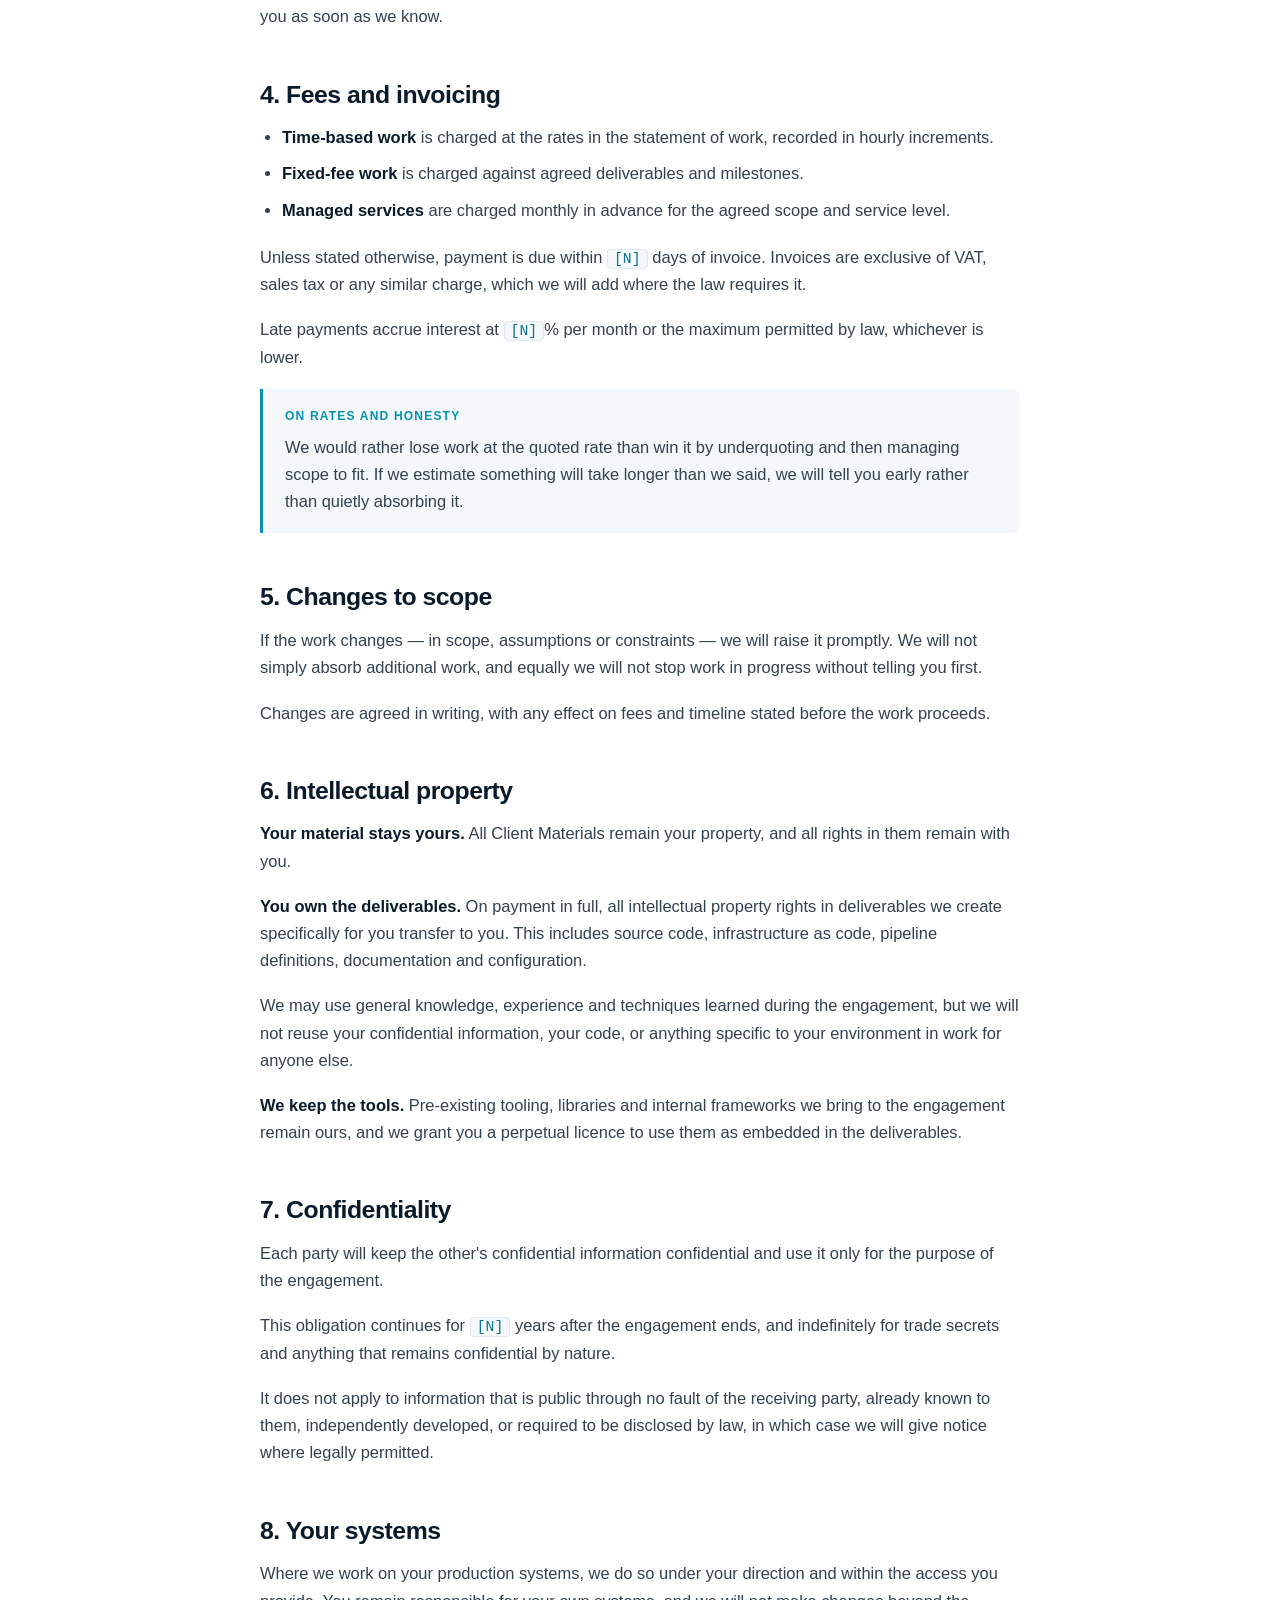
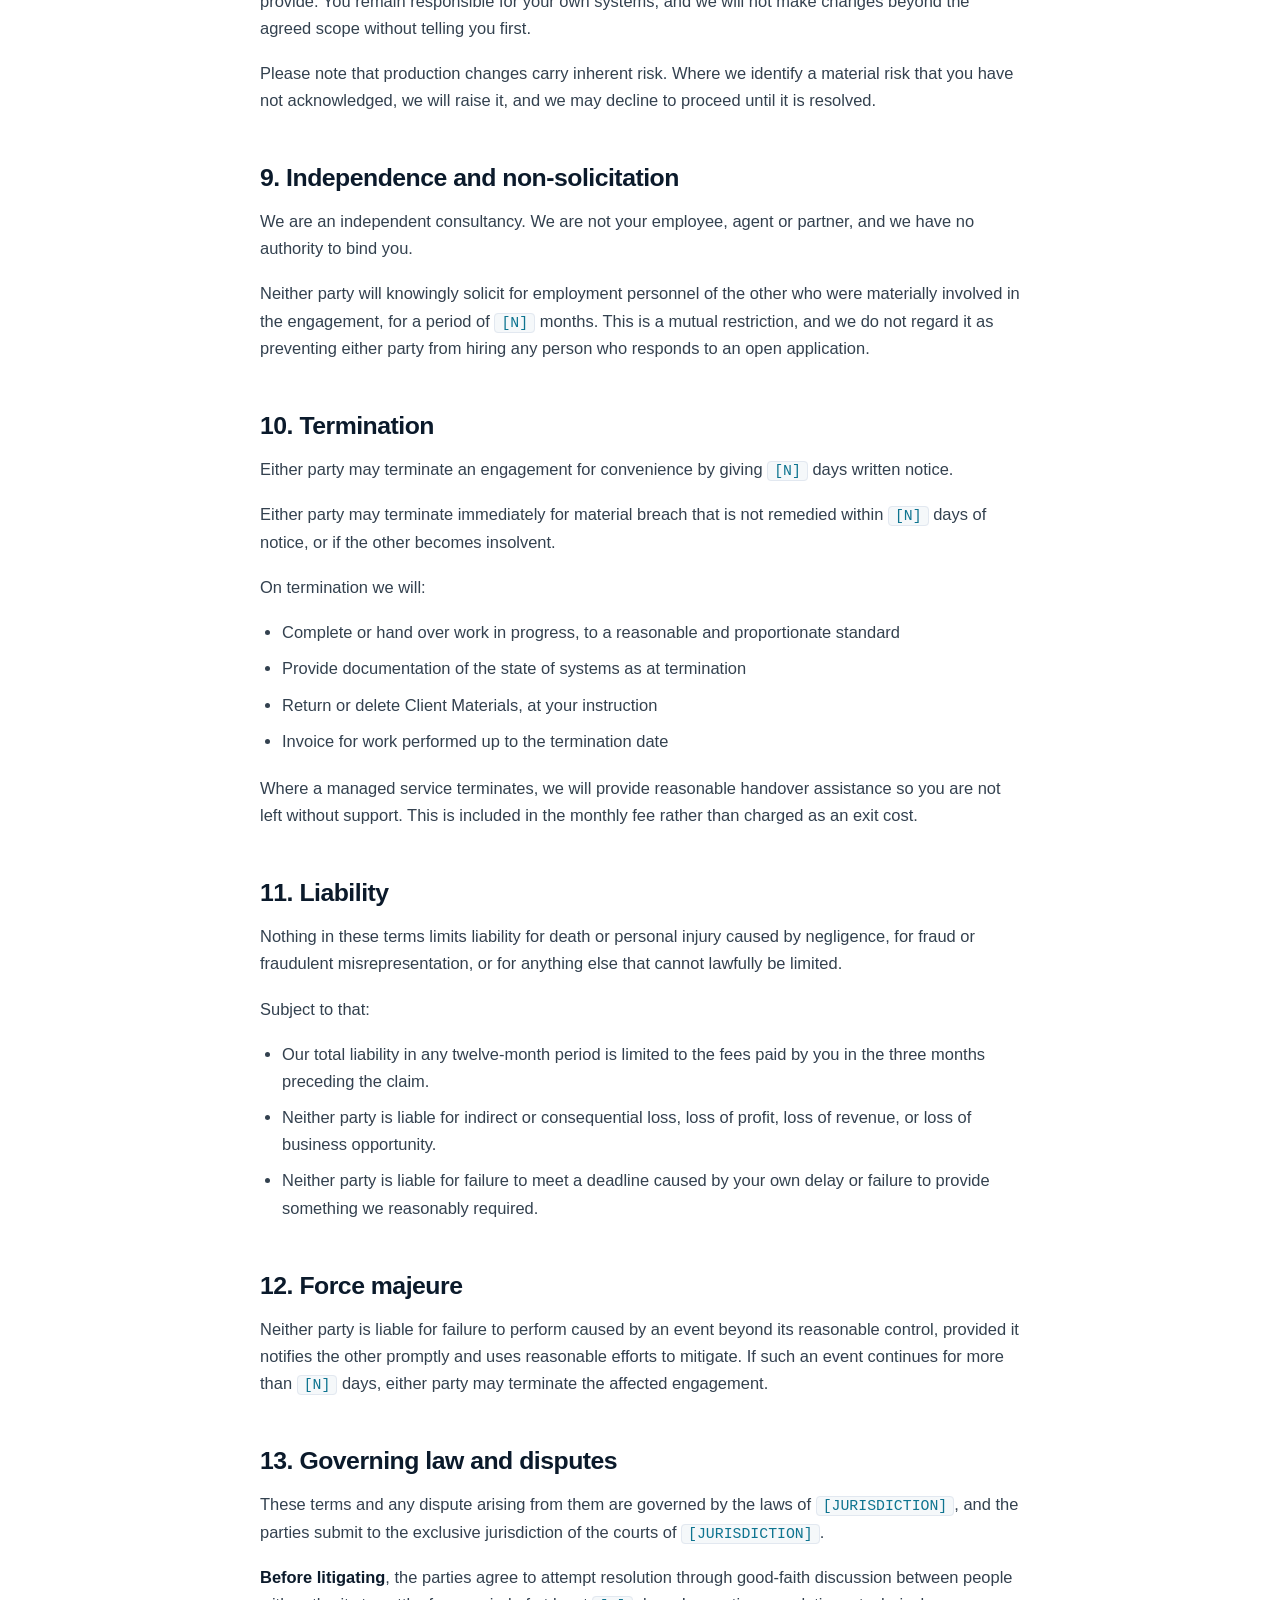
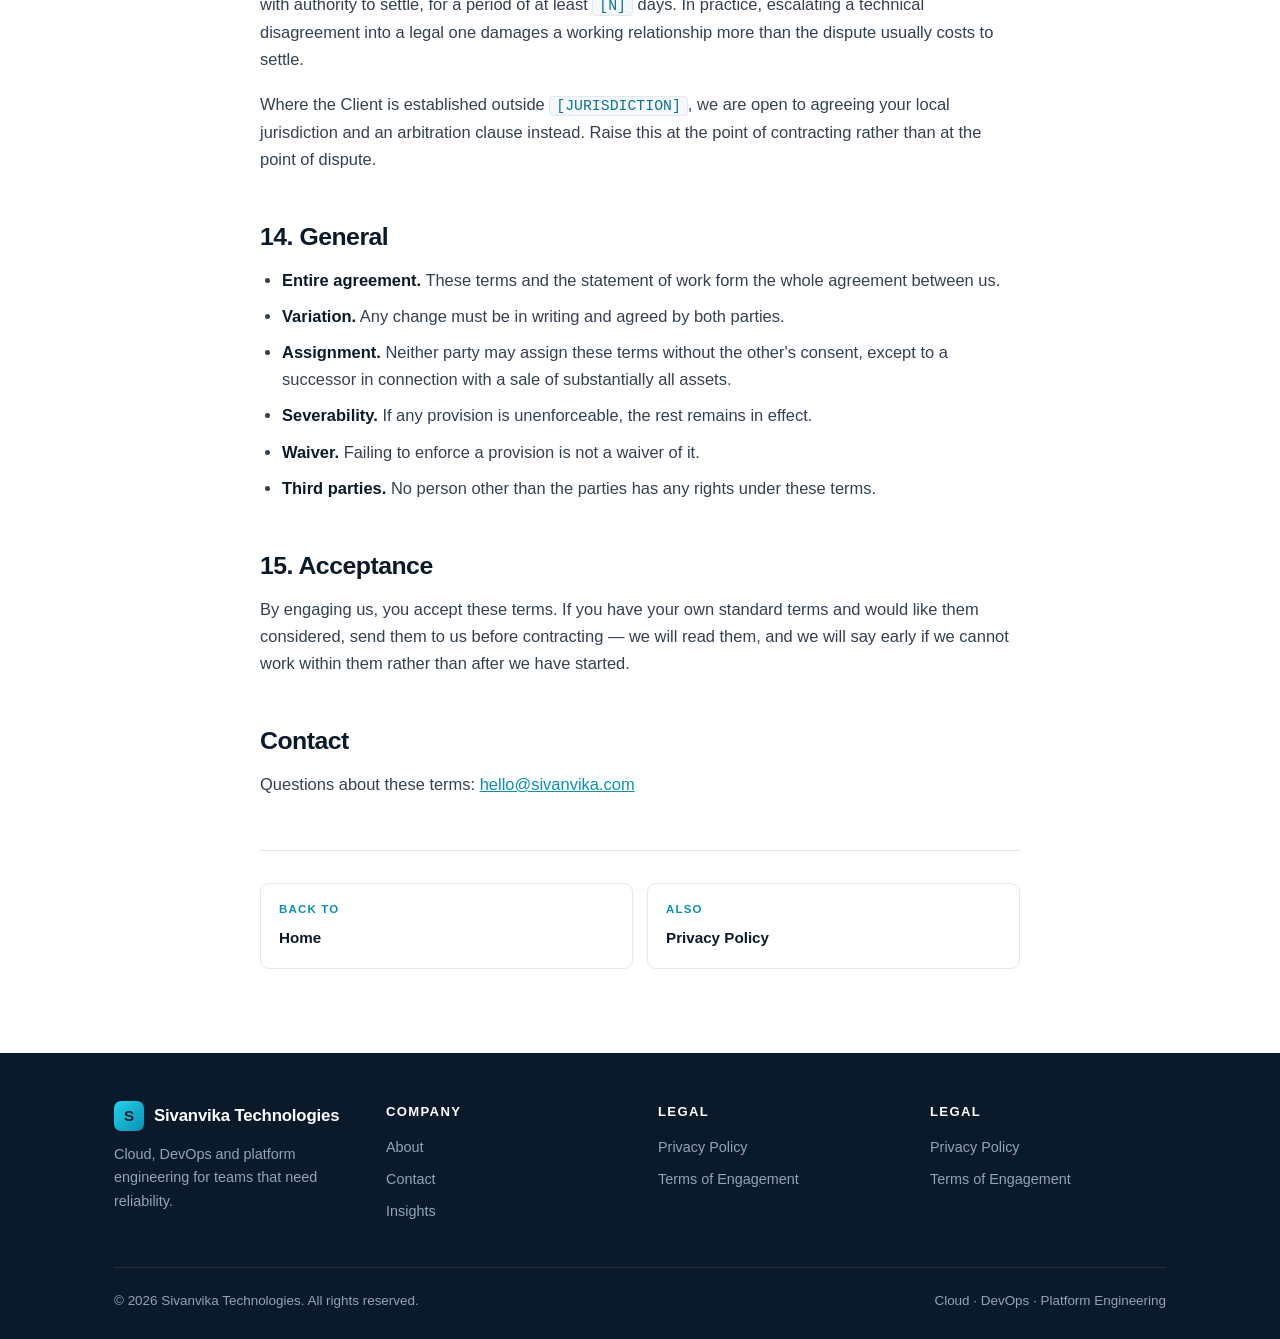
<file: terms.html>
<!DOCTYPE html>
<html lang="en">
<head>
<meta charset="utf-8">
<meta name="viewport" content="width=device-width, initial-scale=1">
<title>Terms of Engagement | Sivanvika Technologies</title>
<meta name="description" content="The standard terms on which Sivanvika Technologies provides DevOps, cloud and platform engineering consultancy services, including scope, fees, IP and liability.">
<meta name="robots" content="noindex,follow">
<link rel="canonical" href="https://sivanvika.com/terms.html">
<link rel="icon" href="favicon.svg" type="image/svg+xml">
<link rel="stylesheet" href="styles.css">
</head>
<body>

<header>
  <div class="wrap nav">
    <a class="brand" href="index.html"><span class="mark">S</span> Sivanvika Technologies</a>
    <button class="burger" aria-label="Toggle menu" onclick="document.querySelector('nav.links').classList.toggle('open')">&#9776;</button>
    <nav class="links">
      <a href="index.html">Home</a>
      <a href="services.html">Services</a>
      <a href="insights.html">Insights</a>
      <a href="about.html">About</a>
      <a href="contact.html" class="cta">Get in touch</a>
    </nav>
  </div>
</header>

<section class="page-head" style="padding:52px 0 46px">
  <div class="wrap">
    <div class="crumbs"><a href="index.html">Home</a> &rsaquo; Terms of Engagement</div>
    <h1 style="max-width:none">Terms of Engagement</h1>
    <p class="lede">The standard terms on which we work. Each engagement is confirmed in a separate written statement of work.</p>
  </div>
</section>

<section>
  <div class="wrap">
    <div class="article-wrap">
      <div class="meta">
        <span><strong>Last updated</strong> <span id="updated">1 October 2026</span></span>
        <span><strong>Governing law</strong> <code>[JURISDICTION]</code></span>
      </div>

      <div class="article-body">
        <div class="callout">
          <span class="label">Before you publish this</span>
          <p>Every value shown as <code>[SQUARE BRACKETS]</code> must be replaced with your real details, and this document should be reviewed by a qualified lawyer in your jurisdiction before you rely on it. It is a starting point written to be fair and conventional in outline, not a substitute for legal advice. Liability and indemnity terms in particular are the ones most likely to need adjusting to your risk appetite and your client's procurement standards.</p>
        </div>

        <p>These terms apply to all consultancy services provided by Sivanvika Technologies (&ldquo;we&rdquo;, &ldquo;us&rdquo;) unless we have agreed otherwise in writing. They sit alongside a signed statement of work for each engagement, and where the two conflict, the statement of work takes precedence for that engagement.</p>

        <h2>1. Definitions</h2>
        <ul>
          <li><strong>&ldquo;Services&rdquo;</strong> means the work described in the applicable statement of work.</li>
          <li><strong>&ldquo;Client&rdquo;</strong> means the organisation engaging us under these terms.</li>
          <li><strong>&ldquo;Deliverables&rdquo;</strong> means the outputs we produce and hand over, as specified in the statement of work.</li>
          <li><strong>&ldquo;Client Materials&rdquo;</strong> means anything you provide to us, including credentials, source code, documentation and access.</li>
        </ul>

        <h2>2. Engagement and scope</h2>
        <p>Work begins when a statement of work is agreed by both parties. Each statement of work defines the scope, deliverables, timescale, named people, and acceptance criteria.</p>
        <p>We will not assume additional work is included because it seems related. If something is not in the statement of work, tell us and we will agree it as a variation, in writing, before starting.</p>

        <h2>3. Client responsibilities</h2>
        <p>We depend on you to make the engagement workable. Specifically, we need:</p>
        <ul>
          <li>A named technical contact who is authorised to make decisions and answer questions</li>
          <li>Timely access to the systems in scope, and to the people who know them</li>
          <li>Feedback within a reasonable period, so we are not blocked waiting on a review</li>
          <li>Honesty about constraints &mdash; deadlines, internal politics, budget, and anything that affects the plan</li>
        </ul>
        <p>Where a delay is caused by something within your control, timelines move accordingly and we will tell you as soon as we know.</p>

        <h2>4. Fees and invoicing</h2>
        <ul>
          <li><strong>Time-based work</strong> is charged at the rates in the statement of work, recorded in hourly increments.</li>
          <li><strong>Fixed-fee work</strong> is charged against agreed deliverables and milestones.</li>
          <li><strong>Managed services</strong> are charged monthly in advance for the agreed scope and service level.</li>
        </ul>
        <p>Unless stated otherwise, payment is due within <code>[N]</code> days of invoice. Invoices are exclusive of VAT, sales tax or any similar charge, which we will add where the law requires it.</p>
        <p>Late payments accrue interest at <code>[N]</code>% per month or the maximum permitted by law, whichever is lower.</p>

        <div class="callout">
          <span class="label">On rates and honesty</span>
          <p>We would rather lose work at the quoted rate than win it by underquoting and then managing scope to fit. If we estimate something will take longer than we said, we will tell you early rather than quietly absorbing it.</p>
        </div>

        <h2>5. Changes to scope</h2>
        <p>If the work changes &mdash; in scope, assumptions or constraints &mdash; we will raise it promptly. We will not simply absorb additional work, and equally we will not stop work in progress without telling you first.</p>
        <p>Changes are agreed in writing, with any effect on fees and timeline stated before the work proceeds.</p>

        <h2>6. Intellectual property</h2>
        <p><strong>Your material stays yours.</strong> All Client Materials remain your property, and all rights in them remain with you.</p>
        <p><strong>You own the deliverables.</strong> On payment in full, all intellectual property rights in deliverables we create specifically for you transfer to you. This includes source code, infrastructure as code, pipeline definitions, documentation and configuration.</p>
        <p>We may use general knowledge, experience and techniques learned during the engagement, but we will not reuse your confidential information, your code, or anything specific to your environment in work for anyone else.</p>
        <p><strong>We keep the tools.</strong> Pre-existing tooling, libraries and internal frameworks we bring to the engagement remain ours, and we grant you a perpetual licence to use them as embedded in the deliverables.</p>

        <h2>7. Confidentiality</h2>
        <p>Each party will keep the other's confidential information confidential and use it only for the purpose of the engagement.</p>
        <p>This obligation continues for <code>[N]</code> years after the engagement ends, and indefinitely for trade secrets and anything that remains confidential by nature.</p>
        <p>It does not apply to information that is public through no fault of the receiving party, already known to them, independently developed, or required to be disclosed by law, in which case we will give notice where legally permitted.</p>

        <h2>8. Your systems</h2>
        <p>Where we work on your production systems, we do so under your direction and within the access you provide. You remain responsible for your own systems, and we will not make changes beyond the agreed scope without telling you first.</p>
        <p>Please note that production changes carry inherent risk. Where we identify a material risk that you have not acknowledged, we will raise it, and we may decline to proceed until it is resolved.</p>

        <h2>9. Independence and non-solicitation</h2>
        <p>We are an independent consultancy. We are not your employee, agent or partner, and we have no authority to bind you.</p>
        <p>Neither party will knowingly solicit for employment personnel of the other who were materially involved in the engagement, for a period of <code>[N]</code> months. This is a mutual restriction, and we do not regard it as preventing either party from hiring any person who responds to an open application.</p>

        <h2>10. Termination</h2>
        <p>Either party may terminate an engagement for convenience by giving <code>[N]</code> days written notice.</p>
        <p>Either party may terminate immediately for material breach that is not remedied within <code>[N]</code> days of notice, or if the other becomes insolvent.</p>
        <p>On termination we will:</p>
        <ul>
          <li>Complete or hand over work in progress, to a reasonable and proportionate standard</li>
          <li>Provide documentation of the state of systems as at termination</li>
          <li>Return or delete Client Materials, at your instruction</li>
          <li>Invoice for work performed up to the termination date</li>
        </ul>
        <p>Where a managed service terminates, we will provide reasonable handover assistance so you are not left without support. This is included in the monthly fee rather than charged as an exit cost.</p>

        <h2>11. Liability</h2>
        <p>Nothing in these terms limits liability for death or personal injury caused by negligence, for fraud or fraudulent misrepresentation, or for anything else that cannot lawfully be limited.</p>
        <p>Subject to that:</p>
        <ul>
          <li>Our total liability in any twelve-month period is limited to the fees paid by you in the three months preceding the claim.</li>
          <li>Neither party is liable for indirect or consequential loss, loss of profit, loss of revenue, or loss of business opportunity.</li>
          <li>Neither party is liable for failure to meet a deadline caused by your own delay or failure to provide something we reasonably required.</li>
        </ul>

        <h2>12. Force majeure</h2>
        <p>Neither party is liable for failure to perform caused by an event beyond its reasonable control, provided it notifies the other promptly and uses reasonable efforts to mitigate. If such an event continues for more than <code>[N]</code> days, either party may terminate the affected engagement.</p>

        <h2>13. Governing law and disputes</h2>
        <p>These terms and any dispute arising from them are governed by the laws of <code>[JURISDICTION]</code>, and the parties submit to the exclusive jurisdiction of the courts of <code>[JURISDICTION]</code>.</p>
        <p><strong>Before litigating</strong>, the parties agree to attempt resolution through good-faith discussion between people with authority to settle, for a period of at least <code>[N]</code> days. In practice, escalating a technical disagreement into a legal one damages a working relationship more than the dispute usually costs to settle.</p>
        <p>Where the Client is established outside <code>[JURISDICTION]</code>, we are open to agreeing your local jurisdiction and an arbitration clause instead. Raise this at the point of contracting rather than at the point of dispute.</p>

        <h2>14. General</h2>
        <ul>
          <li><strong>Entire agreement.</strong> These terms and the statement of work form the whole agreement between us.</li>
          <li><strong>Variation.</strong> Any change must be in writing and agreed by both parties.</li>
          <li><strong>Assignment.</strong> Neither party may assign these terms without the other's consent, except to a successor in connection with a sale of substantially all assets.</li>
          <li><strong>Severability.</strong> If any provision is unenforceable, the rest remains in effect.</li>
          <li><strong>Waiver.</strong> Failing to enforce a provision is not a waiver of it.</li>
          <li><strong>Third parties.</strong> No person other than the parties has any rights under these terms.</li>
        </ul>

        <h2>15. Acceptance</h2>
        <p>By engaging us, you accept these terms. If you have your own standard terms and would like them considered, send them to us before contracting &mdash; we will read them, and we will say early if we cannot work within them rather than after we have started.</p>

        <h2>Contact</h2>
        <p>Questions about these terms: <a href="mailto:hello@sivanvika.com">hello@sivanvika.com</a></p>
      </div>

      <div class="article-nav">
        <a href="index.html">
          <span class="kind">Back to</span>
          <span class="title">Home</span>
        </a>
        <a href="privacy.html">
          <span class="kind">Also</span>
          <span class="title">Privacy Policy</span>
        </a>
      </div>
    </div>
  </div>
</section>

<footer>
  <div class="wrap">
    <div class="foot-grid">
      <div>
        <a class="brand" href="index.html"><span class="mark">S</span> Sivanvika Technologies</a>
        <p style="margin:0;max-width:30ch">Cloud, DevOps and platform engineering for teams that need reliability.</p>
      </div>
      <div>
        <h4>Company</h4>
        <a href="about.html">About</a>
        <a href="contact.html">Contact</a>
        <a href="insights.html">Insights</a>
      </div>
      <div>
        <h4>Legal</h4>
        <a href="privacy.html">Privacy Policy</a>
        <a href="terms.html">Terms of Engagement</a>
      </div>
      <div>
        <h4>Legal</h4>
        <a href="privacy.html">Privacy Policy</a>
        <a href="terms.html">Terms of Engagement</a>
      </div>
    </div>
    <div class="foot-bottom">
      <span>&copy; <span id="year">2026</span> Sivanvika Technologies. All rights reserved.</span>
      <span>Cloud &middot; DevOps &middot; Platform Engineering</span>
    </div>
  </div>
</footer>

<script>document.getElementById('year').textContent = new Date().getFullYear();</script>
</body>
</html>
</file>
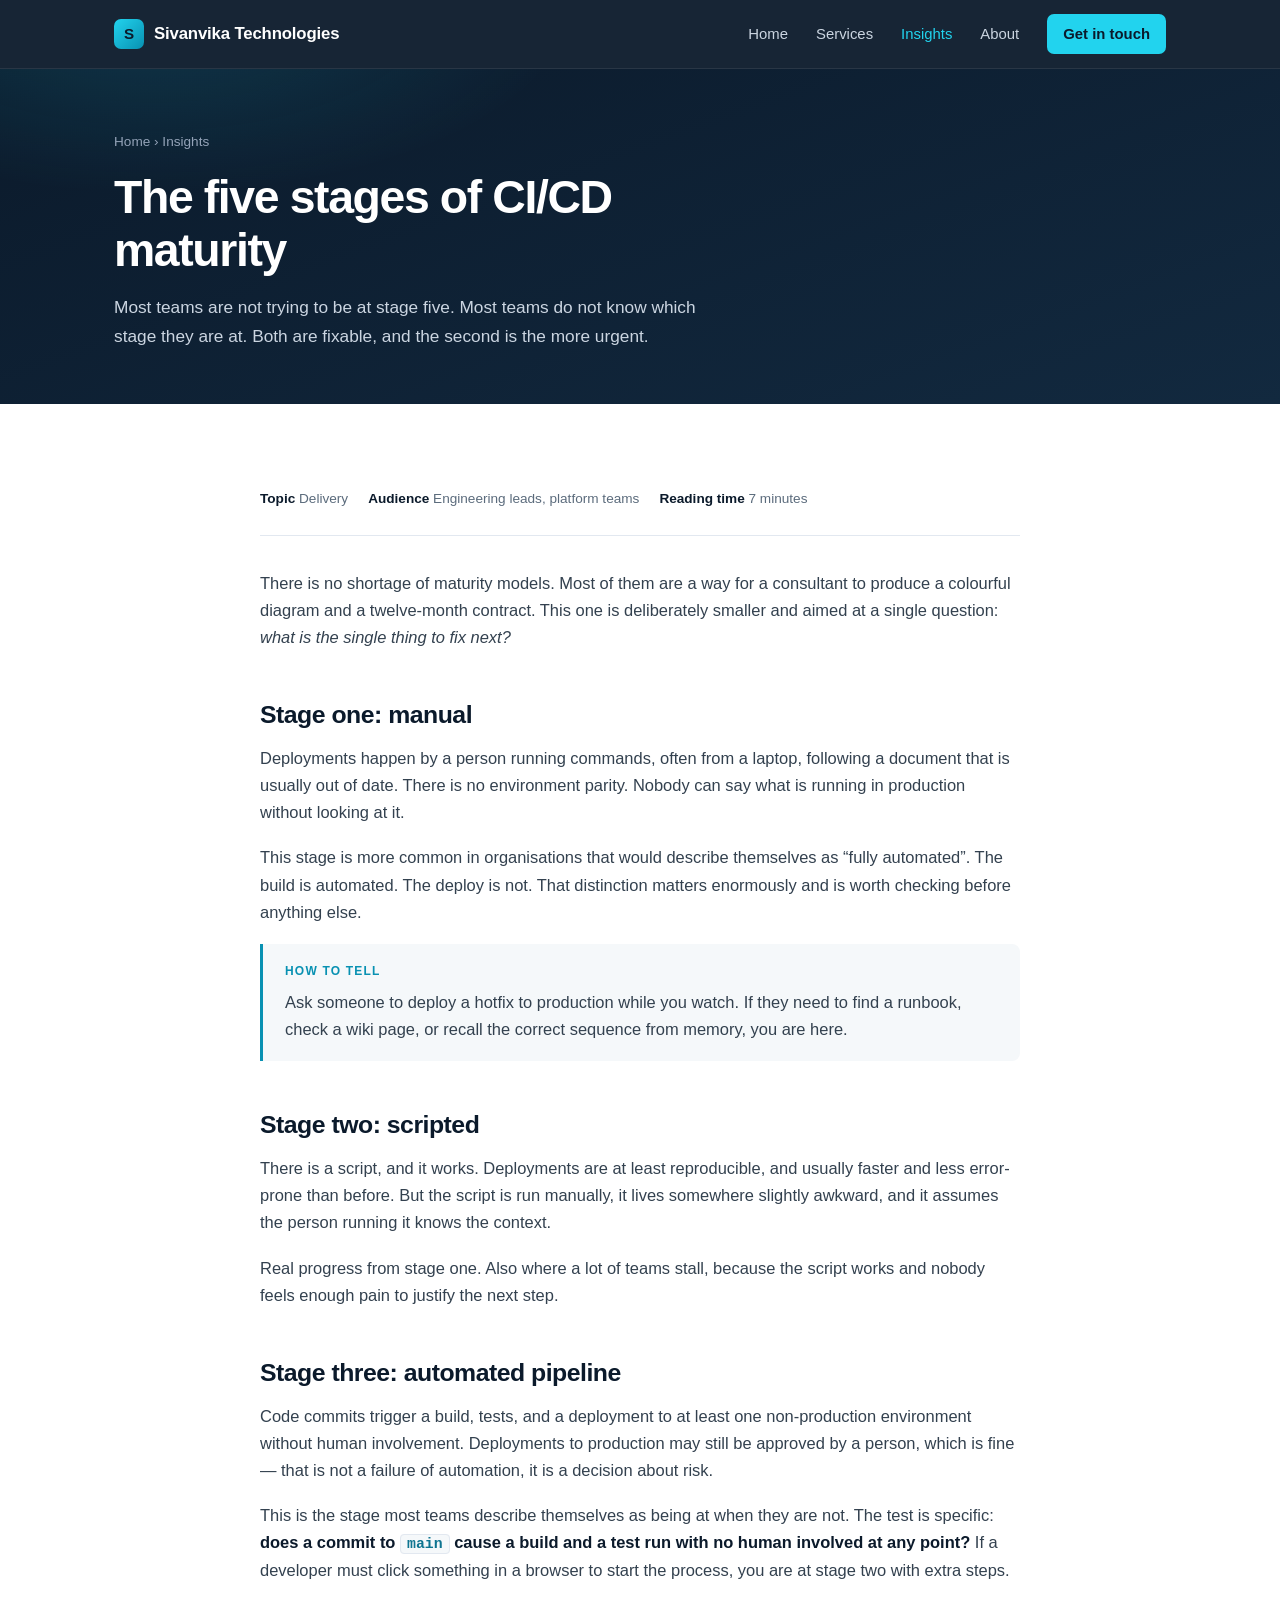
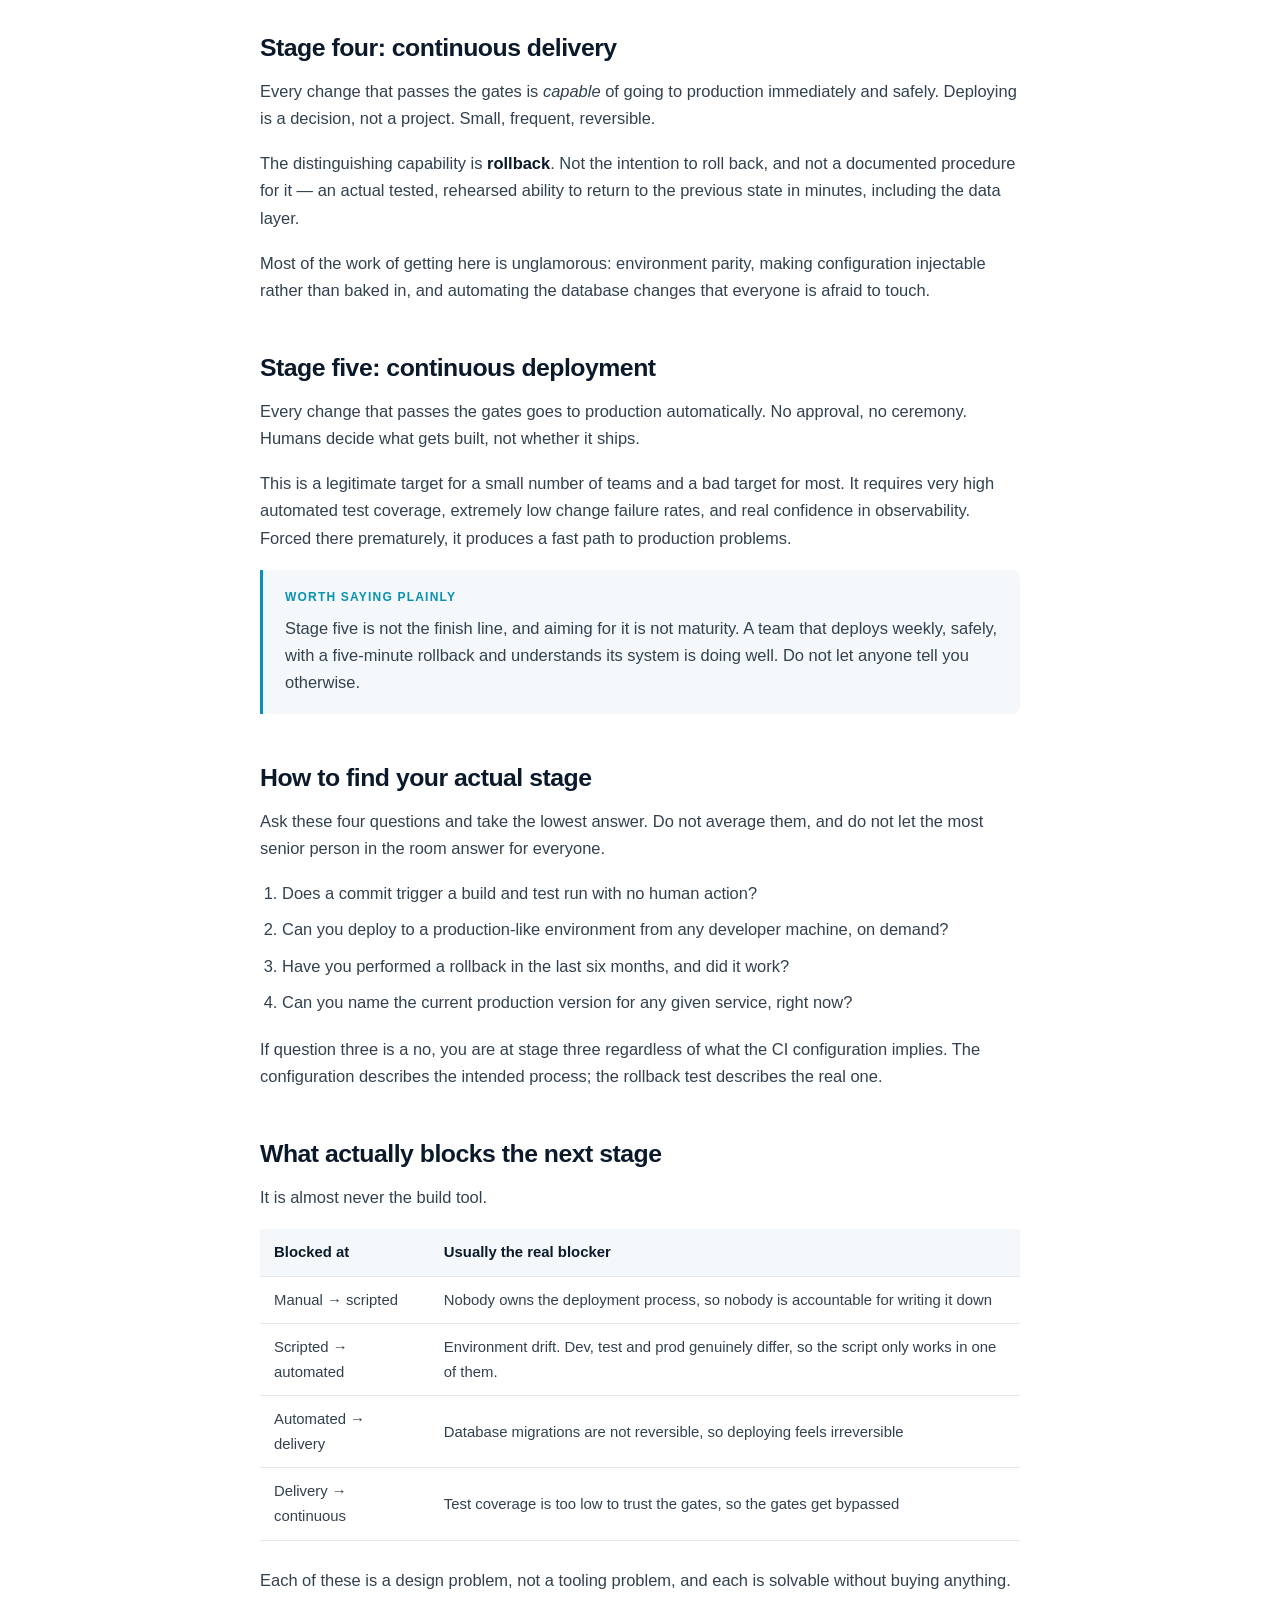
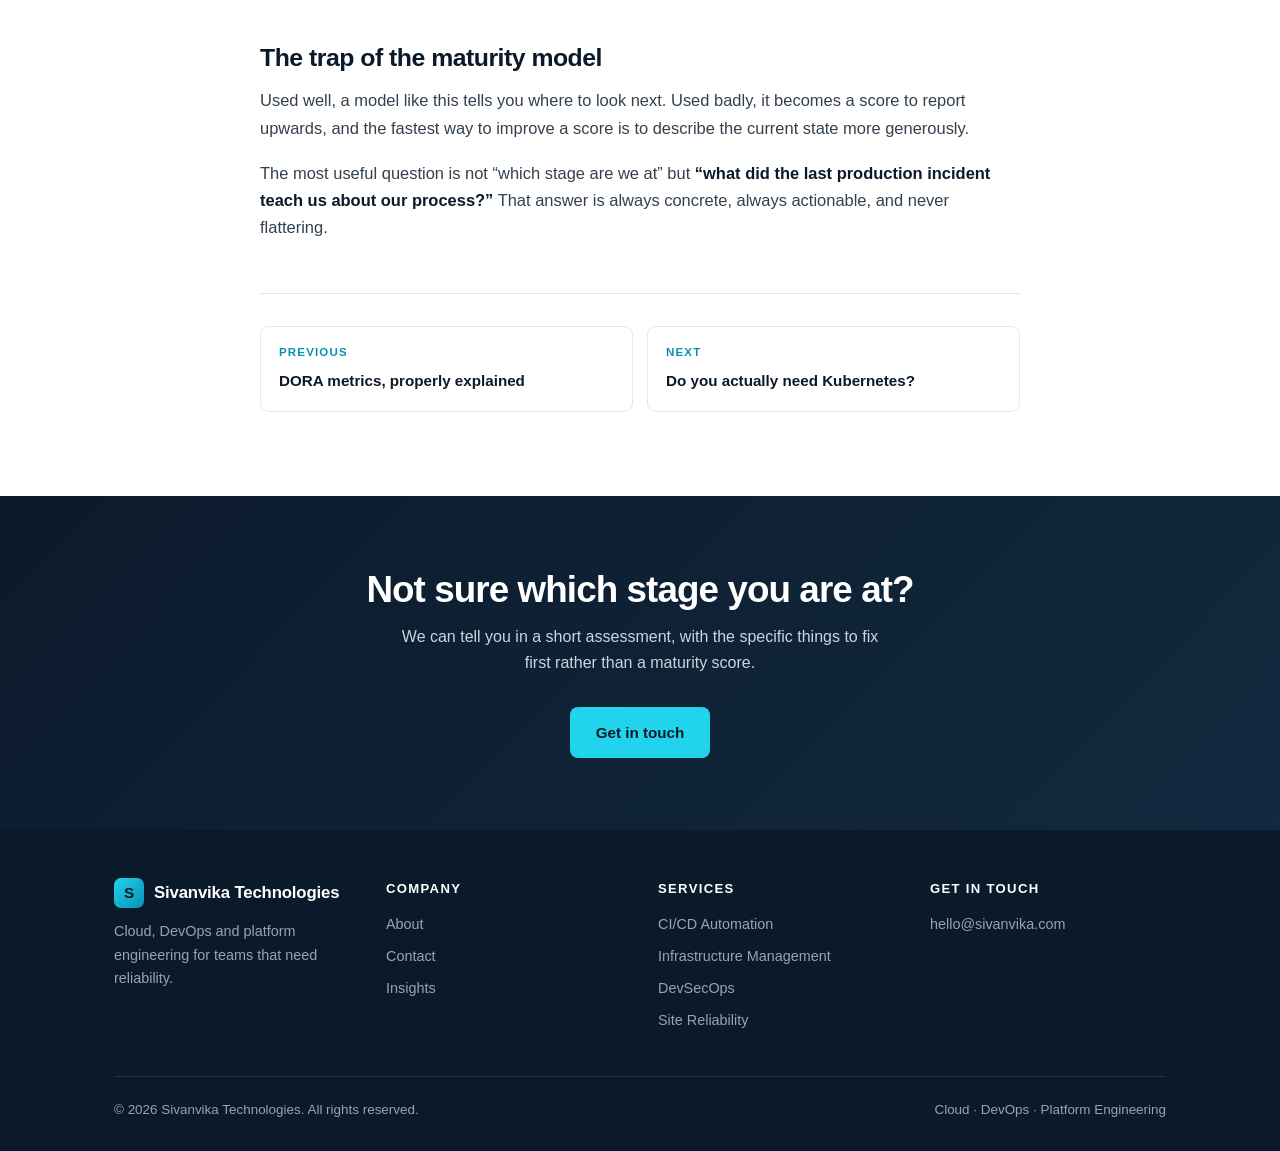
<file: insights/ci-cd-maturity.html>
<!DOCTYPE html>
<html lang="en">
<head>
<meta charset="utf-8">
<meta name="viewport" content="width=device-width, initial-scale=1">
<title>The five stages of CI/CD maturity | Sivanvika Technologies</title>
<meta name="description" content="A practical model for working out which CI/CD maturity stage your team is actually at, and what unblocking the next one really involves.">
<link rel="canonical" href="https://sivanvika.com/insights/ci-cd-maturity.html">
<link rel="icon" href="../favicon.svg" type="image/svg+xml">
<link rel="stylesheet" href="../styles.css">
</head>
<body>

<header>
  <div class="wrap nav">
    <a class="brand" href="../index.html"><span class="mark">S</span> Sivanvika Technologies</a>
    <button class="burger" aria-label="Toggle menu" onclick="document.querySelector('nav.links').classList.toggle('open')">&#9776;</button>
    <nav class="links">
      <a href="../index.html">Home</a>
      <a href="../services.html">Services</a>
      <a href="../insights.html" class="active">Insights</a>
      <a href="../about.html">About</a>
      <a href="../contact.html" class="cta">Get in touch</a>
    </nav>
  </div>
</header>

<section class="page-head">
  <div class="wrap">
    <div class="crumbs"><a href="../index.html">Home</a> &rsaquo; <a href="../insights.html">Insights</a></div>
    <h1>The five stages of CI/CD maturity</h1>
    <p class="lede">Most teams are not trying to be at stage five. Most teams do not know which stage they are at. Both are fixable, and the second is the more urgent.</p>
  </div>
</section>

<section>
  <div class="wrap">
    <div class="article-wrap">
      <div class="meta">
        <span><strong>Topic</strong> Delivery</span>
        <span><strong>Audience</strong> Engineering leads, platform teams</span>
        <span><strong>Reading time</strong> 7 minutes</span>
      </div>

      <div class="article-body">
        <p>There is no shortage of maturity models. Most of them are a way for a consultant to produce a colourful diagram and a twelve-month contract. This one is deliberately smaller and aimed at a single question: <em>what is the single thing to fix next?</em></p>

        <h2>Stage one: manual</h2>

        <p>Deployments happen by a person running commands, often from a laptop, following a document that is usually out of date. There is no environment parity. Nobody can say what is running in production without looking at it.</p>

        <p>This stage is more common in organisations that would describe themselves as &ldquo;fully automated&rdquo;. The build is automated. The deploy is not. That distinction matters enormously and is worth checking before anything else.</p>

        <div class="callout">
          <span class="label">How to tell</span>
          <p>Ask someone to deploy a hotfix to production while you watch. If they need to find a runbook, check a wiki page, or recall the correct sequence from memory, you are here.</p>
        </div>

        <h2>Stage two: scripted</h2>

        <p>There is a script, and it works. Deployments are at least reproducible, and usually faster and less error-prone than before. But the script is run manually, it lives somewhere slightly awkward, and it assumes the person running it knows the context.</p>

        <p>Real progress from stage one. Also where a lot of teams stall, because the script works and nobody feels enough pain to justify the next step.</p>

        <h2>Stage three: automated pipeline</h2>

        <p>Code commits trigger a build, tests, and a deployment to at least one non-production environment without human involvement. Deployments to production may still be approved by a person, which is fine &mdash; that is not a failure of automation, it is a decision about risk.</p>

        <p>This is the stage most teams describe themselves as being at when they are not. The test is specific: <strong>does a commit to <code>main</code> cause a build and a test run with no human involved at any point?</strong> If a developer must click something in a browser to start the process, you are at stage two with extra steps.</p>

        <h2>Stage four: continuous delivery</h2>

        <p>Every change that passes the gates is <em>capable</em> of going to production immediately and safely. Deploying is a decision, not a project. Small, frequent, reversible.</p>

        <p>The distinguishing capability is <strong>rollback</strong>. Not the intention to roll back, and not a documented procedure for it &mdash; an actual tested, rehearsed ability to return to the previous state in minutes, including the data layer.</p>

        <p>Most of the work of getting here is unglamorous: environment parity, making configuration injectable rather than baked in, and automating the database changes that everyone is afraid to touch.</p>

        <h2>Stage five: continuous deployment</h2>

        <p>Every change that passes the gates goes to production automatically. No approval, no ceremony. Humans decide what gets built, not whether it ships.</p>

        <p>This is a legitimate target for a small number of teams and a bad target for most. It requires very high automated test coverage, extremely low change failure rates, and real confidence in observability. Forced there prematurely, it produces a fast path to production problems.</p>

        <div class="callout">
          <span class="label">Worth saying plainly</span>
          <p>Stage five is not the finish line, and aiming for it is not maturity. A team that deploys weekly, safely, with a five-minute rollback and understands its system is doing well. Do not let anyone tell you otherwise.</p>
        </div>

        <h2>How to find your actual stage</h2>

        <p>Ask these four questions and take the lowest answer. Do not average them, and do not let the most senior person in the room answer for everyone.</p>

        <ol>
          <li>Does a commit trigger a build and test run with no human action?</li>
          <li>Can you deploy to a production-like environment from any developer machine, on demand?</li>
          <li>Have you performed a rollback in the last six months, and did it work?</li>
          <li>Can you name the current production version for any given service, right now?</li>
        </ol>

        <p>If question three is a no, you are at stage three regardless of what the CI configuration implies. The configuration describes the intended process; the rollback test describes the real one.</p>

        <h2>What actually blocks the next stage</h2>

        <p>It is almost never the build tool.</p>

        <table>
          <thead>
            <tr><th>Blocked at</th><th>Usually the real blocker</th></tr>
          </thead>
          <tbody>
            <tr><td>Manual &rarr; scripted</td><td>Nobody owns the deployment process, so nobody is accountable for writing it down</td></tr>
            <tr><td>Scripted &rarr; automated</td><td>Environment drift. Dev, test and prod genuinely differ, so the script only works in one of them.</td></tr>
            <tr><td>Automated &rarr; delivery</td><td>Database migrations are not reversible, so deploying feels irreversible</td></tr>
            <tr><td>Delivery &rarr; continuous</td><td>Test coverage is too low to trust the gates, so the gates get bypassed</td></tr>
          </tbody>
        </table>

        <p>Each of these is a design problem, not a tooling problem, and each is solvable without buying anything.</p>

        <h2>The trap of the maturity model</h2>

        <p>Used well, a model like this tells you where to look next. Used badly, it becomes a score to report upwards, and the fastest way to improve a score is to describe the current state more generously.</p>

        <p>The most useful question is not &ldquo;which stage are we at&rdquo; but <strong>&ldquo;what did the last production incident teach us about our process?&rdquo;</strong> That answer is always concrete, always actionable, and never flattering.</p>
      </div>

      <div class="article-nav">
        <a href="../insights/dora-metrics.html">
          <span class="kind">Previous</span>
          <span class="title">DORA metrics, properly explained</span>
        </a>
        <a href="../insights/kubernetes-when.html">
          <span class="kind">Next</span>
          <span class="title">Do you actually need Kubernetes?</span>
        </a>
      </div>
    </div>
  </div>
</section>

<section class="cta-band">
  <div class="wrap">
    <h2>Not sure which stage you are at?</h2>
    <p>We can tell you in a short assessment, with the specific things to fix first rather than a maturity score.</p>
    <a class="btn btn-primary" href="../contact.html">Get in touch</a>
  </div>
</section>

<footer>
  <div class="wrap">
    <div class="foot-grid">
      <div>
        <a class="brand" href="../index.html"><span class="mark">S</span> Sivanvika Technologies</a>
        <p style="margin:0;max-width:30ch">Cloud, DevOps and platform engineering for teams that need reliability.</p>
      </div>
      <div>
        <h4>Company</h4>
        <a href="../about.html">About</a>
        <a href="../contact.html">Contact</a>
        <a href="../insights.html">Insights</a>
      </div>
      <div>
        <h4>Services</h4>
        <a href="../services.html#automation">CI/CD Automation</a>
        <a href="../services.html#infrastructure">Infrastructure Management</a>
        <a href="../services.html#devsecops">DevSecOps</a>
        <a href="../services.html#sre">Site Reliability</a>
      </div>
      <div>
        <h4>Get in touch</h4>
        <a href="mailto:hello@sivanvika.com">hello@sivanvika.com</a>
      </div>
    </div>
    <div class="foot-bottom">
      <span>&copy; <span id="year">2026</span> Sivanvika Technologies. All rights reserved.</span>
      <span>Cloud &middot; DevOps &middot; Platform Engineering</span>
    </div>
  </div>
</footer>

<script>document.getElementById('year').textContent = new Date().getFullYear();</script>
</body>
</html>
</file>
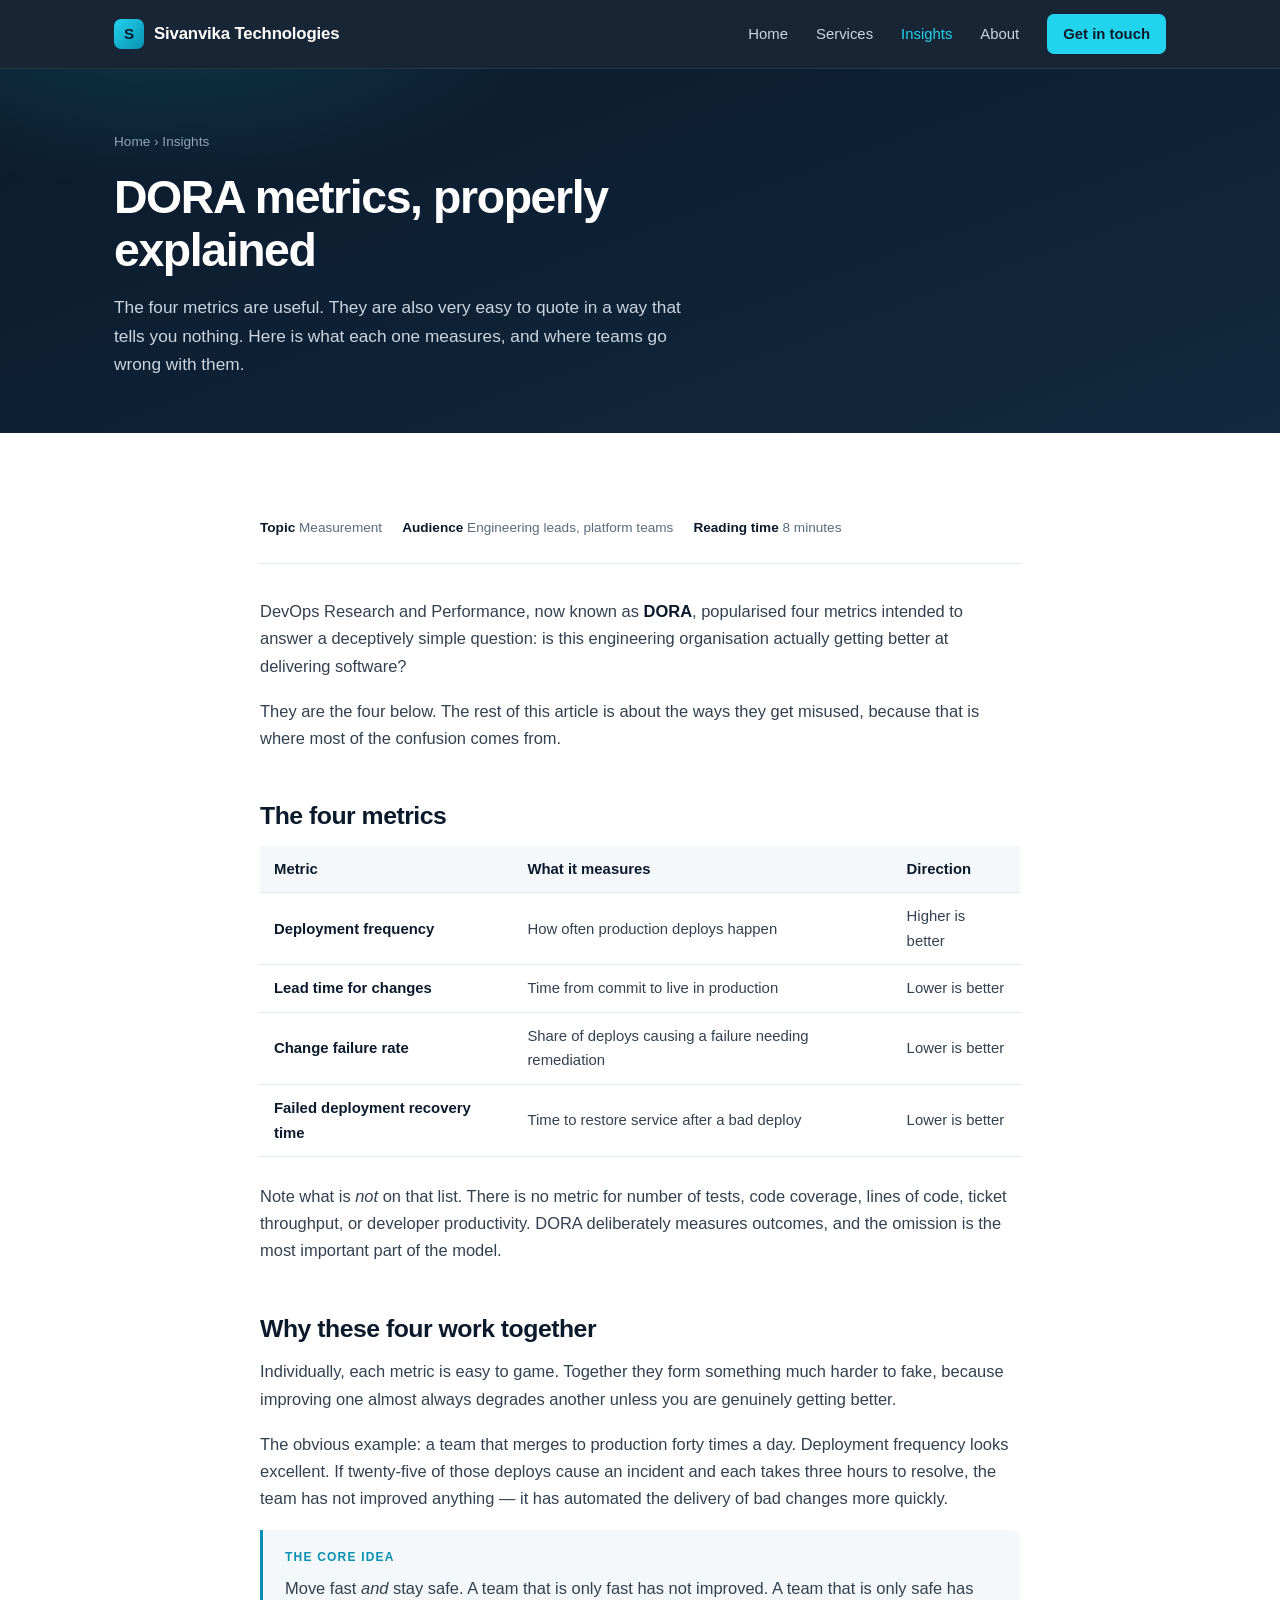
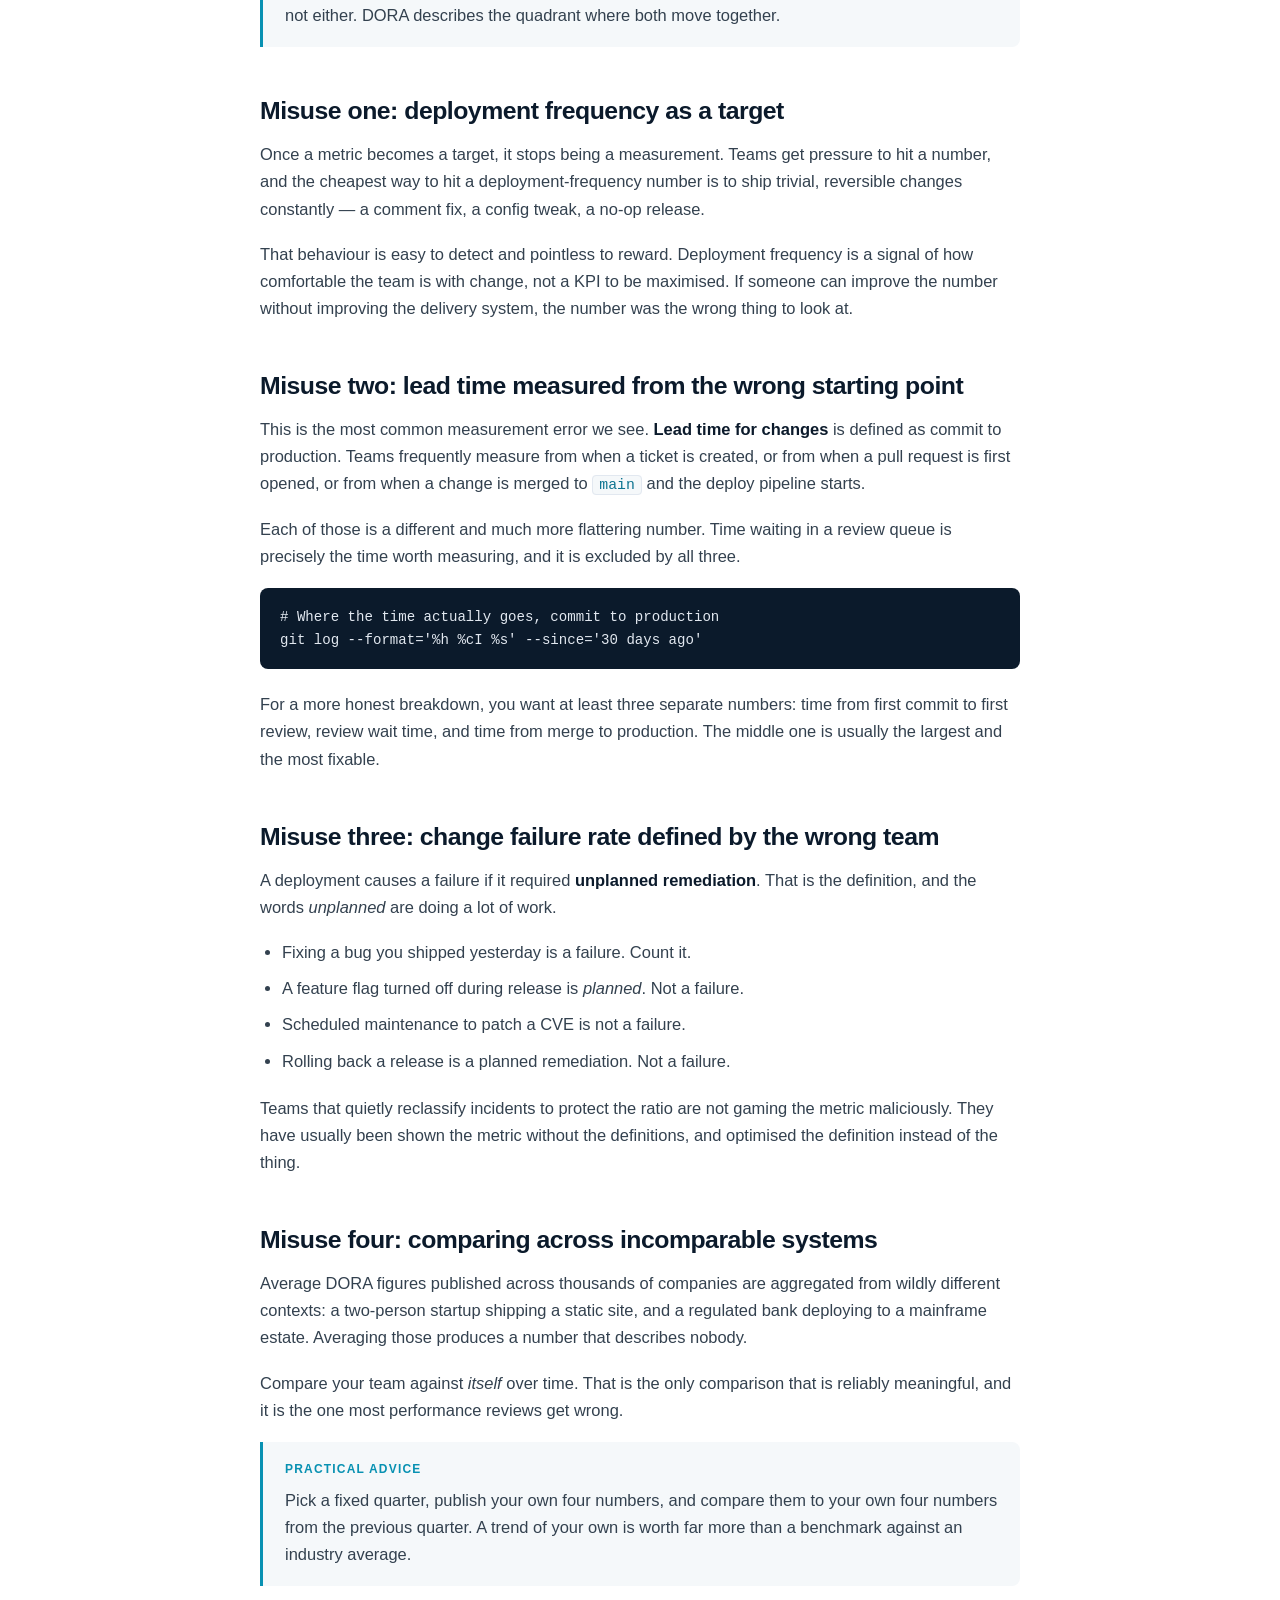
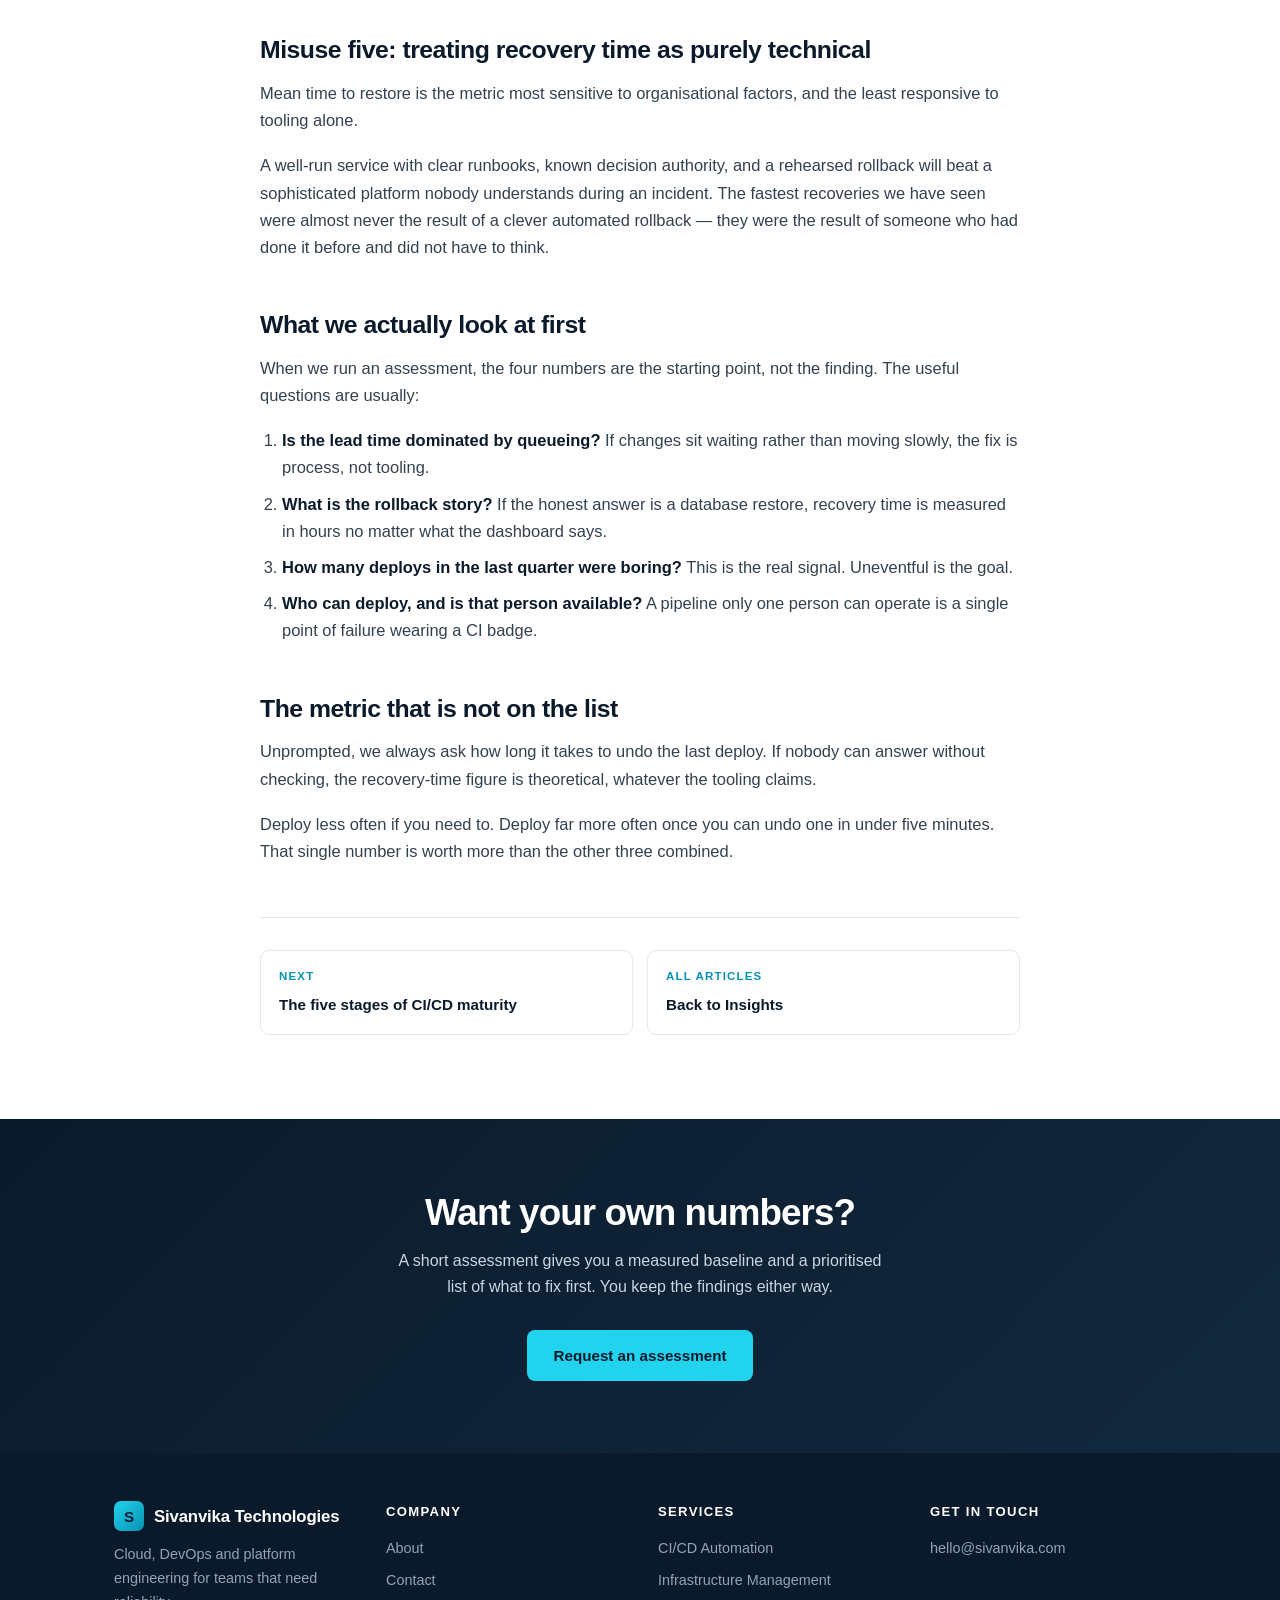
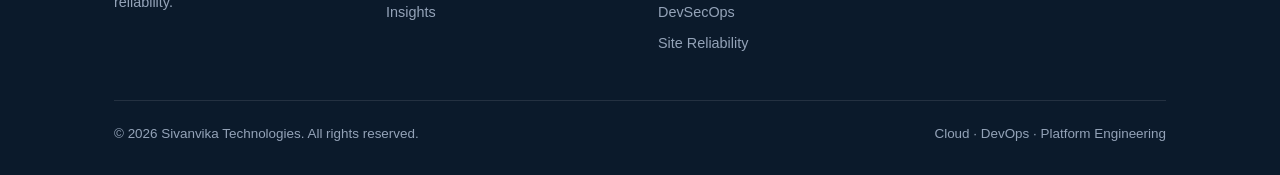
<file: insights/dora-metrics.html>
<!DOCTYPE html>
<html lang="en">
<head>
<meta charset="utf-8">
<meta name="viewport" content="width=device-width, initial-scale=1">
<title>DORA metrics, properly explained | Sivanvika Technologies</title>
<meta name="description" content="What the four DORA metrics actually measure, which ones teams misuse, and how to read them without optimising for the scoreboard instead of shipping better software.">
<link rel="canonical" href="https://sivanvika.com/insights/dora-metrics.html">
<link rel="icon" href="../favicon.svg" type="image/svg+xml">
<link rel="stylesheet" href="../styles.css">
</head>
<body>

<header>
  <div class="wrap nav">
    <a class="brand" href="../index.html"><span class="mark">S</span> Sivanvika Technologies</a>
    <button class="burger" aria-label="Toggle menu" onclick="document.querySelector('nav.links').classList.toggle('open')">&#9776;</button>
    <nav class="links">
      <a href="../index.html">Home</a>
      <a href="../services.html">Services</a>
      <a href="../insights.html" class="active">Insights</a>
      <a href="../about.html">About</a>
      <a href="../contact.html" class="cta">Get in touch</a>
    </nav>
  </div>
</header>

<section class="page-head">
  <div class="wrap">
    <div class="crumbs"><a href="../index.html">Home</a> &rsaquo; <a href="../insights.html">Insights</a></div>
    <h1>DORA metrics, properly explained</h1>
    <p class="lede">The four metrics are useful. They are also very easy to quote in a way that tells you nothing. Here is what each one measures, and where teams go wrong with them.</p>
  </div>
</section>

<section>
  <div class="wrap">
    <div class="article-wrap">
      <div class="meta">
        <span><strong>Topic</strong> Measurement</span>
        <span><strong>Audience</strong> Engineering leads, platform teams</span>
        <span><strong>Reading time</strong> 8 minutes</span>
      </div>

      <div class="article-body">
        <p>DevOps Research and Performance, now known as <strong>DORA</strong>, popularised four metrics intended to answer a deceptively simple question: is this engineering organisation actually getting better at delivering software?</p>
        <p>They are the four below. The rest of this article is about the ways they get misused, because that is where most of the confusion comes from.</p>

        <h2>The four metrics</h2>

        <table>
          <thead>
            <tr><th>Metric</th><th>What it measures</th><th>Direction</th></tr>
          </thead>
          <tbody>
            <tr><td><strong>Deployment frequency</strong></td><td>How often production deploys happen</td><td>Higher is better</td></tr>
            <tr><td><strong>Lead time for changes</strong></td><td>Time from commit to live in production</td><td>Lower is better</td></tr>
            <tr><td><strong>Change failure rate</strong></td><td>Share of deploys causing a failure needing remediation</td><td>Lower is better</td></tr>
            <tr><td><strong>Failed deployment recovery time</strong></td><td>Time to restore service after a bad deploy</td><td>Lower is better</td></tr>
          </tbody>
        </table>

        <p>Note what is <em>not</em> on that list. There is no metric for number of tests, code coverage, lines of code, ticket throughput, or developer productivity. DORA deliberately measures outcomes, and the omission is the most important part of the model.</p>

        <h2>Why these four work together</h2>

        <p>Individually, each metric is easy to game. Together they form something much harder to fake, because improving one almost always degrades another unless you are genuinely getting better.</p>

        <p>The obvious example: a team that merges to production forty times a day. Deployment frequency looks excellent. If twenty-five of those deploys cause an incident and each takes three hours to resolve, the team has not improved anything &mdash; it has automated the delivery of bad changes more quickly.</p>

        <div class="callout">
          <span class="label">The core idea</span>
          <p>Move fast <em>and</em> stay safe. A team that is only fast has not improved. A team that is only safe has not either. DORA describes the quadrant where both move together.</p>
        </div>

        <h2>Misuse one: deployment frequency as a target</h2>

        <p>Once a metric becomes a target, it stops being a measurement. Teams get pressure to hit a number, and the cheapest way to hit a deployment-frequency number is to ship trivial, reversible changes constantly &mdash; a comment fix, a config tweak, a no-op release.</p>
        <p>That behaviour is easy to detect and pointless to reward. Deployment frequency is a signal of how comfortable the team is with change, not a KPI to be maximised. If someone can improve the number without improving the delivery system, the number was the wrong thing to look at.</p>

        <h2>Misuse two: lead time measured from the wrong starting point</h2>

        <p>This is the most common measurement error we see. <strong>Lead time for changes</strong> is defined as commit to production. Teams frequently measure from when a ticket is created, or from when a pull request is first opened, or from when a change is merged to <code>main</code> and the deploy pipeline starts.</p>

        <p>Each of those is a different and much more flattering number. Time waiting in a review queue is precisely the time worth measuring, and it is excluded by all three.</p>

        <pre><code># Where the time actually goes, commit to production
git log --format='%h %cI %s' --since='30 days ago'</code></pre>

        <p>For a more honest breakdown, you want at least three separate numbers: time from first commit to first review, review wait time, and time from merge to production. The middle one is usually the largest and the most fixable.</p>

        <h2>Misuse three: change failure rate defined by the wrong team</h2>

        <p>A deployment causes a failure if it required <strong>unplanned remediation</strong>. That is the definition, and the words <em>unplanned</em> are doing a lot of work.</p>

        <ul>
          <li>Fixing a bug you shipped yesterday is a failure. Count it.</li>
          <li>A feature flag turned off during release is <em>planned</em>. Not a failure.</li>
          <li>Scheduled maintenance to patch a CVE is not a failure.</li>
          <li>Rolling back a release is a planned remediation. Not a failure.</li>
        </ul>

        <p>Teams that quietly reclassify incidents to protect the ratio are not gaming the metric maliciously. They have usually been shown the metric without the definitions, and optimised the definition instead of the thing.</p>

        <h2>Misuse four: comparing across incomparable systems</h2>

        <p>Average DORA figures published across thousands of companies are aggregated from wildly different contexts: a two-person startup shipping a static site, and a regulated bank deploying to a mainframe estate. Averaging those produces a number that describes nobody.</p>

        <p>Compare your team against <em>itself</em> over time. That is the only comparison that is reliably meaningful, and it is the one most performance reviews get wrong.</p>

        <div class="callout">
          <span class="label">Practical advice</span>
          <p>Pick a fixed quarter, publish your own four numbers, and compare them to your own four numbers from the previous quarter. A trend of your own is worth far more than a benchmark against an industry average.</p>
        </div>

        <h2>Misuse five: treating recovery time as purely technical</h2>

        <p>Mean time to restore is the metric most sensitive to organisational factors, and the least responsive to tooling alone.</p>

        <p>A well-run service with clear runbooks, known decision authority, and a rehearsed rollback will beat a sophisticated platform nobody understands during an incident. The fastest recoveries we have seen were almost never the result of a clever automated rollback &mdash; they were the result of someone who had done it before and did not have to think.</p>

        <h2>What we actually look at first</h2>

        <p>When we run an assessment, the four numbers are the starting point, not the finding. The useful questions are usually:</p>

        <ol>
          <li><strong>Is the lead time dominated by queueing?</strong> If changes sit waiting rather than moving slowly, the fix is process, not tooling.</li>
          <li><strong>What is the rollback story?</strong> If the honest answer is a database restore, recovery time is measured in hours no matter what the dashboard says.</li>
          <li><strong>How many deploys in the last quarter were boring?</strong> This is the real signal. Uneventful is the goal.</li>
          <li><strong>Who can deploy, and is that person available?</strong> A pipeline only one person can operate is a single point of failure wearing a CI badge.</li>
        </ol>

        <h2>The metric that is not on the list</h2>

        <p>Unprompted, we always ask how long it takes to undo the last deploy. If nobody can answer without checking, the recovery-time figure is theoretical, whatever the tooling claims.</p>

        <p>Deploy less often if you need to. Deploy far more often once you can undo one in under five minutes. That single number is worth more than the other three combined.</p>
      </div>

      <div class="article-nav">
        <a href="../insights/ci-cd-maturity.html">
          <span class="kind">Next</span>
          <span class="title">The five stages of CI/CD maturity</span>
        </a>
        <a href="../insights.html">
          <span class="kind">All articles</span>
          <span class="title">Back to Insights</span>
        </a>
      </div>
    </div>
  </div>
</section>

<section class="cta-band">
  <div class="wrap">
    <h2>Want your own numbers?</h2>
    <p>A short assessment gives you a measured baseline and a prioritised list of what to fix first. You keep the findings either way.</p>
    <a class="btn btn-primary" href="../contact.html">Request an assessment</a>
  </div>
</section>

<footer>
  <div class="wrap">
    <div class="foot-grid">
      <div>
        <a class="brand" href="../index.html"><span class="mark">S</span> Sivanvika Technologies</a>
        <p style="margin:0;max-width:30ch">Cloud, DevOps and platform engineering for teams that need reliability.</p>
      </div>
      <div>
        <h4>Company</h4>
        <a href="../about.html">About</a>
        <a href="../contact.html">Contact</a>
        <a href="../insights.html">Insights</a>
      </div>
      <div>
        <h4>Services</h4>
        <a href="../services.html#automation">CI/CD Automation</a>
        <a href="../services.html#infrastructure">Infrastructure Management</a>
        <a href="../services.html#devsecops">DevSecOps</a>
        <a href="../services.html#sre">Site Reliability</a>
      </div>
      <div>
        <h4>Get in touch</h4>
        <a href="mailto:hello@sivanvika.com">hello@sivanvika.com</a>
      </div>
    </div>
    <div class="foot-bottom">
      <span>&copy; <span id="year">2026</span> Sivanvika Technologies. All rights reserved.</span>
      <span>Cloud &middot; DevOps &middot; Platform Engineering</span>
    </div>
  </div>
</footer>

<script>document.getElementById('year').textContent = new Date().getFullYear();</script>
</body>
</html>
</file>
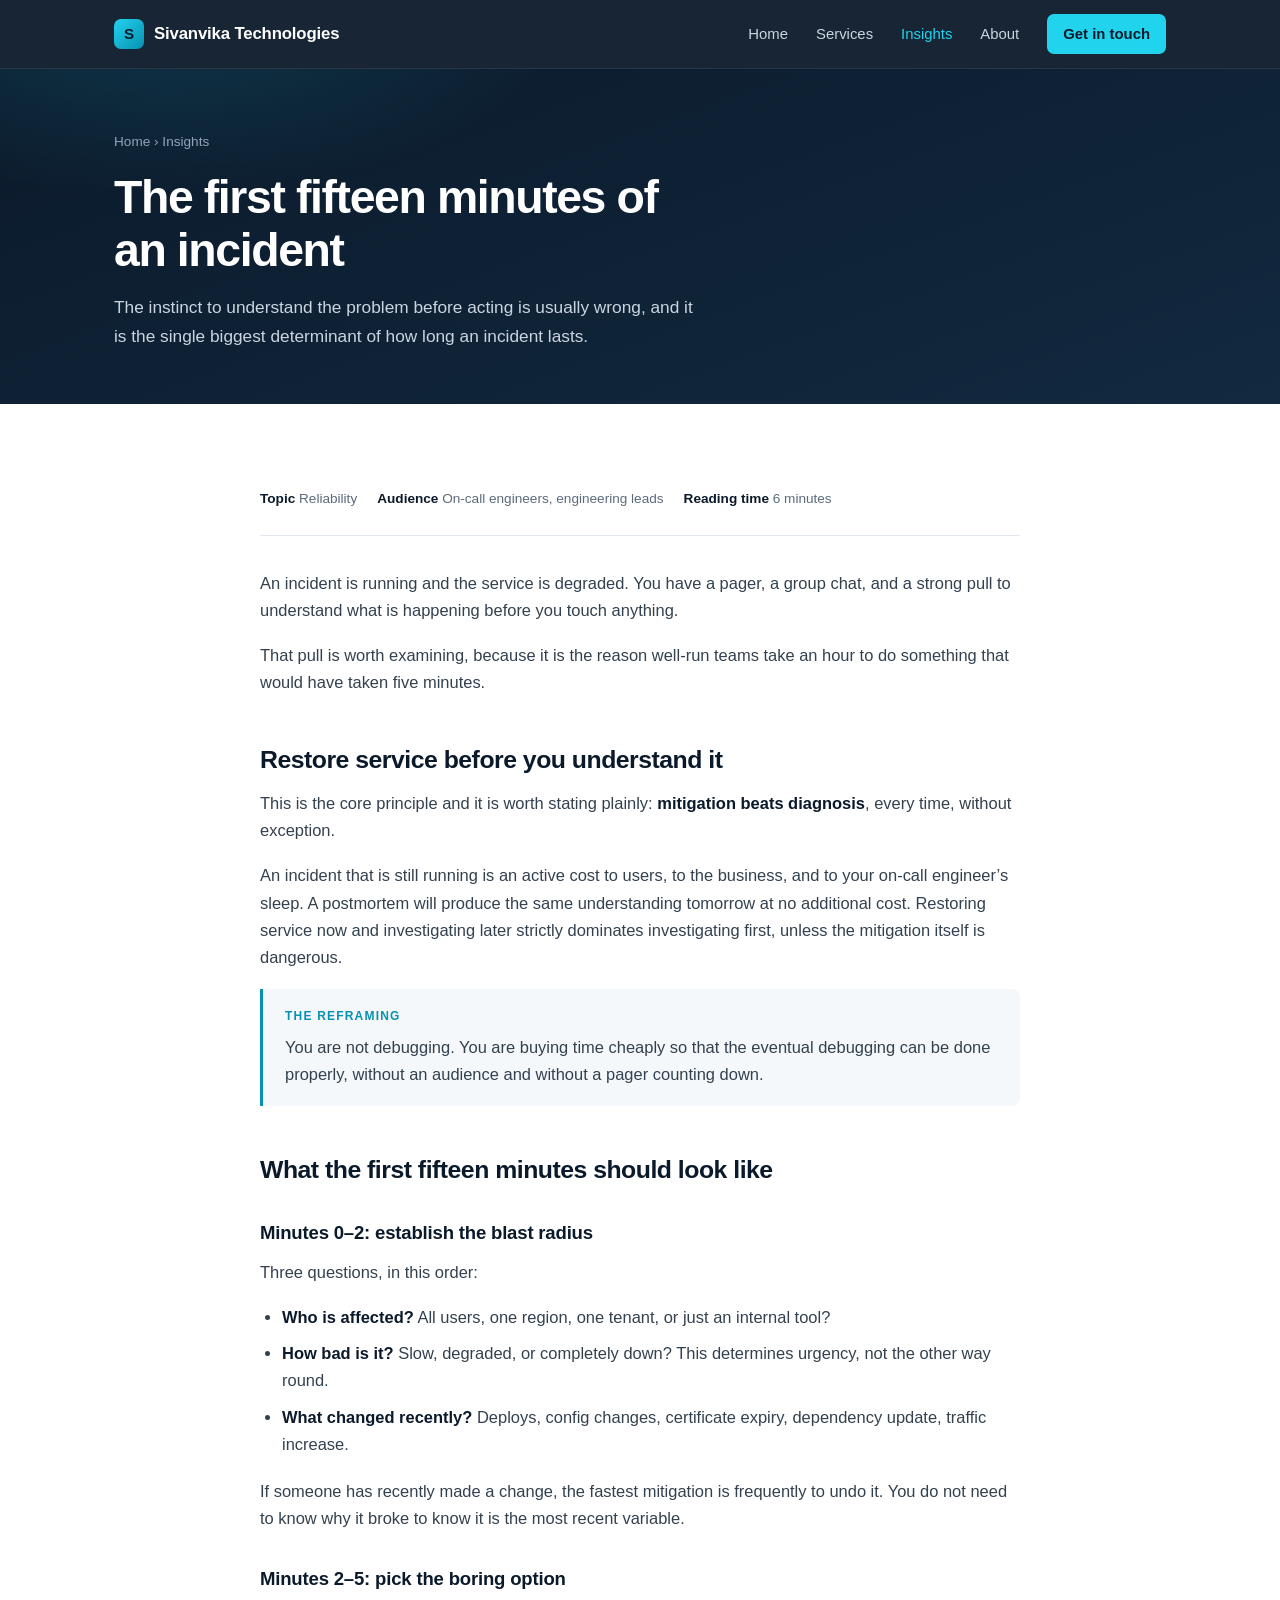
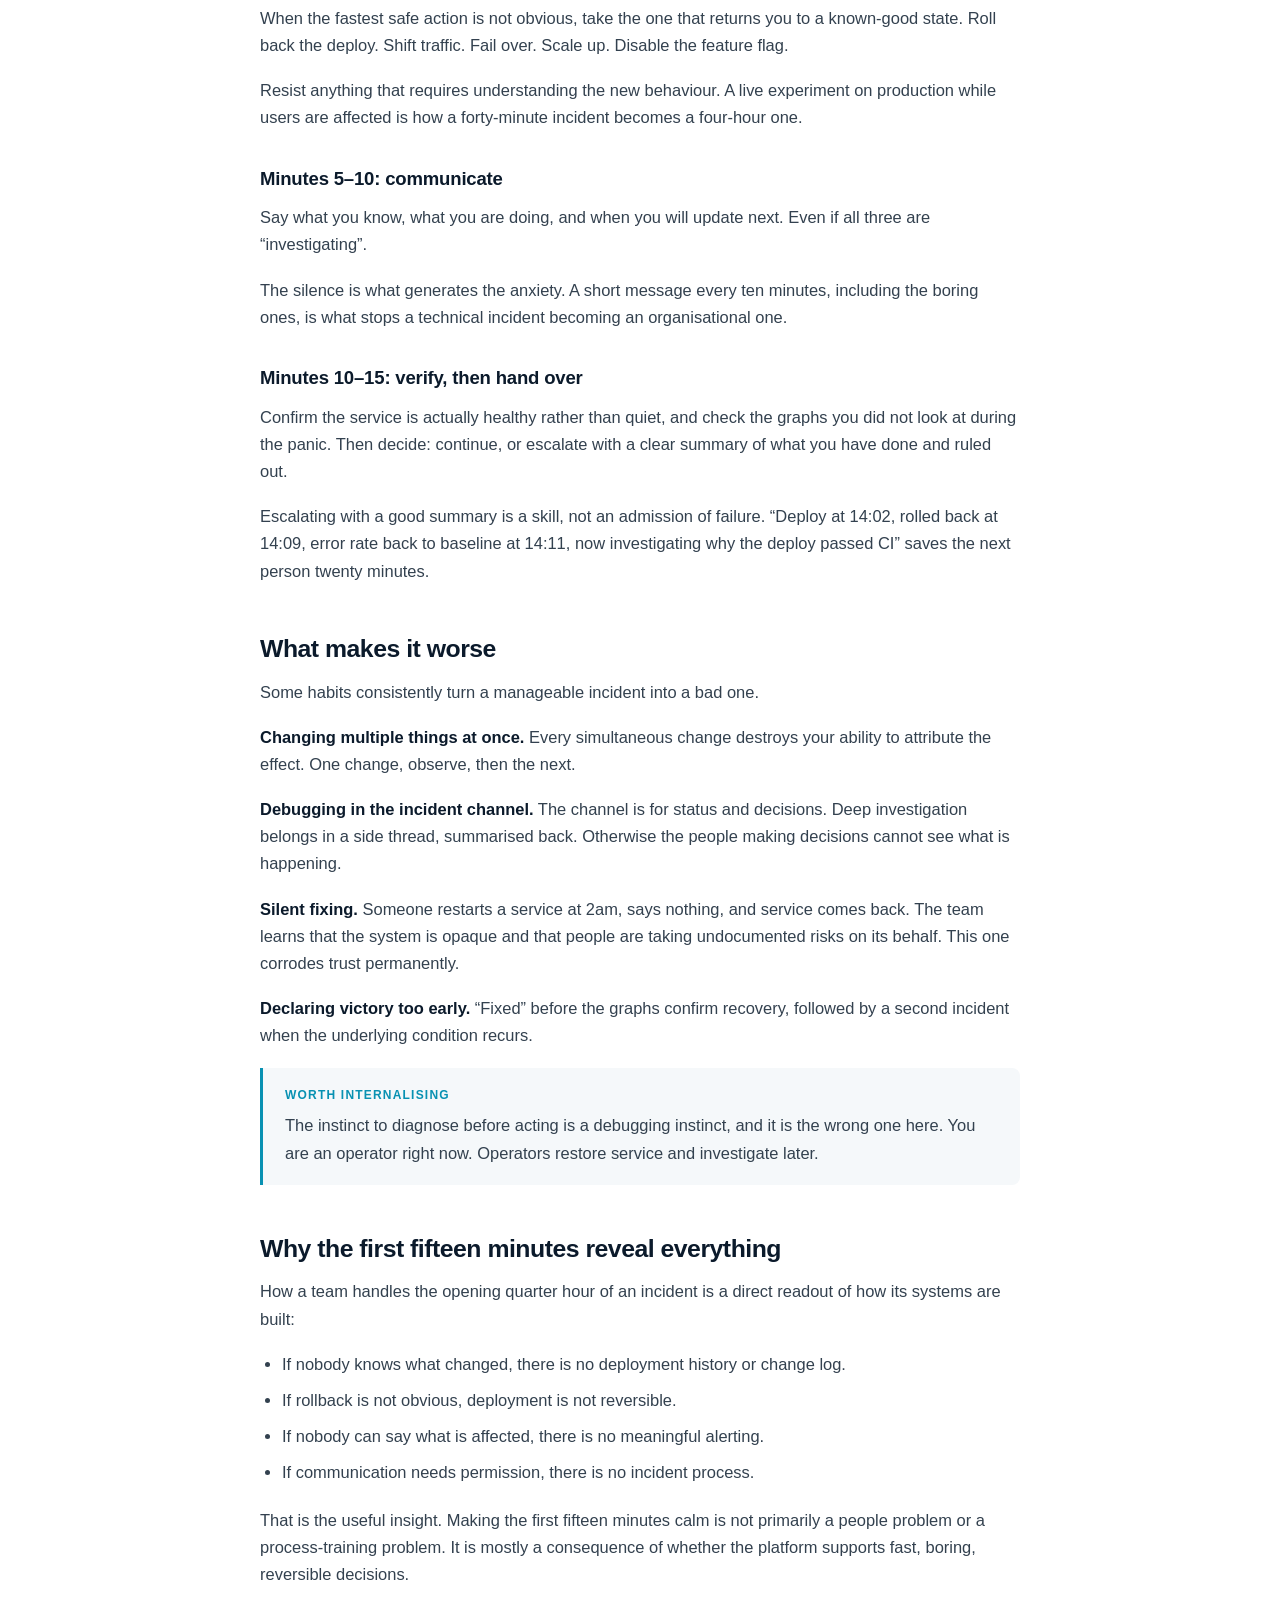
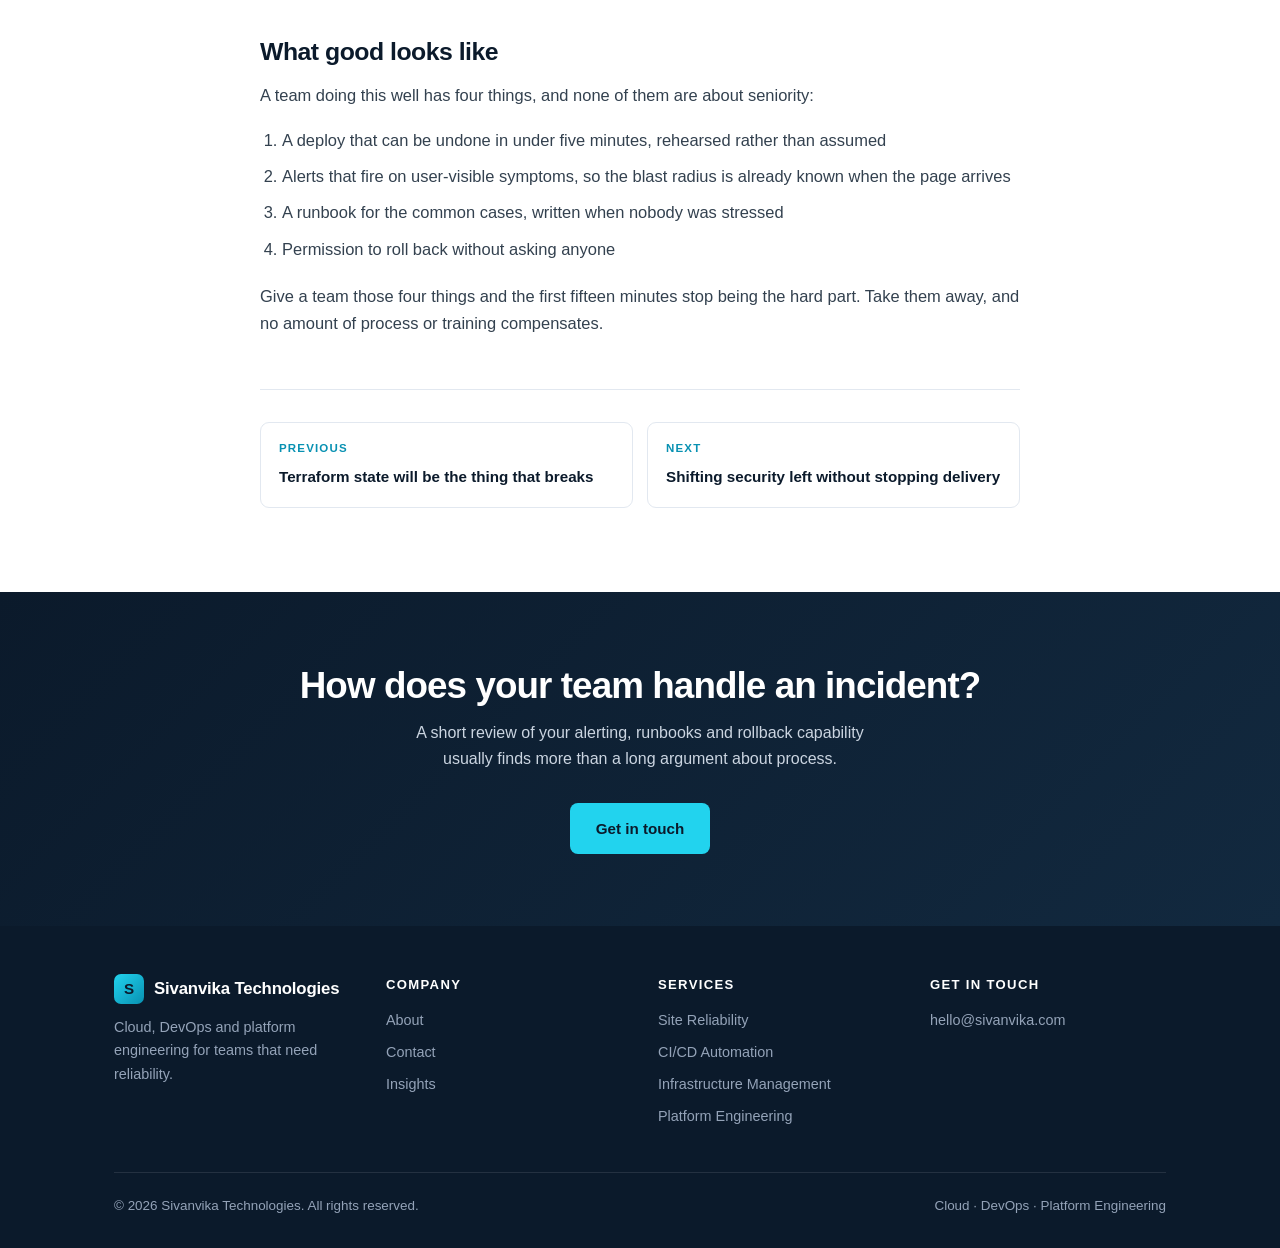
<file: insights/incident-first-fifteen.html>
<!DOCTYPE html>
<html lang="en">
<head>
<meta charset="utf-8">
<meta name="viewport" content="width=device-width, initial-scale=1">
<title>The first fifteen minutes of an incident | Sivanvika Technologies</title>
<meta name="description" content="What actually helps in the first quarter hour of a production incident, what makes it worse, and why the urge to find root cause is usually premature.">
<link rel="canonical" href="https://sivanvika.com/insights/incident-first-fifteen.html">
<link rel="icon" href="../favicon.svg" type="image/svg+xml">
<link rel="stylesheet" href="../styles.css">
</head>
<body>

<header>
  <div class="wrap nav">
    <a class="brand" href="../index.html"><span class="mark">S</span> Sivanvika Technologies</a>
    <button class="burger" aria-label="Toggle menu" onclick="document.querySelector('nav.links').classList.toggle('open')">&#9776;</button>
    <nav class="links">
      <a href="../index.html">Home</a>
      <a href="../services.html">Services</a>
      <a href="../insights.html" class="active">Insights</a>
      <a href="../about.html">About</a>
      <a href="../contact.html" class="cta">Get in touch</a>
    </nav>
  </div>
</header>

<section class="page-head">
  <div class="wrap">
    <div class="crumbs"><a href="../index.html">Home</a> &rsaquo; <a href="../insights.html">Insights</a></div>
    <h1>The first fifteen minutes of an incident</h1>
    <p class="lede">The instinct to understand the problem before acting is usually wrong, and it is the single biggest determinant of how long an incident lasts.</p>
  </div>
</section>

<section>
  <div class="wrap">
    <div class="article-wrap">
      <div class="meta">
        <span><strong>Topic</strong> Reliability</span>
        <span><strong>Audience</strong> On-call engineers, engineering leads</span>
        <span><strong>Reading time</strong> 6 minutes</span>
      </div>

      <div class="article-body">
        <p>An incident is running and the service is degraded. You have a pager, a group chat, and a strong pull to understand what is happening before you touch anything.</p>
        <p>That pull is worth examining, because it is the reason well-run teams take an hour to do something that would have taken five minutes.</p>

        <h2>Restore service before you understand it</h2>

        <p>This is the core principle and it is worth stating plainly: <strong>mitigation beats diagnosis</strong>, every time, without exception.</p>

        <p>An incident that is still running is an active cost to users, to the business, and to your on-call engineer&rsquo;s sleep. A postmortem will produce the same understanding tomorrow at no additional cost. Restoring service now and investigating later strictly dominates investigating first, unless the mitigation itself is dangerous.</p>

        <div class="callout">
          <span class="label">The reframing</span>
          <p>You are not debugging. You are buying time cheaply so that the eventual debugging can be done properly, without an audience and without a pager counting down.</p>
        </div>

        <h2>What the first fifteen minutes should look like</h2>

        <h3>Minutes 0&ndash;2: establish the blast radius</h3>
        <p>Three questions, in this order:</p>
        <ul>
          <li><strong>Who is affected?</strong> All users, one region, one tenant, or just an internal tool?</li>
          <li><strong>How bad is it?</strong> Slow, degraded, or completely down? This determines urgency, not the other way round.</li>
          <li><strong>What changed recently?</strong> Deploys, config changes, certificate expiry, dependency update, traffic increase.</li>
        </ul>

        <p>If someone has recently made a change, the fastest mitigation is frequently to undo it. You do not need to know why it broke to know it is the most recent variable.</p>

        <h3>Minutes 2&ndash;5: pick the boring option</h3>
        <p>When the fastest safe action is not obvious, take the one that returns you to a known-good state. Roll back the deploy. Shift traffic. Fail over. Scale up. Disable the feature flag.</p>

        <p>Resist anything that requires understanding the new behaviour. A live experiment on production while users are affected is how a forty-minute incident becomes a four-hour one.</p>

        <h3>Minutes 5&ndash;10: communicate</h3>
        <p>Say what you know, what you are doing, and when you will update next. Even if all three are &ldquo;investigating&rdquo;.</p>
        <p>The silence is what generates the anxiety. A short message every ten minutes, including the boring ones, is what stops a technical incident becoming an organisational one.</p>

        <h3>Minutes 10&ndash;15: verify, then hand over</h3>
        <p>Confirm the service is actually healthy rather than quiet, and check the graphs you did not look at during the panic. Then decide: continue, or escalate with a clear summary of what you have done and ruled out.</p>

        <p>Escalating with a good summary is a skill, not an admission of failure. &ldquo;Deploy at 14:02, rolled back at 14:09, error rate back to baseline at 14:11, now investigating why the deploy passed CI&rdquo; saves the next person twenty minutes.</p>

        <h2>What makes it worse</h2>

        <p>Some habits consistently turn a manageable incident into a bad one.</p>

        <p><strong>Changing multiple things at once.</strong> Every simultaneous change destroys your ability to attribute the effect. One change, observe, then the next.</p>

        <p><strong>Debugging in the incident channel.</strong> The channel is for status and decisions. Deep investigation belongs in a side thread, summarised back. Otherwise the people making decisions cannot see what is happening.</p>

        <p><strong>Silent fixing.</strong> Someone restarts a service at 2am, says nothing, and service comes back. The team learns that the system is opaque and that people are taking undocumented risks on its behalf. This one corrodes trust permanently.</p>

        <p><strong>Declaring victory too early.</strong> &ldquo;Fixed&rdquo; before the graphs confirm recovery, followed by a second incident when the underlying condition recurs.</p>

        <div class="callout">
          <span class="label">Worth internalising</span>
          <p>The instinct to diagnose before acting is a debugging instinct, and it is the wrong one here. You are an operator right now. Operators restore service and investigate later.</p>
        </div>

        <h2>Why the first fifteen minutes reveal everything</h2>

        <p>How a team handles the opening quarter hour of an incident is a direct readout of how its systems are built:</p>

        <ul>
          <li>If nobody knows what changed, there is no deployment history or change log.</li>
          <li>If rollback is not obvious, deployment is not reversible.</li>
          <li>If nobody can say what is affected, there is no meaningful alerting.</li>
          <li>If communication needs permission, there is no incident process.</li>
        </ul>

        <p>That is the useful insight. Making the first fifteen minutes calm is not primarily a people problem or a process-training problem. It is mostly a consequence of whether the platform supports fast, boring, reversible decisions.</p>

        <h2>What good looks like</h2>

        <p>A team doing this well has four things, and none of them are about seniority:</p>

        <ol>
          <li>A deploy that can be undone in under five minutes, rehearsed rather than assumed</li>
          <li>Alerts that fire on user-visible symptoms, so the blast radius is already known when the page arrives</li>
          <li>A runbook for the common cases, written when nobody was stressed</li>
          <li>Permission to roll back without asking anyone</li>
        </ol>

        <p>Give a team those four things and the first fifteen minutes stop being the hard part. Take them away, and no amount of process or training compensates.</p>
      </div>

      <div class="article-nav">
        <a href="../insights/terraform-state.html">
          <span class="kind">Previous</span>
          <span class="title">Terraform state will be the thing that breaks</span>
        </a>
        <a href="../insights/shift-left-security.html">
          <span class="kind">Next</span>
          <span class="title">Shifting security left without stopping delivery</span>
        </a>
      </div>
    </div>
  </div>
</section>

<section class="cta-band">
  <div class="wrap">
    <h2>How does your team handle an incident?</h2>
    <p>A short review of your alerting, runbooks and rollback capability usually finds more than a long argument about process.</p>
    <a class="btn btn-primary" href="../contact.html">Get in touch</a>
  </div>
</section>

<footer>
  <div class="wrap">
    <div class="foot-grid">
      <div>
        <a class="brand" href="../index.html"><span class="mark">S</span> Sivanvika Technologies</a>
        <p style="margin:0;max-width:30ch">Cloud, DevOps and platform engineering for teams that need reliability.</p>
      </div>
      <div>
        <h4>Company</h4>
        <a href="../about.html">About</a>
        <a href="../contact.html">Contact</a>
        <a href="../insights.html">Insights</a>
      </div>
      <div>
        <h4>Services</h4>
        <a href="../services.html#sre">Site Reliability</a>
        <a href="../services.html#automation">CI/CD Automation</a>
        <a href="../services.html#infrastructure">Infrastructure Management</a>
        <a href="../services.html#platform">Platform Engineering</a>
      </div>
      <div>
        <h4>Get in touch</h4>
        <a href="mailto:hello@sivanvika.com">hello@sivanvika.com</a>
      </div>
    </div>
    <div class="foot-bottom">
      <span>&copy; <span id="year">2026</span> Sivanvika Technologies. All rights reserved.</span>
      <span>Cloud &middot; DevOps &middot; Platform Engineering</span>
    </div>
  </div>
</footer>

<script>document.getElementById('year').textContent = new Date().getFullYear();</script>
</body>
</html>
</file>
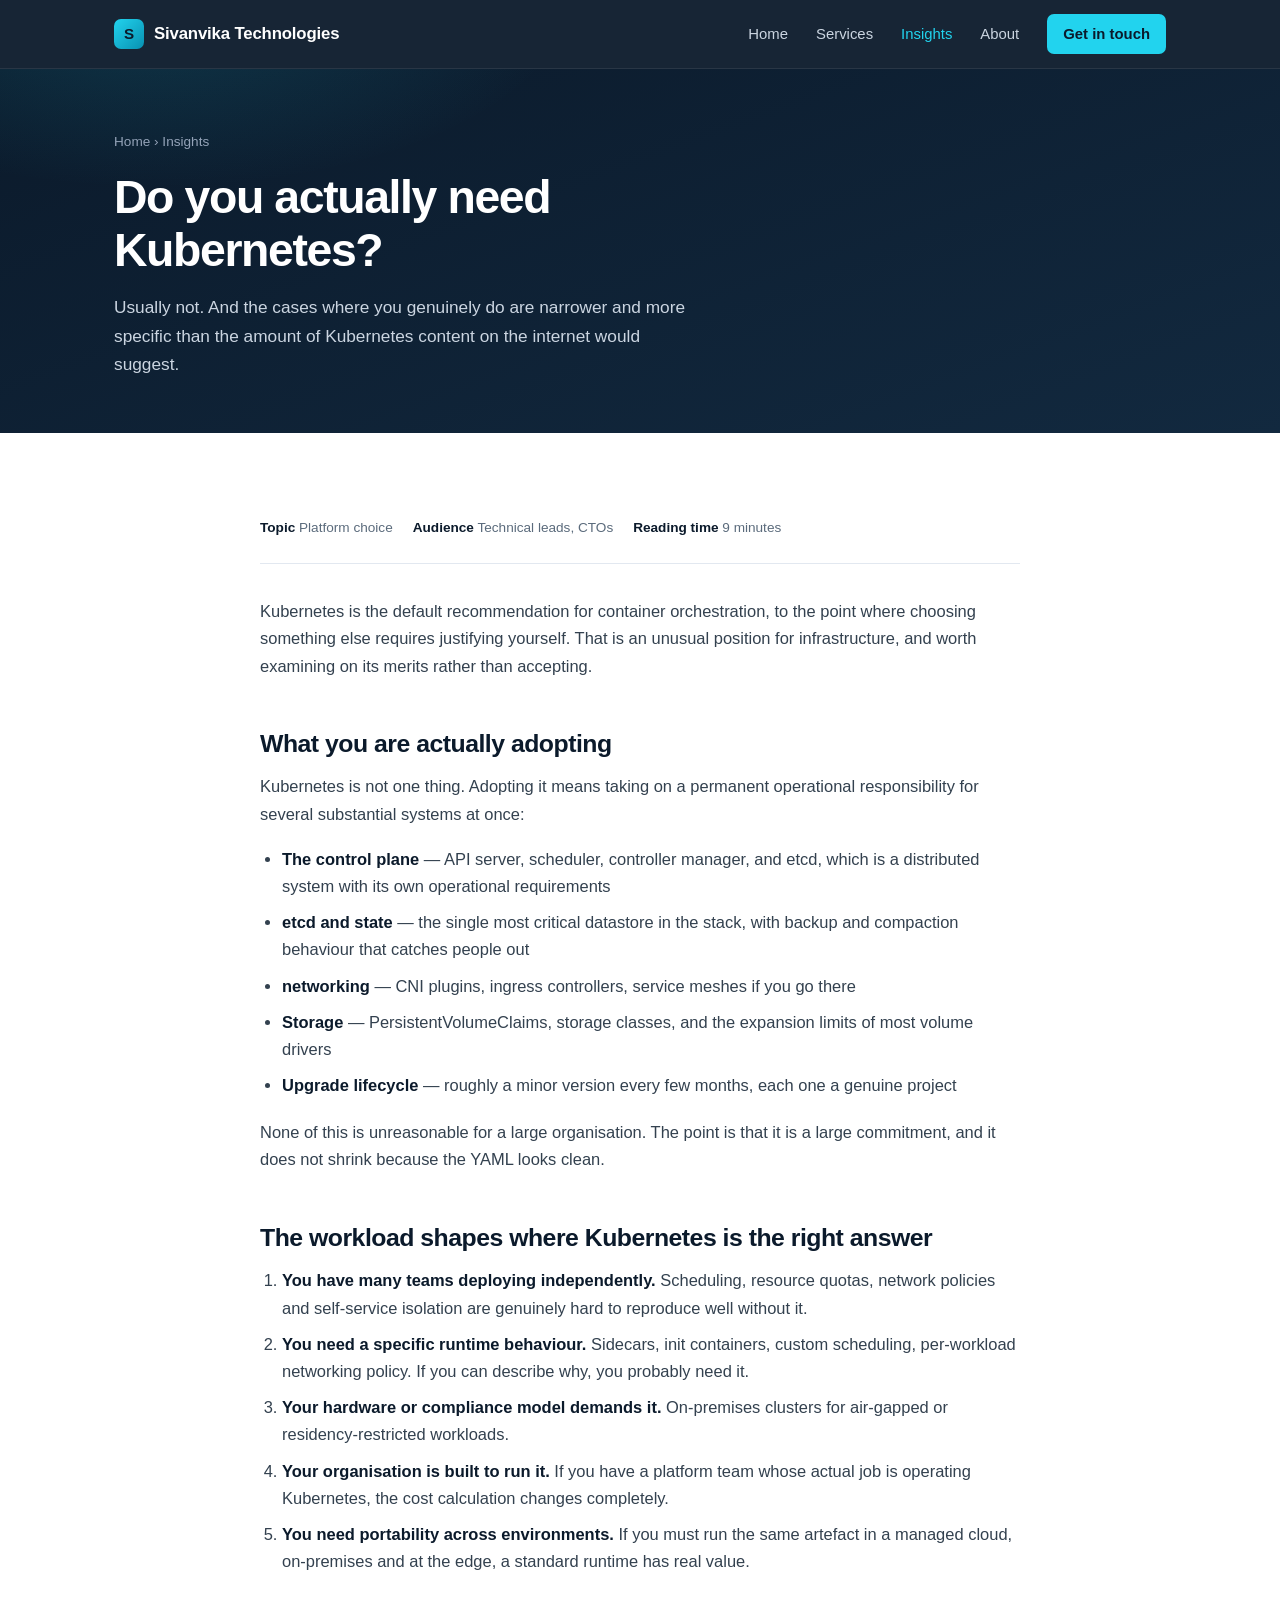
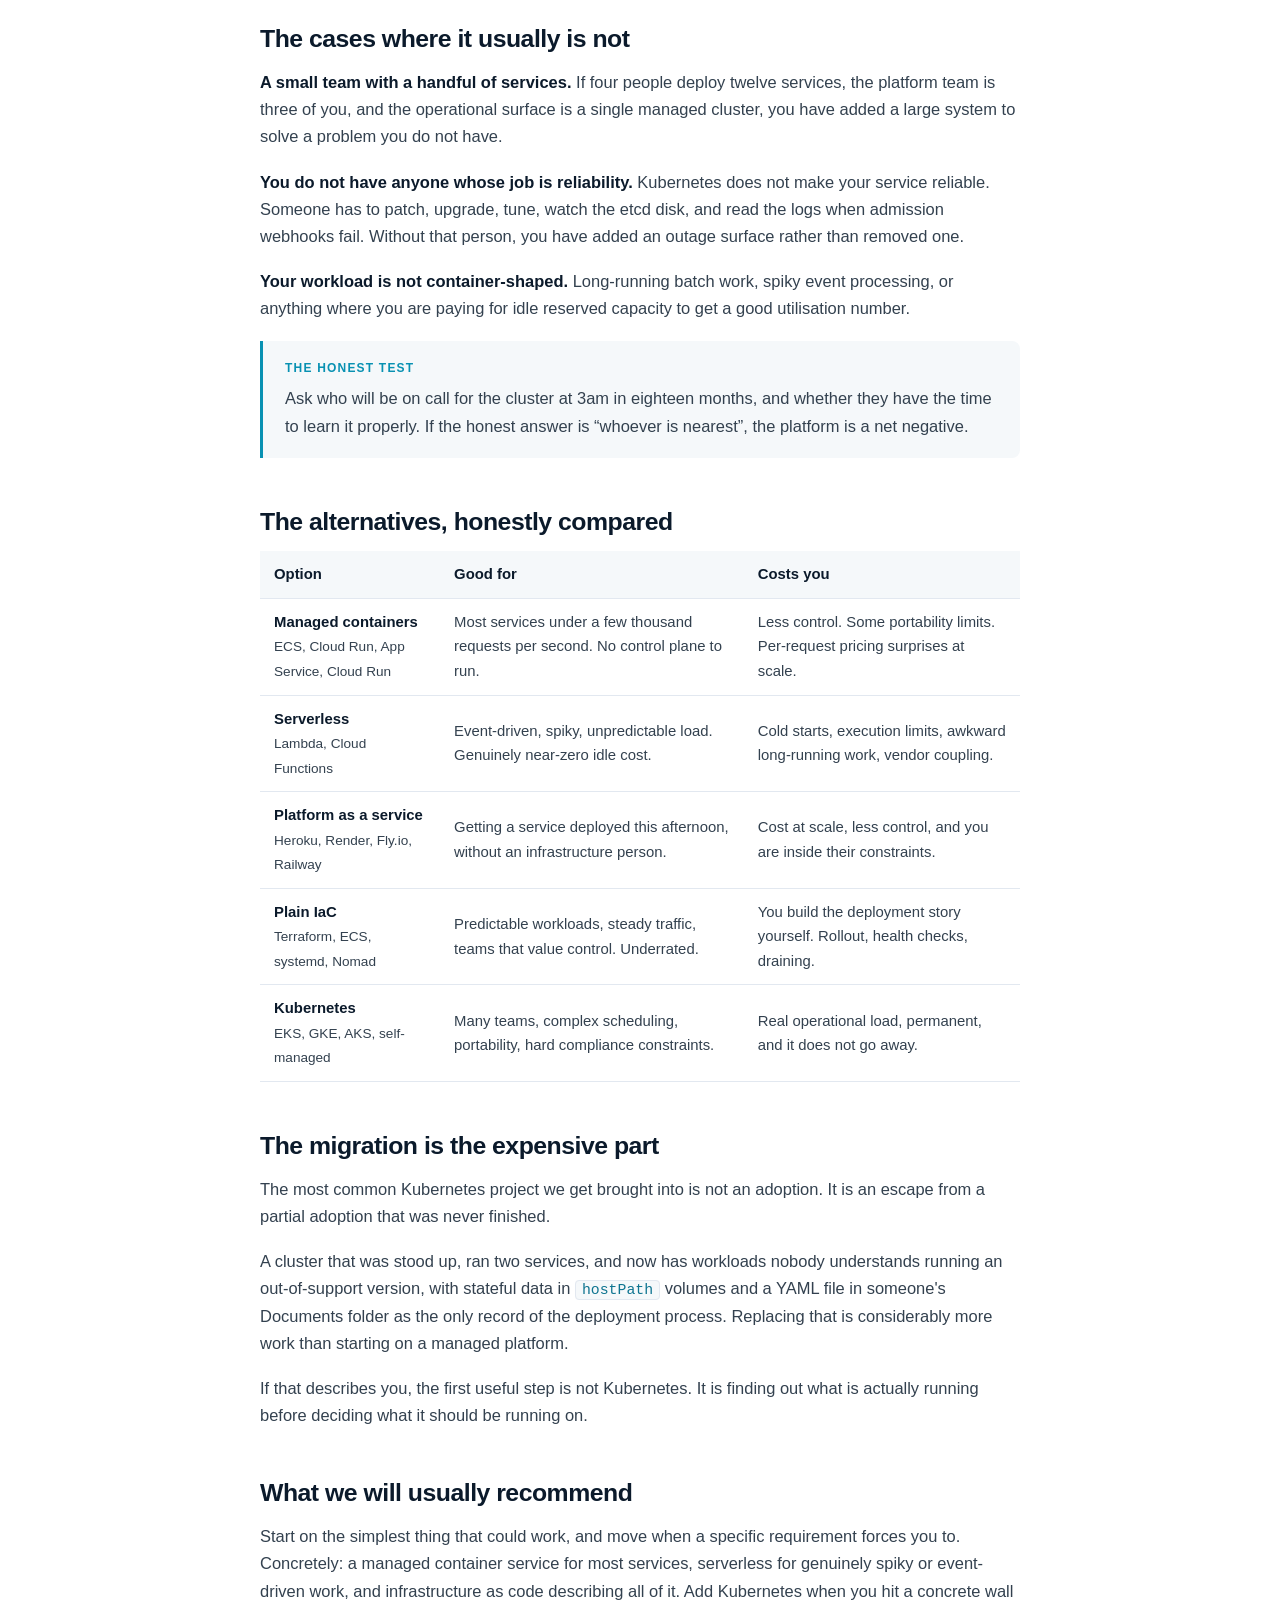
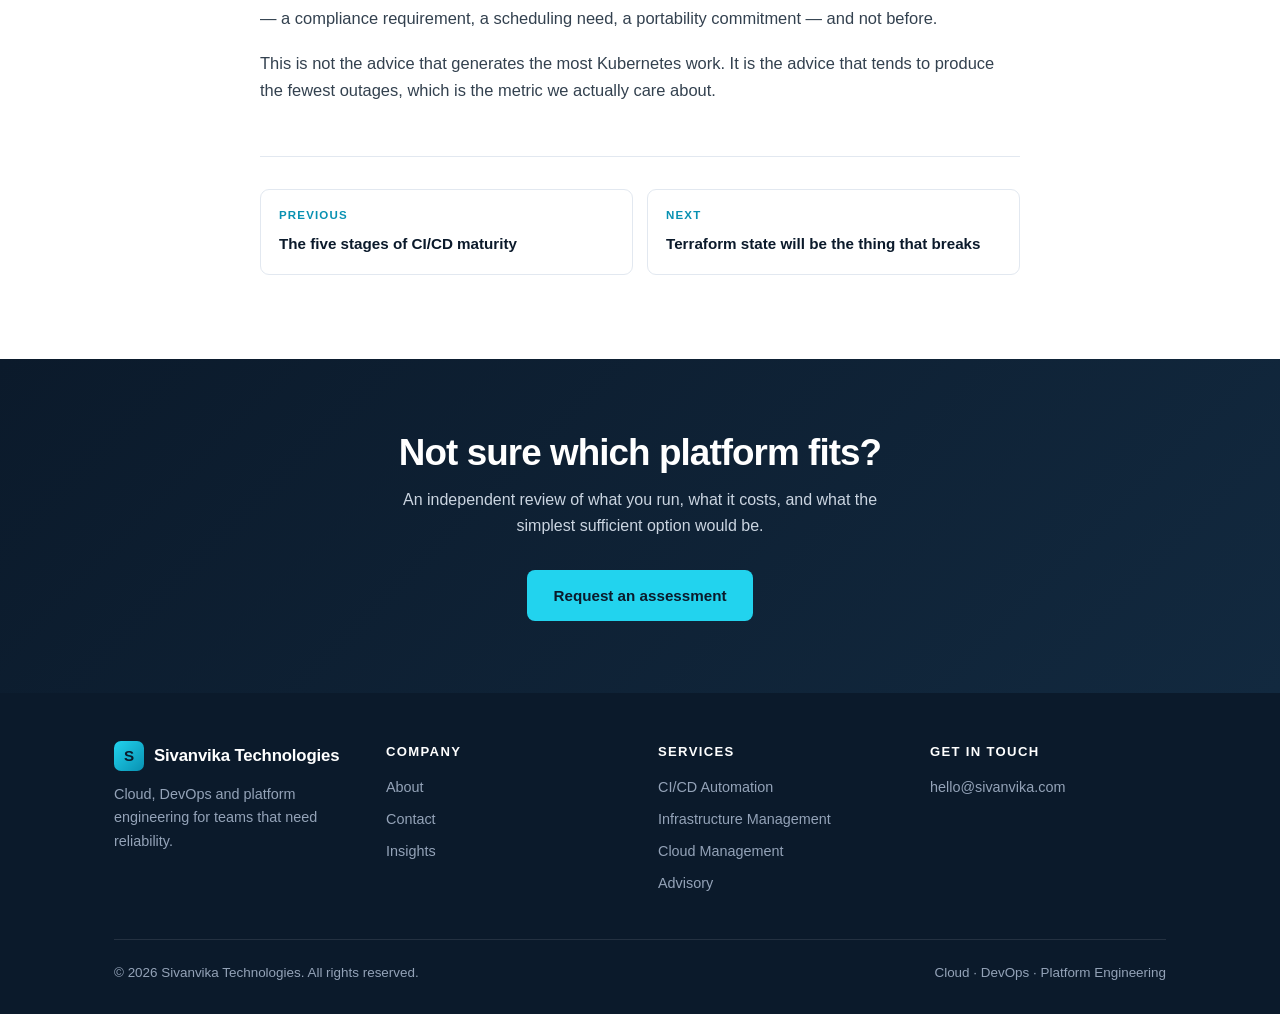
<file: insights/kubernetes-when.html>
<!DOCTYPE html>
<html lang="en">
<head>
<meta charset="utf-8">
<meta name="viewport" content="width=device-width, initial-scale=1">
<title>Do you actually need Kubernetes? | Sivanvika Technologies</title>
<meta name="description" content="An honest look at the operational cost of Kubernetes, and the workload shapes where a managed platform or plain infrastructure as code is the better answer.">
<link rel="canonical" href="https://sivanvika.com/insights/kubernetes-when.html">
<link rel="icon" href="../favicon.svg" type="image/svg+xml">
<link rel="stylesheet" href="../styles.css">
</head>
<body>

<header>
  <div class="wrap nav">
    <a class="brand" href="../index.html"><span class="mark">S</span> Sivanvika Technologies</a>
    <button class="burger" aria-label="Toggle menu" onclick="document.querySelector('nav.links').classList.toggle('open')">&#9776;</button>
    <nav class="links">
      <a href="../index.html">Home</a>
      <a href="../services.html">Services</a>
      <a href="../insights.html" class="active">Insights</a>
      <a href="../about.html">About</a>
      <a href="../contact.html" class="cta">Get in touch</a>
    </nav>
  </div>
</header>

<section class="page-head">
  <div class="wrap">
    <div class="crumbs"><a href="../index.html">Home</a> &rsaquo; <a href="../insights.html">Insights</a></div>
    <h1>Do you actually need Kubernetes?</h1>
    <p class="lede">Usually not. And the cases where you genuinely do are narrower and more specific than the amount of Kubernetes content on the internet would suggest.</p>
  </div>
</section>

<section>
  <div class="wrap">
    <div class="article-wrap">
      <div class="meta">
        <span><strong>Topic</strong> Platform choice</span>
        <span><strong>Audience</strong> Technical leads, CTOs</span>
        <span><strong>Reading time</strong> 9 minutes</span>
      </div>

      <div class="article-body">
        <p>Kubernetes is the default recommendation for container orchestration, to the point where choosing something else requires justifying yourself. That is an unusual position for infrastructure, and worth examining on its merits rather than accepting.</p>

        <h2>What you are actually adopting</h2>

        <p>Kubernetes is not one thing. Adopting it means taking on a permanent operational responsibility for several substantial systems at once:</p>

        <ul>
          <li><strong>The control plane</strong> &mdash; API server, scheduler, controller manager, and etcd, which is a distributed system with its own operational requirements</li>
          <li><strong>etcd and state</strong> &mdash; the single most critical datastore in the stack, with backup and compaction behaviour that catches people out</li>
          <li><strong>networking</strong> &mdash; CNI plugins, ingress controllers, service meshes if you go there</li>
          <li><strong>Storage</strong> &mdash; PersistentVolumeClaims, storage classes, and the expansion limits of most volume drivers</li>
          <li><strong>Upgrade lifecycle</strong> &mdash; roughly a minor version every few months, each one a genuine project</li>
        </ul>

        <p>None of this is unreasonable for a large organisation. The point is that it is a large commitment, and it does not shrink because the YAML looks clean.</p>

        <h2>The workload shapes where Kubernetes is the right answer</h2>

        <ol>
          <li><strong>You have many teams deploying independently.</strong> Scheduling, resource quotas, network policies and self-service isolation are genuinely hard to reproduce well without it.</li>
          <li><strong>You need a specific runtime behaviour.</strong> Sidecars, init containers, custom scheduling, per-workload networking policy. If you can describe why, you probably need it.</li>
          <li><strong>Your hardware or compliance model demands it.</strong> On-premises clusters for air-gapped or residency-restricted workloads.</li>
          <li><strong>Your organisation is built to run it.</strong> If you have a platform team whose actual job is operating Kubernetes, the cost calculation changes completely.</li>
          <li><strong>You need portability across environments.</strong> If you must run the same artefact in a managed cloud, on-premises and at the edge, a standard runtime has real value.</li>
        </ol>

        <h2>The cases where it usually is not</h2>

        <p><strong>A small team with a handful of services.</strong> If four people deploy twelve services, the platform team is three of you, and the operational surface is a single managed cluster, you have added a large system to solve a problem you do not have.</p>

        <p><strong>You do not have anyone whose job is reliability.</strong> Kubernetes does not make your service reliable. Someone has to patch, upgrade, tune, watch the etcd disk, and read the logs when admission webhooks fail. Without that person, you have added an outage surface rather than removed one.</p>

        <p><strong>Your workload is not container-shaped.</strong> Long-running batch work, spiky event processing, or anything where you are paying for idle reserved capacity to get a good utilisation number.</p>

        <div class="callout">
          <span class="label">The honest test</span>
          <p>Ask who will be on call for the cluster at 3am in eighteen months, and whether they have the time to learn it properly. If the honest answer is &ldquo;whoever is nearest&rdquo;, the platform is a net negative.</p>
        </div>

        <h2>The alternatives, honestly compared</h2>

        <table>
          <thead>
            <tr><th>Option</th><th>Good for</th><th>Costs you</th></tr>
          </thead>
          <tbody>
            <tr>
              <td><strong>Managed containers</strong><br><span style="font-size:0.85rem">ECS, Cloud Run, App Service, Cloud Run</span></td>
              <td>Most services under a few thousand requests per second. No control plane to run.</td>
              <td>Less control. Some portability limits. Per-request pricing surprises at scale.</td>
            </tr>
            <tr>
              <td><strong>Serverless</strong><br><span style="font-size:0.85rem">Lambda, Cloud Functions</span></td>
              <td>Event-driven, spiky, unpredictable load. Genuinely near-zero idle cost.</td>
              <td>Cold starts, execution limits, awkward long-running work, vendor coupling.</td>
            </tr>
            <tr>
              <td><strong>Platform as a service</strong><br><span style="font-size:0.85rem">Heroku, Render, Fly.io, Railway</span></td>
              <td>Getting a service deployed this afternoon, without an infrastructure person.</td>
              <td>Cost at scale, less control, and you are inside their constraints.</td>
            </tr>
            <tr>
              <td><strong>Plain IaC</strong><br><span style="font-size:0.85rem">Terraform, ECS, systemd, Nomad</span></td>
              <td>Predictable workloads, steady traffic, teams that value control. Underrated.</td>
              <td>You build the deployment story yourself. Rollout, health checks, draining.</td>
            </tr>
            <tr>
              <td><strong>Kubernetes</strong><br><span style="font-size:0.85rem">EKS, GKE, AKS, self-managed</span></td>
              <td>Many teams, complex scheduling, portability, hard compliance constraints.</td>
              <td>Real operational load, permanent, and it does not go away.</td>
            </tr>
          </tbody>
        </table>

        <h2>The migration is the expensive part</h2>

        <p>The most common Kubernetes project we get brought into is not an adoption. It is an escape from a partial adoption that was never finished.</p>

        <p>A cluster that was stood up, ran two services, and now has workloads nobody understands running an out-of-support version, with stateful data in <code>hostPath</code> volumes and a YAML file in someone's Documents folder as the only record of the deployment process. Replacing that is considerably more work than starting on a managed platform.</p>

        <p>If that describes you, the first useful step is not Kubernetes. It is finding out what is actually running before deciding what it should be running on.</p>

        <h2>What we will usually recommend</h2>

        <p>Start on the simplest thing that could work, and move when a specific requirement forces you to. Concretely: a managed container service for most services, serverless for genuinely spiky or event-driven work, and infrastructure as code describing all of it. Add Kubernetes when you hit a concrete wall &mdash; a compliance requirement, a scheduling need, a portability commitment &mdash; and not before.</p>

        <p>This is not the advice that generates the most Kubernetes work. It is the advice that tends to produce the fewest outages, which is the metric we actually care about.</p>
      </div>

      <div class="article-nav">
        <a href="../insights/ci-cd-maturity.html">
          <span class="kind">Previous</span>
          <span class="title">The five stages of CI/CD maturity</span>
        </a>
        <a href="../insights/terraform-state.html">
          <span class="kind">Next</span>
          <span class="title">Terraform state will be the thing that breaks</span>
        </a>
      </div>
    </div>
  </div>
</section>

<section class="cta-band">
  <div class="wrap">
    <h2>Not sure which platform fits?</h2>
    <p>An independent review of what you run, what it costs, and what the simplest sufficient option would be.</p>
    <a class="btn btn-primary" href="../contact.html">Request an assessment</a>
  </div>
</section>

<footer>
  <div class="wrap">
    <div class="foot-grid">
      <div>
        <a class="brand" href="../index.html"><span class="mark">S</span> Sivanvika Technologies</a>
        <p style="margin:0;max-width:30ch">Cloud, DevOps and platform engineering for teams that need reliability.</p>
      </div>
      <div>
        <h4>Company</h4>
        <a href="../about.html">About</a>
        <a href="../contact.html">Contact</a>
        <a href="../insights.html">Insights</a>
      </div>
      <div>
        <h4>Services</h4>
        <a href="../services.html#automation">CI/CD Automation</a>
        <a href="../services.html#infrastructure">Infrastructure Management</a>
        <a href="../services.html#cloud">Cloud Management</a>
        <a href="../services.html#advisory">Advisory</a>
      </div>
      <div>
        <h4>Get in touch</h4>
        <a href="mailto:hello@sivanvika.com">hello@sivanvika.com</a>
      </div>
    </div>
    <div class="foot-bottom">
      <span>&copy; <span id="year">2026</span> Sivanvika Technologies. All rights reserved.</span>
      <span>Cloud &middot; DevOps &middot; Platform Engineering</span>
    </div>
  </div>
</footer>

<script>document.getElementById('year').textContent = new Date().getFullYear();</script>
</body>
</html>
</file>
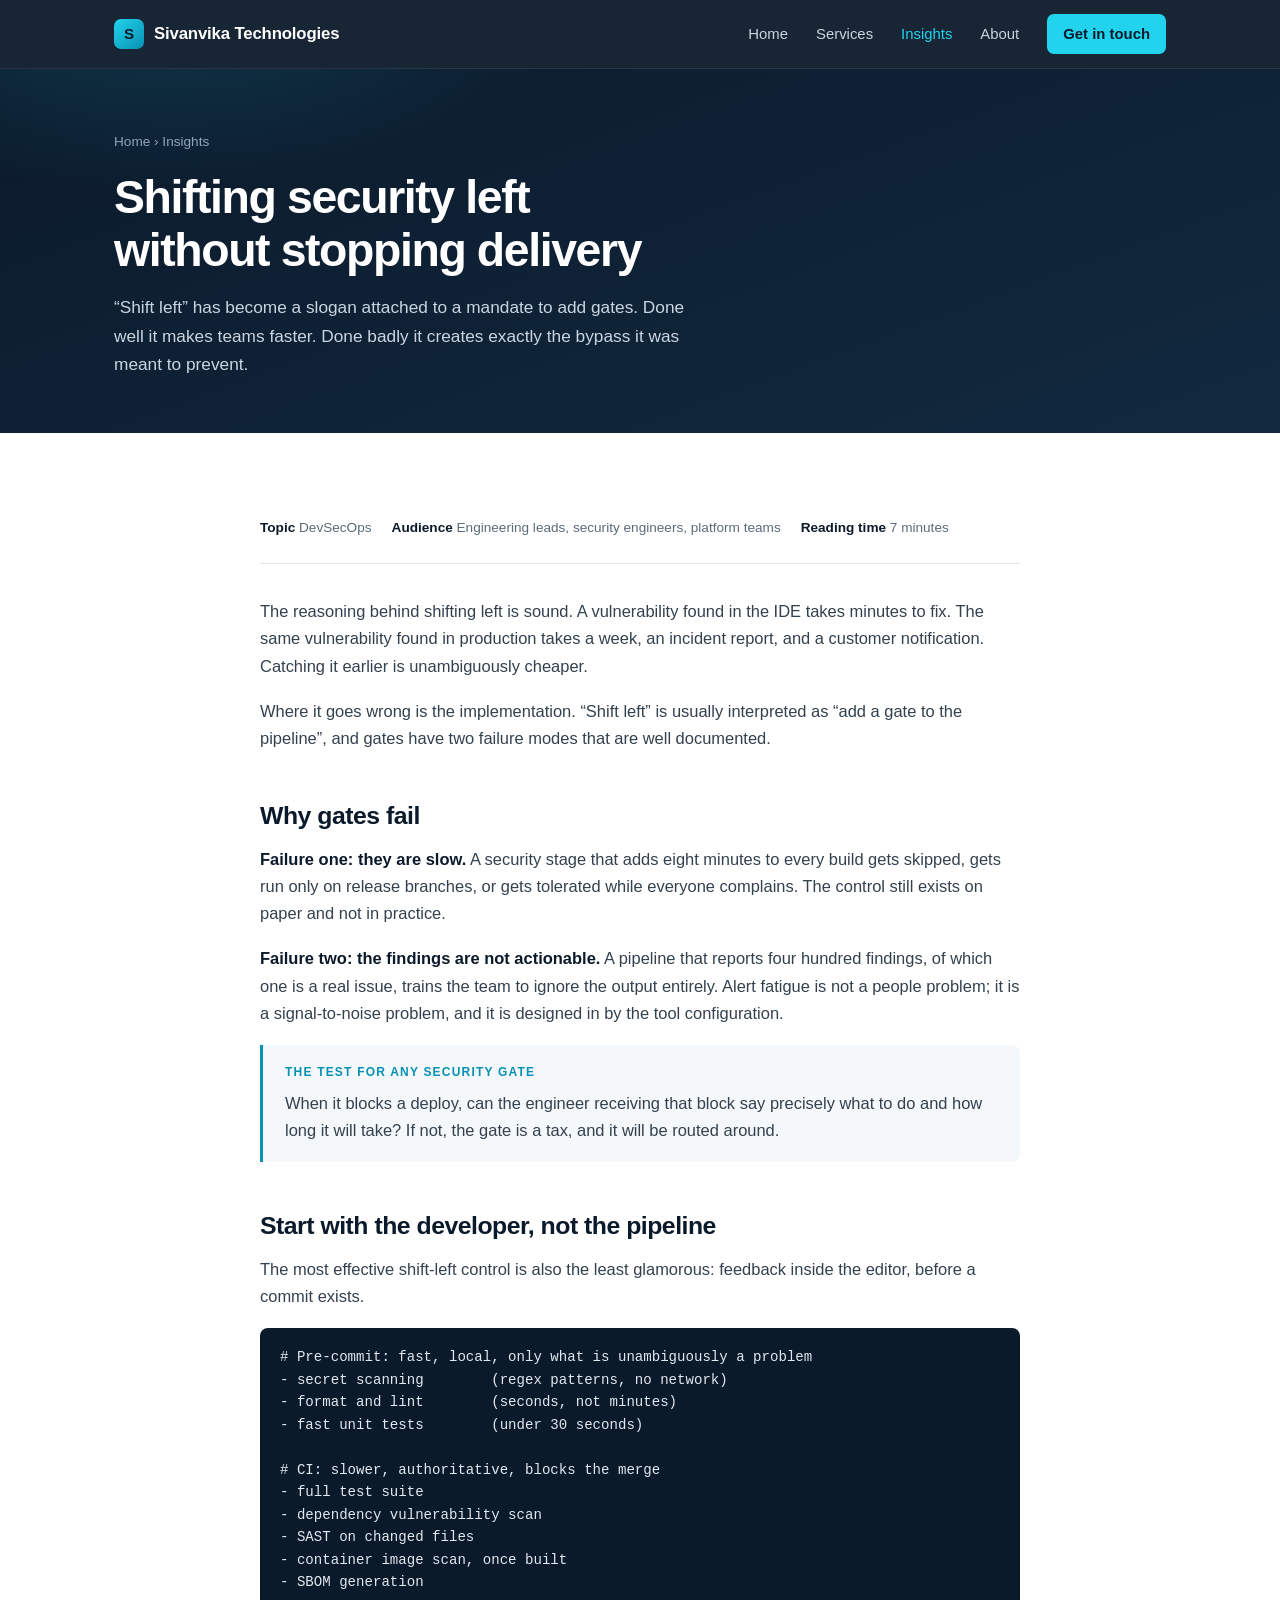
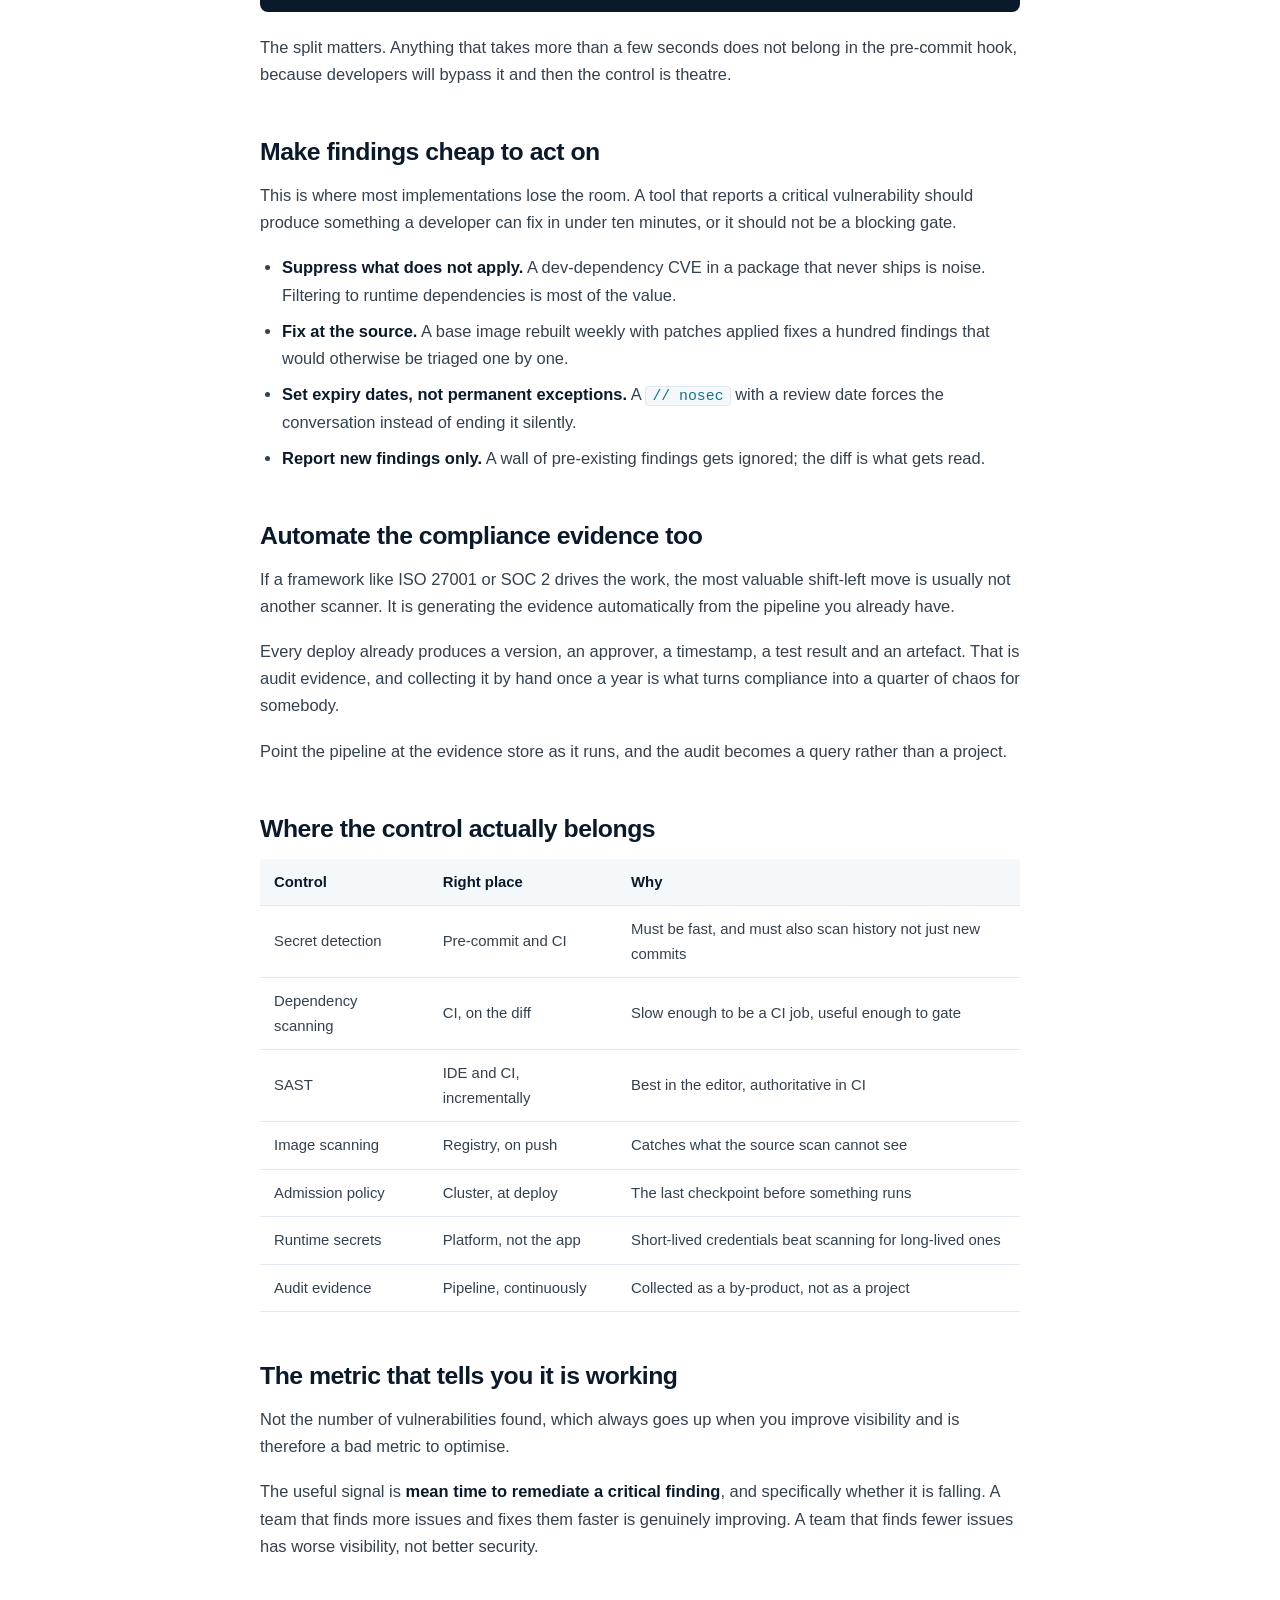
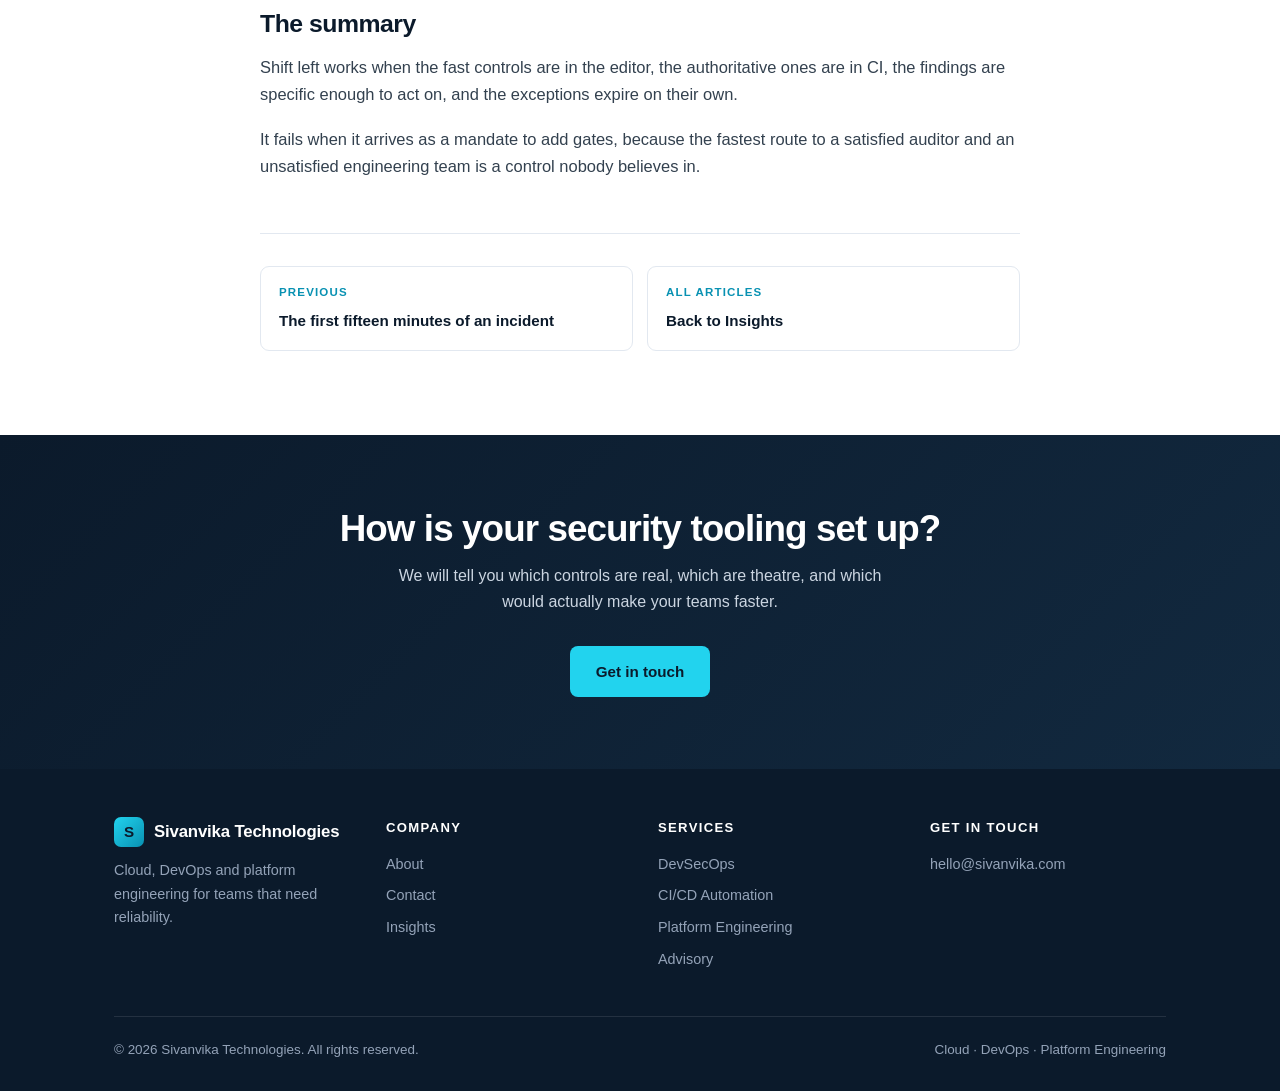
<file: insights/shift-left-security.html>
<!DOCTYPE html>
<html lang="en">
<head>
<meta charset="utf-8">
<meta name="viewport" content="width=device-width, initial-scale=1">
<title>Shifting security left without stopping delivery | Sivanvika Technologies</title>
<meta name="description" content="How to put security controls into the delivery path so teams move faster, rather than bolting on a gate that becomes the reason people bypass it.">
<link rel="canonical" href="https://sivanvika.com/insights/shift-left-security.html">
<link rel="icon" href="../favicon.svg" type="image/svg+xml">
<link rel="stylesheet" href="../styles.css">
</head>
<body>

<header>
  <div class="wrap nav">
    <a class="brand" href="../index.html"><span class="mark">S</span> Sivanvika Technologies</a>
    <button class="burger" aria-label="Toggle menu" onclick="document.querySelector('nav.links').classList.toggle('open')">&#9776;</button>
    <nav class="links">
      <a href="../index.html">Home</a>
      <a href="../services.html">Services</a>
      <a href="../insights.html" class="active">Insights</a>
      <a href="../about.html">About</a>
      <a href="../contact.html" class="cta">Get in touch</a>
    </nav>
  </div>
</header>

<section class="page-head">
  <div class="wrap">
    <div class="crumbs"><a href="../index.html">Home</a> &rsaquo; <a href="../insights.html">Insights</a></div>
    <h1>Shifting security left without stopping delivery</h1>
    <p class="lede">&ldquo;Shift left&rdquo; has become a slogan attached to a mandate to add gates. Done well it makes teams faster. Done badly it creates exactly the bypass it was meant to prevent.</p>
  </div>
</section>

<section>
  <div class="wrap">
    <div class="article-wrap">
      <div class="meta">
        <span><strong>Topic</strong> DevSecOps</span>
        <span><strong>Audience</strong> Engineering leads, security engineers, platform teams</span>
        <span><strong>Reading time</strong> 7 minutes</span>
      </div>

      <div class="article-body">
        <p>The reasoning behind shifting left is sound. A vulnerability found in the IDE takes minutes to fix. The same vulnerability found in production takes a week, an incident report, and a customer notification. Catching it earlier is unambiguously cheaper.</p>
        <p>Where it goes wrong is the implementation. &ldquo;Shift left&rdquo; is usually interpreted as &ldquo;add a gate to the pipeline&rdquo;, and gates have two failure modes that are well documented.</p>

        <h2>Why gates fail</h2>

        <p><strong>Failure one: they are slow.</strong> A security stage that adds eight minutes to every build gets skipped, gets run only on release branches, or gets tolerated while everyone complains. The control still exists on paper and not in practice.</p>

        <p><strong>Failure two: the findings are not actionable.</strong> A pipeline that reports four hundred findings, of which one is a real issue, trains the team to ignore the output entirely. Alert fatigue is not a people problem; it is a signal-to-noise problem, and it is designed in by the tool configuration.</p>

        <div class="callout">
          <span class="label">The test for any security gate</span>
          <p>When it blocks a deploy, can the engineer receiving that block say precisely what to do and how long it will take? If not, the gate is a tax, and it will be routed around.</p>
        </div>

        <h2>Start with the developer, not the pipeline</h2>

        <p>The most effective shift-left control is also the least glamorous: feedback inside the editor, before a commit exists.</p>

        <pre><code># Pre-commit: fast, local, only what is unambiguously a problem
- secret scanning        (regex patterns, no network)
- format and lint        (seconds, not minutes)
- fast unit tests        (under 30 seconds)

# CI: slower, authoritative, blocks the merge
- full test suite
- dependency vulnerability scan
- SAST on changed files
- container image scan, once built
- SBOM generation</code></pre>

        <p>The split matters. Anything that takes more than a few seconds does not belong in the pre-commit hook, because developers will bypass it and then the control is theatre.</p>

        <h2>Make findings cheap to act on</h2>

        <p>This is where most implementations lose the room. A tool that reports a critical vulnerability should produce something a developer can fix in under ten minutes, or it should not be a blocking gate.</p>

        <ul>
          <li><strong>Suppress what does not apply.</strong> A dev-dependency CVE in a package that never ships is noise. Filtering to runtime dependencies is most of the value.</li>
          <li><strong>Fix at the source.</strong> A base image rebuilt weekly with patches applied fixes a hundred findings that would otherwise be triaged one by one.</li>
          <li><strong>Set expiry dates, not permanent exceptions.</strong> A <code>// nosec</code> with a review date forces the conversation instead of ending it silently.</li>
          <li><strong>Report new findings only.</strong> A wall of pre-existing findings gets ignored; the diff is what gets read.</li>
        </ul>

        <h2>Automate the compliance evidence too</h2>

        <p>If a framework like ISO 27001 or SOC 2 drives the work, the most valuable shift-left move is usually not another scanner. It is generating the evidence automatically from the pipeline you already have.</p>

        <p>Every deploy already produces a version, an approver, a timestamp, a test result and an artefact. That is audit evidence, and collecting it by hand once a year is what turns compliance into a quarter of chaos for somebody.</p>

        <p>Point the pipeline at the evidence store as it runs, and the audit becomes a query rather than a project.</p>

        <h2>Where the control actually belongs</h2>

        <table>
          <thead>
            <tr><th>Control</th><th>Right place</th><th>Why</th></tr>
          </thead>
          <tbody>
            <tr><td>Secret detection</td><td>Pre-commit and CI</td><td>Must be fast, and must also scan history not just new commits</td></tr>
            <tr><td>Dependency scanning</td><td>CI, on the diff</td><td>Slow enough to be a CI job, useful enough to gate</td></tr>
            <tr><td>SAST</td><td>IDE and CI, incrementally</td><td>Best in the editor, authoritative in CI</td></tr>
            <tr><td>Image scanning</td><td>Registry, on push</td><td>Catches what the source scan cannot see</td></tr>
            <tr><td>Admission policy</td><td>Cluster, at deploy</td><td>The last checkpoint before something runs</td></tr>
            <tr><td>Runtime secrets</td><td>Platform, not the app</td><td>Short-lived credentials beat scanning for long-lived ones</td></tr>
            <tr><td>Audit evidence</td><td>Pipeline, continuously</td><td>Collected as a by-product, not as a project</td></tr>
          </tbody>
        </table>

        <h2>The metric that tells you it is working</h2>

        <p>Not the number of vulnerabilities found, which always goes up when you improve visibility and is therefore a bad metric to optimise.</p>

        <p>The useful signal is <strong>mean time to remediate a critical finding</strong>, and specifically whether it is falling. A team that finds more issues and fixes them faster is genuinely improving. A team that finds fewer issues has worse visibility, not better security.</p>

        <h2>The summary</h2>

        <p>Shift left works when the fast controls are in the editor, the authoritative ones are in CI, the findings are specific enough to act on, and the exceptions expire on their own.</p>

        <p>It fails when it arrives as a mandate to add gates, because the fastest route to a satisfied auditor and an unsatisfied engineering team is a control nobody believes in.</p>
      </div>

      <div class="article-nav">
        <a href="../insights/incident-first-fifteen.html">
          <span class="kind">Previous</span>
          <span class="title">The first fifteen minutes of an incident</span>
        </a>
        <a href="../insights.html">
          <span class="kind">All articles</span>
          <span class="title">Back to Insights</span>
        </a>
      </div>
    </div>
  </div>
</section>

<section class="cta-band">
  <div class="wrap">
    <h2>How is your security tooling set up?</h2>
    <p>We will tell you which controls are real, which are theatre, and which would actually make your teams faster.</p>
    <a class="btn btn-primary" href="../contact.html">Get in touch</a>
  </div>
</section>

<footer>
  <div class="wrap">
    <div class="foot-grid">
      <div>
        <a class="brand" href="../index.html"><span class="mark">S</span> Sivanvika Technologies</a>
        <p style="margin:0;max-width:30ch">Cloud, DevOps and platform engineering for teams that need reliability.</p>
      </div>
      <div>
        <h4>Company</h4>
        <a href="../about.html">About</a>
        <a href="../contact.html">Contact</a>
        <a href="../insights.html">Insights</a>
      </div>
      <div>
        <h4>Services</h4>
        <a href="../services.html#devsecops">DevSecOps</a>
        <a href="../services.html#automation">CI/CD Automation</a>
        <a href="../services.html#platform">Platform Engineering</a>
        <a href="../services.html#advisory">Advisory</a>
      </div>
      <div>
        <h4>Get in touch</h4>
        <a href="mailto:hello@sivanvika.com">hello@sivanvika.com</a>
      </div>
    </div>
    <div class="foot-bottom">
      <span>&copy; <span id="year">2026</span> Sivanvika Technologies. All rights reserved.</span>
      <span>Cloud &middot; DevOps &middot; Platform Engineering</span>
    </div>
  </div>
</footer>

<script>document.getElementById('year').textContent = new Date().getFullYear();</script>
</body>
</html>
</file>
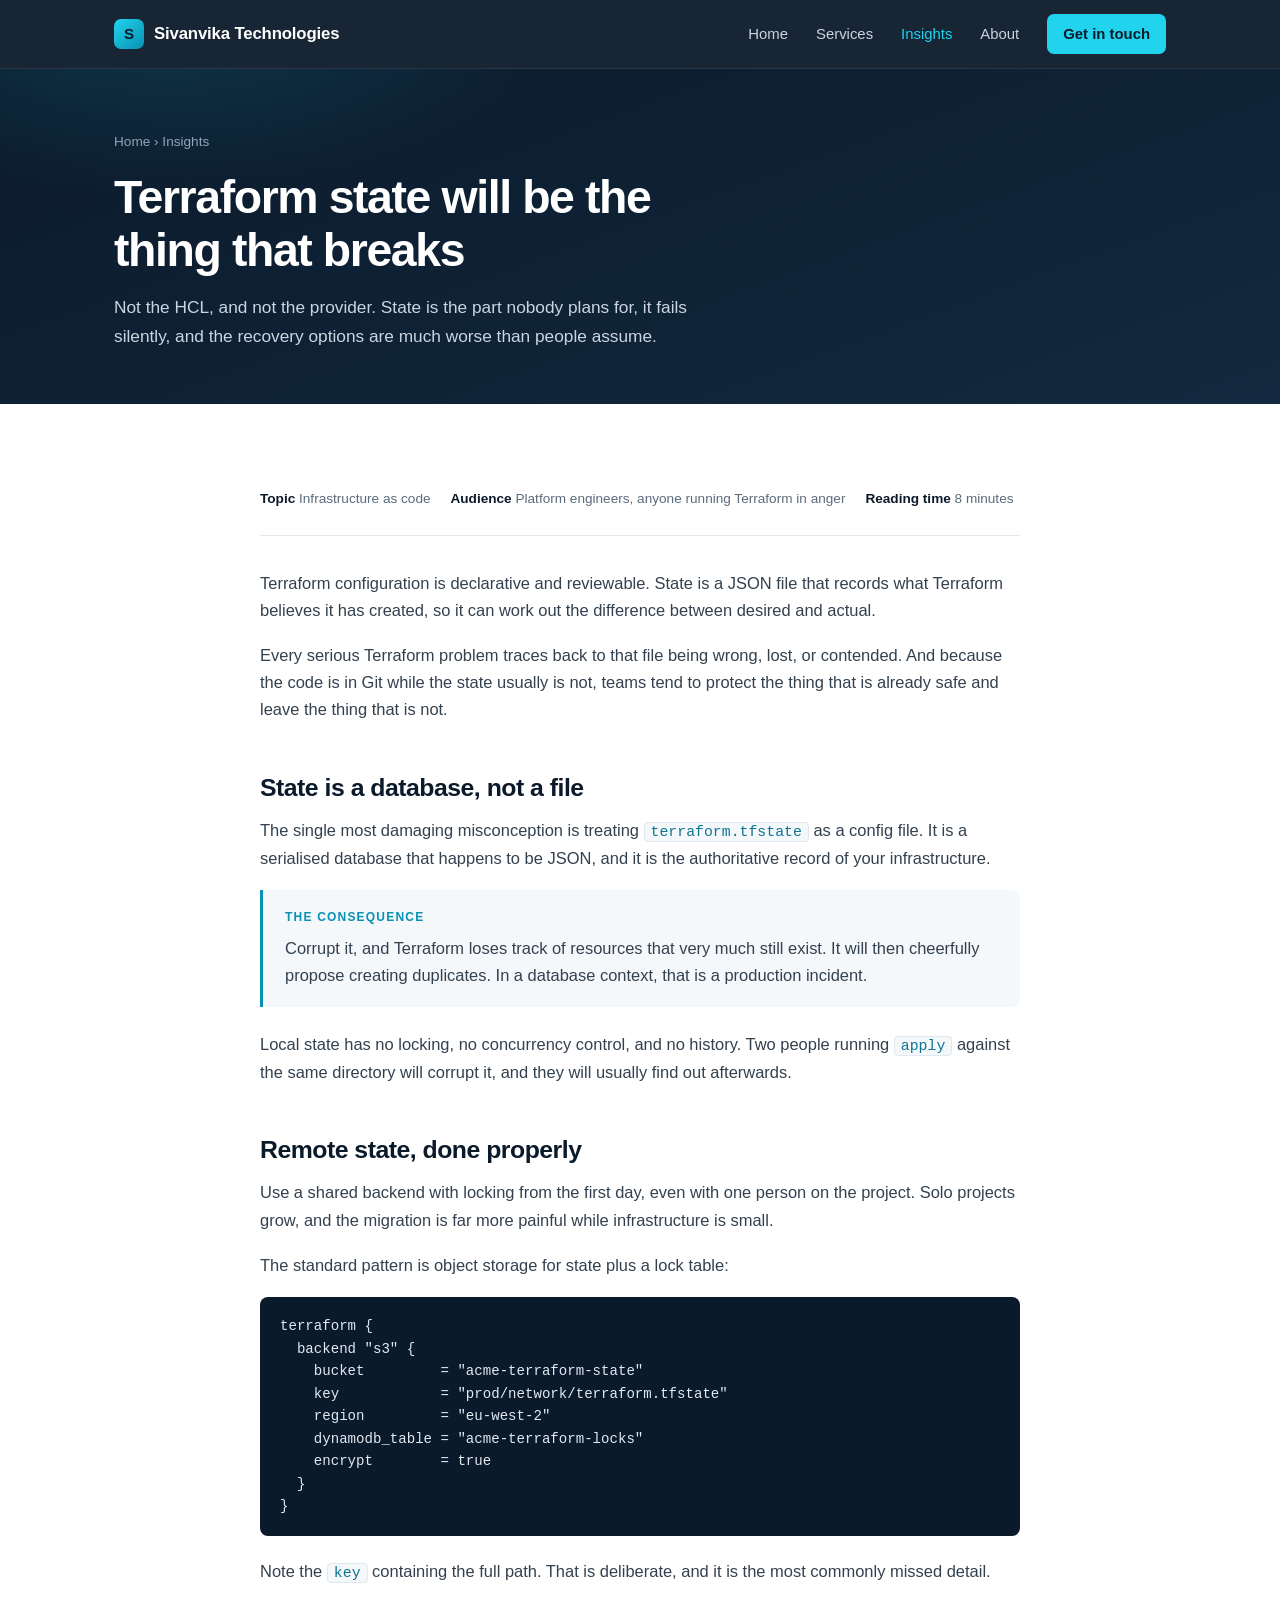
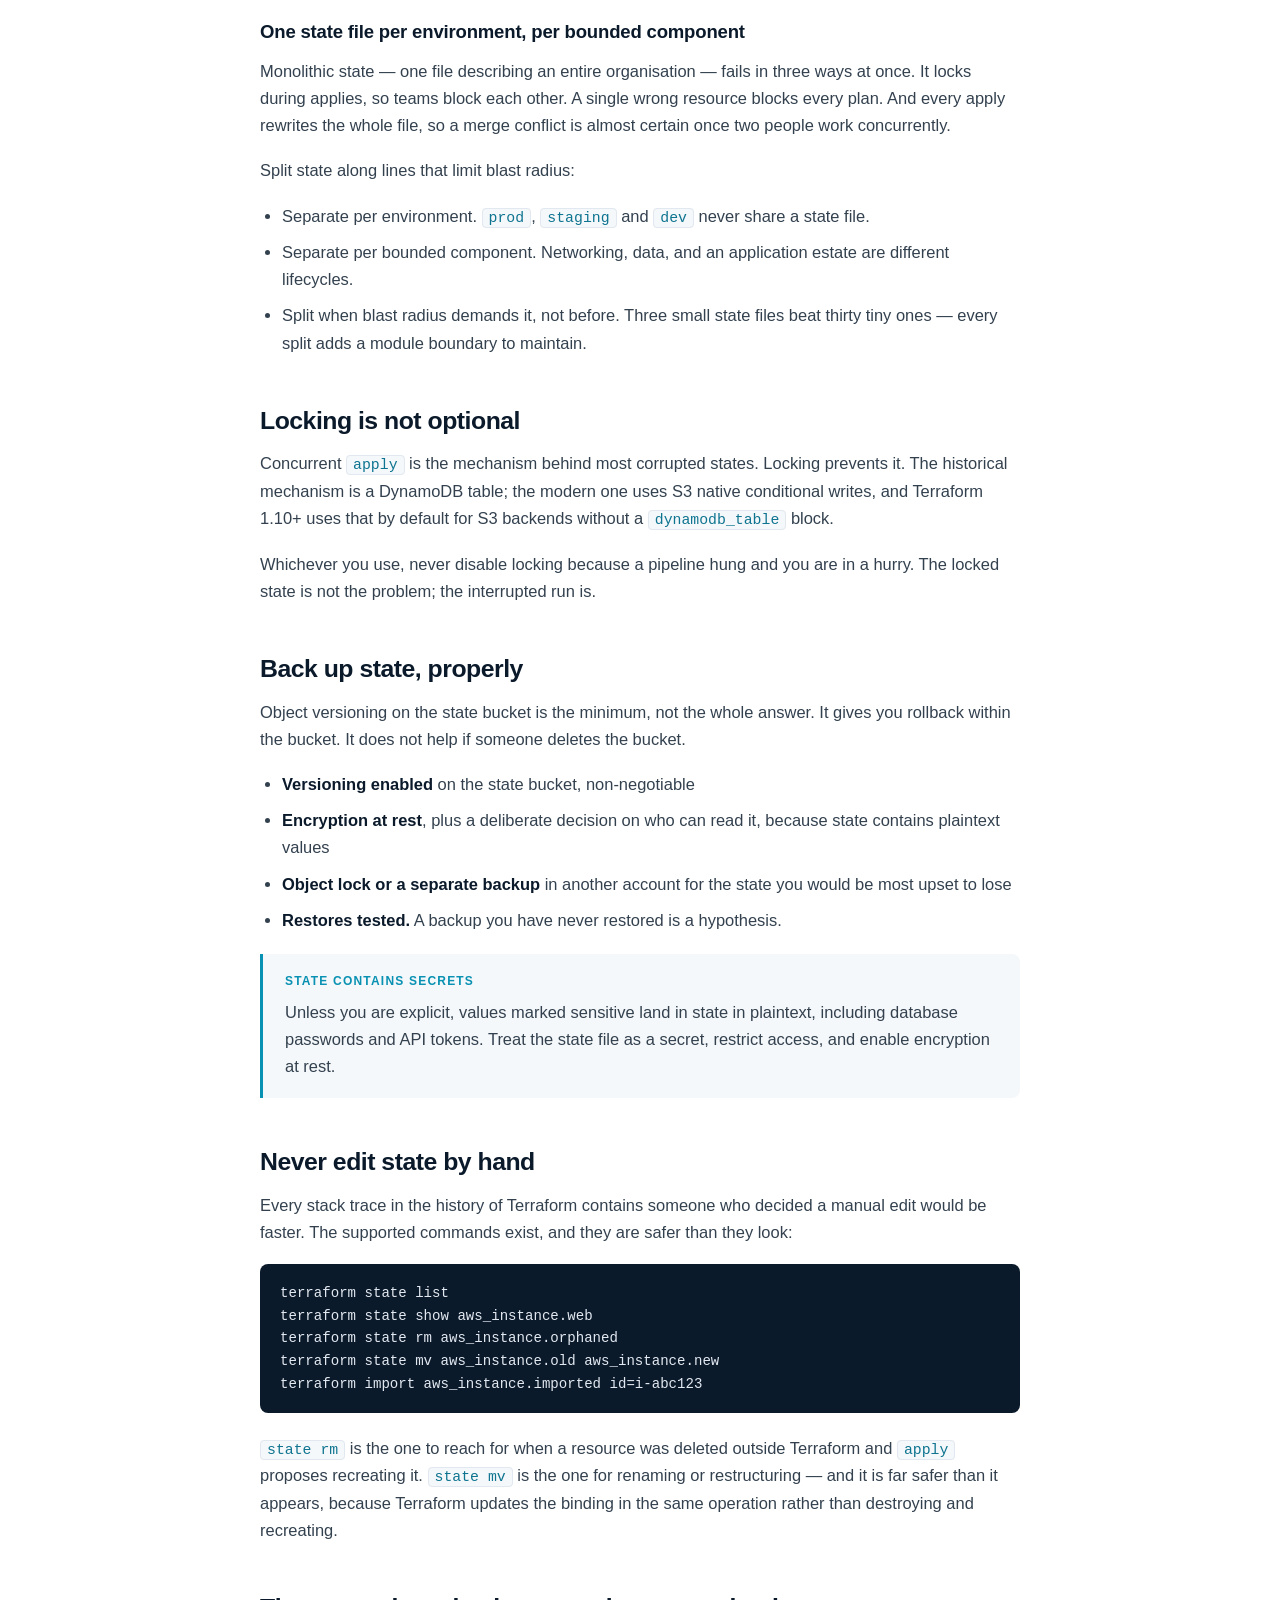
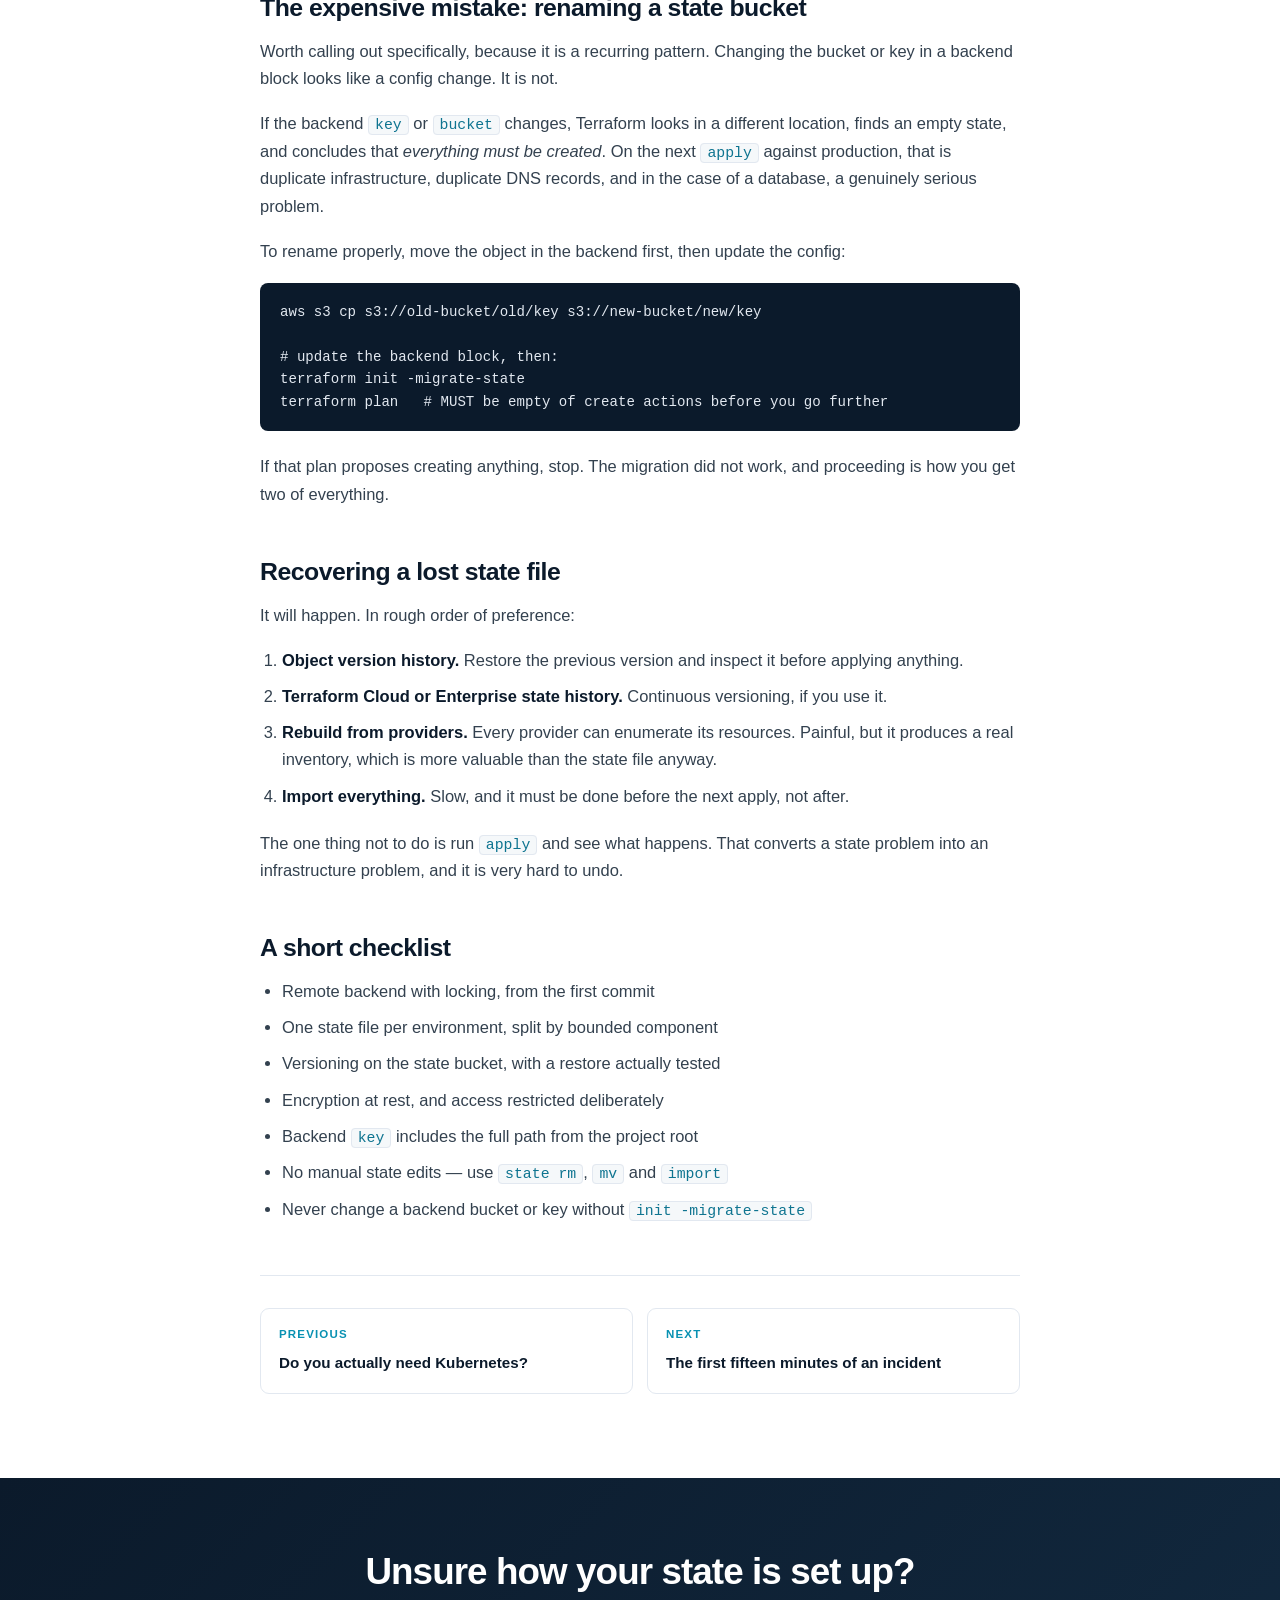
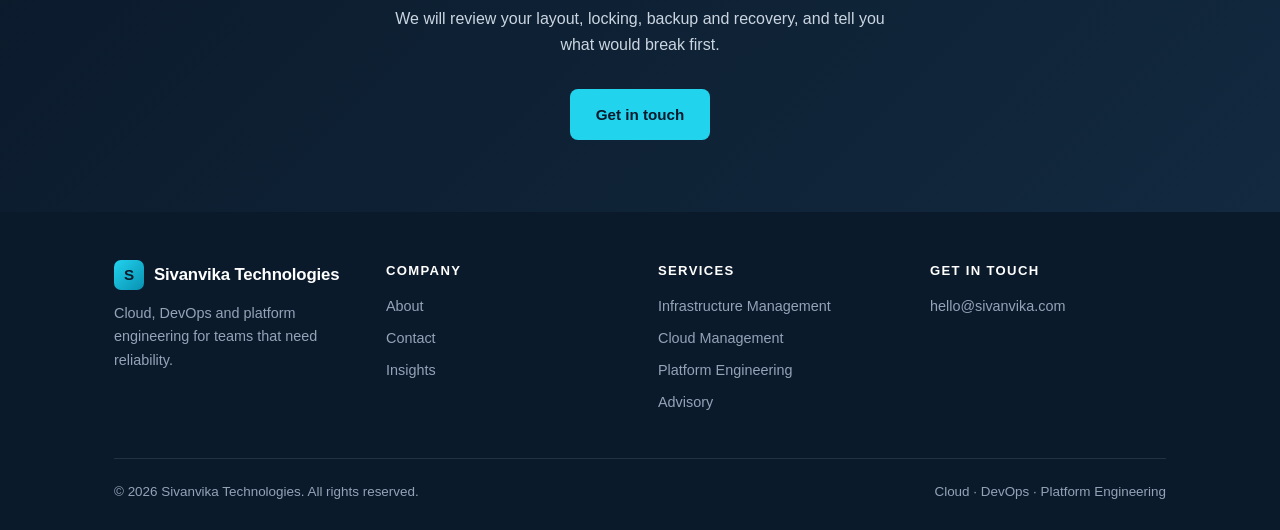
<file: insights/terraform-state.html>
<!DOCTYPE html>
<html lang="en">
<head>
<meta charset="utf-8">
<meta name="viewport" content="width=device-width, initial-scale=1">
<title>Terraform state will be the thing that breaks | Sivanvika Technologies</title>
<meta name="description" content="Terraform state is where infrastructure projects fail, usually in ways invisible until expensive. A practical guide to state layout, locking, backups and recovery.">
<link rel="canonical" href="https://sivanvika.com/insights/terraform-state.html">
<link rel="icon" href="../favicon.svg" type="image/svg+xml">
<link rel="stylesheet" href="../styles.css">
</head>
<body>

<header>
  <div class="wrap nav">
    <a class="brand" href="../index.html"><span class="mark">S</span> Sivanvika Technologies</a>
    <button class="burger" aria-label="Toggle menu" onclick="document.querySelector('nav.links').classList.toggle('open')">&#9776;</button>
    <nav class="links">
      <a href="../index.html">Home</a>
      <a href="../services.html">Services</a>
      <a href="../insights.html" class="active">Insights</a>
      <a href="../about.html">About</a>
      <a href="../contact.html" class="cta">Get in touch</a>
    </nav>
  </div>
</header>

<section class="page-head">
  <div class="wrap">
    <div class="crumbs"><a href="../index.html">Home</a> &rsaquo; <a href="../insights.html">Insights</a></div>
    <h1>Terraform state will be the thing that breaks</h1>
    <p class="lede">Not the HCL, and not the provider. State is the part nobody plans for, it fails silently, and the recovery options are much worse than people assume.</p>
  </div>
</section>

<section>
  <div class="wrap">
    <div class="article-wrap">
      <div class="meta">
        <span><strong>Topic</strong> Infrastructure as code</span>
        <span><strong>Audience</strong> Platform engineers, anyone running Terraform in anger</span>
        <span><strong>Reading time</strong> 8 minutes</span>
      </div>

      <div class="article-body">
        <p>Terraform configuration is declarative and reviewable. State is a JSON file that records what Terraform believes it has created, so it can work out the difference between desired and actual.</p>
        <p>Every serious Terraform problem traces back to that file being wrong, lost, or contended. And because the code is in Git while the state usually is not, teams tend to protect the thing that is already safe and leave the thing that is not.</p>

        <h2>State is a database, not a file</h2>

        <p>The single most damaging misconception is treating <code>terraform.tfstate</code> as a config file. It is a serialised database that happens to be JSON, and it is the authoritative record of your infrastructure.</p>

        <div class="callout">
          <span class="label">The consequence</span>
          <p>Corrupt it, and Terraform loses track of resources that very much still exist. It will then cheerfully propose creating duplicates. In a database context, that is a production incident.</p>
        </div>

        <p>Local state has no locking, no concurrency control, and no history. Two people running <code>apply</code> against the same directory will corrupt it, and they will usually find out afterwards.</p>

        <h2>Remote state, done properly</h2>

        <p>Use a shared backend with locking from the first day, even with one person on the project. Solo projects grow, and the migration is far more painful while infrastructure is small.</p>

        <p>The standard pattern is object storage for state plus a lock table:</p>

        <pre><code>terraform {
  backend "s3" {
    bucket         = "acme-terraform-state"
    key            = "prod/network/terraform.tfstate"
    region         = "eu-west-2"
    dynamodb_table = "acme-terraform-locks"
    encrypt        = true
  }
}</code></pre>

        <p>Note the <code>key</code> containing the full path. That is deliberate, and it is the most commonly missed detail.</p>

        <h3>One state file per environment, per bounded component</h3>

        <p>Monolithic state &mdash; one file describing an entire organisation &mdash; fails in three ways at once. It locks during applies, so teams block each other. A single wrong resource blocks every plan. And every apply rewrites the whole file, so a merge conflict is almost certain once two people work concurrently.</p>

        <p>Split state along lines that limit blast radius:</p>

        <ul>
          <li>Separate per environment. <code>prod</code>, <code>staging</code> and <code>dev</code> never share a state file.</li>
          <li>Separate per bounded component. Networking, data, and an application estate are different lifecycles.</li>
          <li>Split when blast radius demands it, not before. Three small state files beat thirty tiny ones &mdash; every split adds a module boundary to maintain.</li>
        </ul>

        <h2>Locking is not optional</h2>

        <p>Concurrent <code>apply</code> is the mechanism behind most corrupted states. Locking prevents it. The historical mechanism is a DynamoDB table; the modern one uses S3 native conditional writes, and Terraform 1.10+ uses that by default for S3 backends without a <code>dynamodb_table</code> block.</p>

        <p>Whichever you use, never disable locking because a pipeline hung and you are in a hurry. The locked state is not the problem; the interrupted run is.</p>

        <h2>Back up state, properly</h2>

        <p>Object versioning on the state bucket is the minimum, not the whole answer. It gives you rollback within the bucket. It does not help if someone deletes the bucket.</p>

        <ul>
          <li><strong>Versioning enabled</strong> on the state bucket, non-negotiable</li>
          <li><strong>Encryption at rest</strong>, plus a deliberate decision on who can read it, because state contains plaintext values</li>
          <li><strong>Object lock or a separate backup</strong> in another account for the state you would be most upset to lose</li>
          <li><strong>Restores tested.</strong> A backup you have never restored is a hypothesis.</li>
        </ul>

        <div class="callout">
          <span class="label">State contains secrets</span>
          <p>Unless you are explicit, values marked sensitive land in state in plaintext, including database passwords and API tokens. Treat the state file as a secret, restrict access, and enable encryption at rest.</p>
        </div>

        <h2>Never edit state by hand</h2>

        <p>Every stack trace in the history of Terraform contains someone who decided a manual edit would be faster. The supported commands exist, and they are safer than they look:</p>

        <pre><code>terraform state list
terraform state show aws_instance.web
terraform state rm aws_instance.orphaned
terraform state mv aws_instance.old aws_instance.new
terraform import aws_instance.imported id=i-abc123</code></pre>

        <p><code>state rm</code> is the one to reach for when a resource was deleted outside Terraform and <code>apply</code> proposes recreating it. <code>state mv</code> is the one for renaming or restructuring &mdash; and it is far safer than it appears, because Terraform updates the binding in the same operation rather than destroying and recreating.</p>

        <h2>The expensive mistake: renaming a state bucket</h2>

        <p>Worth calling out specifically, because it is a recurring pattern. Changing the bucket or key in a backend block looks like a config change. It is not.</p>

        <p>If the backend <code>key</code> or <code>bucket</code> changes, Terraform looks in a different location, finds an empty state, and concludes that <em>everything must be created</em>. On the next <code>apply</code> against production, that is duplicate infrastructure, duplicate DNS records, and in the case of a database, a genuinely serious problem.</p>

        <p>To rename properly, move the object in the backend first, then update the config:</p>

        <pre><code>aws s3 cp s3://old-bucket/old/key s3://new-bucket/new/key

# update the backend block, then:
terraform init -migrate-state
terraform plan   # MUST be empty of create actions before you go further</code></pre>

        <p>If that plan proposes creating anything, stop. The migration did not work, and proceeding is how you get two of everything.</p>

        <h2>Recovering a lost state file</h2>

        <p>It will happen. In rough order of preference:</p>

        <ol>
          <li><strong>Object version history.</strong> Restore the previous version and inspect it before applying anything.</li>
          <li><strong>Terraform Cloud or Enterprise state history.</strong> Continuous versioning, if you use it.</li>
          <li><strong>Rebuild from providers.</strong> Every provider can enumerate its resources. Painful, but it produces a real inventory, which is more valuable than the state file anyway.</li>
          <li><strong>Import everything.</strong> Slow, and it must be done before the next apply, not after.</li>
        </ol>

        <p>The one thing not to do is run <code>apply</code> and see what happens. That converts a state problem into an infrastructure problem, and it is very hard to undo.</p>

        <h2>A short checklist</h2>

        <ul>
          <li>Remote backend with locking, from the first commit</li>
          <li>One state file per environment, split by bounded component</li>
          <li>Versioning on the state bucket, with a restore actually tested</li>
          <li>Encryption at rest, and access restricted deliberately</li>
          <li>Backend <code>key</code> includes the full path from the project root</li>
          <li>No manual state edits &mdash; use <code>state rm</code>, <code>mv</code> and <code>import</code></li>
          <li>Never change a backend bucket or key without <code>init -migrate-state</code></li>
        </ul>
      </div>

      <div class="article-nav">
        <a href="../insights/kubernetes-when.html">
          <span class="kind">Previous</span>
          <span class="title">Do you actually need Kubernetes?</span>
        </a>
        <a href="../insights/incident-first-fifteen.html">
          <span class="kind">Next</span>
          <span class="title">The first fifteen minutes of an incident</span>
        </a>
      </div>
    </div>
  </div>
</section>

<section class="cta-band">
  <div class="wrap">
    <h2>Unsure how your state is set up?</h2>
    <p>We will review your layout, locking, backup and recovery, and tell you what would break first.</p>
    <a class="btn btn-primary" href="../contact.html">Get in touch</a>
  </div>
</section>

<footer>
  <div class="wrap">
    <div class="foot-grid">
      <div>
        <a class="brand" href="../index.html"><span class="mark">S</span> Sivanvika Technologies</a>
        <p style="margin:0;max-width:30ch">Cloud, DevOps and platform engineering for teams that need reliability.</p>
      </div>
      <div>
        <h4>Company</h4>
        <a href="../about.html">About</a>
        <a href="../contact.html">Contact</a>
        <a href="../insights.html">Insights</a>
      </div>
      <div>
        <h4>Services</h4>
        <a href="../services.html#infrastructure">Infrastructure Management</a>
        <a href="../services.html#cloud">Cloud Management</a>
        <a href="../services.html#platform">Platform Engineering</a>
        <a href="../services.html#advisory">Advisory</a>
      </div>
      <div>
        <h4>Get in touch</h4>
        <a href="mailto:hello@sivanvika.com">hello@sivanvika.com</a>
      </div>
    </div>
    <div class="foot-bottom">
      <span>&copy; <span id="year">2026</span> Sivanvika Technologies. All rights reserved.</span>
      <span>Cloud &middot; DevOps &middot; Platform Engineering</span>
    </div>
  </div>
</footer>

<script>document.getElementById('year').textContent = new Date().getFullYear();</script>
</body>
</html>
</file>
<file: styles.css>
:root {
  --navy: #0b1a2b;
  --navy-2: #12293f;
  --accent: #22d3ee;
  --accent-dark: #0891b2;
  --text: #1f2933;
  --muted: #5b6b7c;
  --bg: #ffffff;
  --bg-soft: #f5f8fa;
  --border: #e2e8f0;
  --radius: 10px;
  --maxw: 1100px;
}

* { box-sizing: border-box; }

html { scroll-behavior: smooth; }

body {
  margin: 0;
  font-family: -apple-system, BlinkMacSystemFont, "Segoe UI", Roboto, Helvetica, Arial, sans-serif;
  color: var(--text);
  background: var(--bg);
  line-height: 1.65;
  -webkit-font-smoothing: antialiased;
}

.wrap {
  width: 100%;
  max-width: var(--maxw);
  margin: 0 auto;
  padding: 0 24px;
}

/* ---------- Header ---------- */
header {
  position: sticky;
  top: 0;
  z-index: 100;
  background: rgba(11, 26, 43, 0.95);
  backdrop-filter: saturate(160%) blur(8px);
  border-bottom: 1px solid rgba(255, 255, 255, 0.08);
}

.nav {
  display: flex;
  align-items: center;
  justify-content: space-between;
  height: 68px;
}

.brand {
  display: flex;
  align-items: center;
  gap: 10px;
  color: #fff;
  font-weight: 700;
  font-size: 1.05rem;
  letter-spacing: -0.01em;
  text-decoration: none;
}

.brand .mark {
  width: 30px;
  height: 30px;
  border-radius: 7px;
  background: linear-gradient(135deg, var(--accent), var(--accent-dark));
  display: grid;
  place-items: center;
  color: var(--navy);
  font-weight: 800;
  font-size: 0.95rem;
}

nav.links {
  display: flex;
  gap: 28px;
  align-items: center;
}

nav.links a {
  color: #cbd5e1;
  text-decoration: none;
  font-size: 0.93rem;
  font-weight: 500;
  transition: color 0.15s;
}

nav.links a:hover { color: #fff; }
nav.links a.active { color: var(--accent); }

nav.links a.cta {
  background: var(--accent);
  color: var(--navy);
  padding: 8px 16px;
  border-radius: 7px;
  font-weight: 650;
}

nav.links a.cta:hover { background: #67e8f9; }

.burger {
  display: none;
  background: none;
  border: 0;
  color: #fff;
  font-size: 1.5rem;
  cursor: pointer;
  padding: 4px 8px;
}

/* ---------- Hero ---------- */
.hero {
  background:
    radial-gradient(900px 400px at 15% -10%, rgba(34, 211, 238, 0.18), transparent 60%),
    linear-gradient(160deg, var(--navy) 0%, var(--navy-2) 100%);
  color: #fff;
  padding: 104px 0 96px;
}

.hero h1 {
  font-size: clamp(2rem, 5vw, 3.4rem);
  line-height: 1.12;
  letter-spacing: -0.03em;
  margin: 0 0 20px;
  max-width: 17ch;
}

.hero h1 .accent { color: var(--accent); }

.hero p.lede {
  font-size: clamp(1.02rem, 2vw, 1.2rem);
  color: #cbd5e1;
  max-width: 60ch;
  margin: 0 0 34px;
}

.hero-actions {
  display: flex;
  gap: 14px;
  flex-wrap: wrap;
}

.btn {
  display: inline-block;
  padding: 13px 26px;
  border-radius: 8px;
  font-weight: 650;
  font-size: 0.95rem;
  text-decoration: none;
  transition: transform 0.15s, background 0.15s, border-color 0.15s;
}

.btn:hover { transform: translateY(-1px); }

.btn-primary {
  background: var(--accent);
  color: var(--navy);
}

.btn-primary:hover { background: #67e8f9; }

.btn-ghost {
  border: 1px solid rgba(255, 255, 255, 0.28);
  color: #fff;
}

.btn-ghost:hover { border-color: var(--accent); color: var(--accent); }

/* ---------- Sections ---------- */
section { padding: 84px 0; }
section.alt { background: var(--bg-soft); }

.section-head { max-width: 62ch; margin-bottom: 46px; }
.section-head.center { margin-left: auto; margin-right: auto; text-align: center; }

.eyebrow {
  color: var(--accent-dark);
  font-size: 0.78rem;
  font-weight: 750;
  letter-spacing: 0.12em;
  text-transform: uppercase;
  margin: 0 0 12px;
}

section h2 {
  font-size: clamp(1.6rem, 3.4vw, 2.3rem);
  letter-spacing: -0.025em;
  line-height: 1.2;
  margin: 0 0 14px;
  color: var(--navy);
}

.section-head p {
  color: var(--muted);
  font-size: 1.05rem;
  margin: 0;
}

/* ---------- Cards ---------- */
.grid {
  display: grid;
  gap: 22px;
  grid-template-columns: repeat(auto-fit, minmax(288px, 1fr));
}

.card {
  background: #fff;
  border: 1px solid var(--border);
  border-radius: var(--radius);
  padding: 30px 26px;
  transition: border-color 0.18s, transform 0.18s, box-shadow 0.18s;
}

.card:hover {
  border-color: var(--accent);
  transform: translateY(-3px);
  box-shadow: 0 12px 28px rgba(11, 26, 43, 0.08);
}

.card .icon {
  width: 42px;
  height: 42px;
  border-radius: 9px;
  background: linear-gradient(135deg, rgba(34, 211, 238, 0.16), rgba(8, 145, 178, 0.1));
  display: grid;
  place-items: center;
  font-size: 1.3rem;
  margin-bottom: 18px;
}

.card h3 {
  font-size: 1.1rem;
  margin: 0 0 9px;
  color: var(--navy);
  letter-spacing: -0.01em;
}

.card p {
  margin: 0;
  color: var(--muted);
  font-size: 0.95rem;
}

.card ul {
  margin: 12px 0 0;
  padding-left: 18px;
  color: var(--muted);
  font-size: 0.93rem;
}

.card ul li { margin-bottom: 5px; }

/* ---------- Split / values ---------- */
.split {
  display: grid;
  gap: 56px;
  grid-template-columns: repeat(auto-fit, minmax(300px, 1fr));
  align-items: start;
}

.prose h3 {
  color: var(--navy);
  font-size: 1.15rem;
  margin: 28px 0 10px;
  letter-spacing: -0.01em;
}

.prose h3:first-child { margin-top: 0; }
.prose p { color: var(--muted); margin: 0 0 14px; }

.stat-row {
  display: grid;
  gap: 20px;
  grid-template-columns: repeat(auto-fit, minmax(150px, 1fr));
}

.stat {
  background: #fff;
  border: 1px solid var(--border);
  border-radius: var(--radius);
  padding: 24px 20px;
  text-align: center;
}

.stat .num {
  font-size: 1.9rem;
  font-weight: 750;
  color: var(--navy);
  letter-spacing: -0.03em;
  line-height: 1.1;
}

.stat .label {
  font-size: 0.85rem;
  color: var(--muted);
  margin-top: 6px;
}

/* ---------- Steps ---------- */
.steps {
  display: grid;
  gap: 22px;
  grid-template-columns: repeat(auto-fit, minmax(230px, 1fr));
  counter-reset: step;
}

.step {
  position: relative;
  padding-top: 34px;
  border-top: 2px solid var(--border);
}

.step::before {
  counter-increment: step;
  content: counter(step, decimal-leading-zero);
  position: absolute;
  top: 12px;
  left: 0;
  font-size: 0.82rem;
  font-weight: 750;
  color: var(--accent-dark);
  letter-spacing: 0.08em;
}

.step h3 {
  font-size: 1.02rem;
  color: var(--navy);
  margin: 0 0 8px;
}

.step p {
  color: var(--muted);
  font-size: 0.93rem;
  margin: 0;
}

/* ---------- Contact ---------- */
.contact-grid {
  display: grid;
  gap: 22px;
  grid-template-columns: repeat(auto-fit, minmax(240px, 1fr));
  margin-bottom: 40px;
}

.contact-item {
  display: flex;
  gap: 14px;
  align-items: flex-start;
}

.contact-item .icon {
  flex: 0 0 40px;
  height: 40px;
  border-radius: 9px;
  background: rgba(34, 211, 238, 0.13);
  display: grid;
  place-items: center;
  font-size: 1.1rem;
}

.contact-item h3 {
  font-size: 0.95rem;
  margin: 0 0 3px;
  color: var(--navy);
}

.contact-item a,
.contact-item p {
  margin: 0;
  color: var(--muted);
  font-size: 0.93rem;
  text-decoration: none;
  word-break: break-word;
}

.contact-item a:hover { color: var(--accent-dark); }

form {
  background: var(--bg-soft);
  border: 1px solid var(--border);
  border-radius: var(--radius);
  padding: 32px;
  max-width: 640px;
}

.field { margin-bottom: 18px; }

label {
  display: block;
  font-size: 0.87rem;
  font-weight: 600;
  color: var(--navy);
  margin-bottom: 7px;
}

input, textarea {
  width: 100%;
  padding: 11px 13px;
  border: 1px solid var(--border);
  border-radius: 7px;
  font: inherit;
  font-size: 0.95rem;
  background: #fff;
  transition: border-color 0.15s, box-shadow 0.15s;
}

input:focus, textarea:focus {
  outline: none;
  border-color: var(--accent-dark);
  box-shadow: 0 0 0 3px rgba(34, 211, 238, 0.18);
}

textarea { resize: vertical; min-height: 128px; }

button {
  background: var(--navy);
  color: #fff;
  border: 0;
  padding: 13px 28px;
  border-radius: 8px;
  font: inherit;
  font-weight: 650;
  font-size: 0.95rem;
  cursor: pointer;
  transition: background 0.15s;
}

button:hover { background: var(--navy-2); }

/* ---------- CTA band ---------- */
.cta-band {
  background: linear-gradient(135deg, var(--navy) 0%, var(--navy-2) 100%);
  color: #fff;
  text-align: center;
  padding: 72px 0;
}

.cta-band h2 { color: #fff; margin-bottom: 12px; }
.cta-band p { color: #cbd5e1; max-width: 56ch; margin: 0 auto 30px; }

/* ---------- Footer ---------- */
footer {
  background: var(--navy);
  color: #94a3b8;
  padding: 48px 0 30px;
  font-size: 0.9rem;
}

.foot-grid {
  display: grid;
  gap: 36px;
  grid-template-columns: repeat(auto-fit, minmax(190px, 1fr));
  margin-bottom: 36px;
}

footer h4 {
  color: #fff;
  font-size: 0.82rem;
  text-transform: uppercase;
  letter-spacing: 0.1em;
  margin: 0 0 14px;
}

footer a {
  color: #94a3b8;
  text-decoration: none;
  display: block;
  margin-bottom: 8px;
  font-size: 0.9rem;
}

footer a:hover { color: var(--accent); }

footer .brand { margin-bottom: 12px; }

.foot-bottom {
  border-top: 1px solid rgba(255, 255, 255, 0.1);
  padding-top: 22px;
  display: flex;
  justify-content: space-between;
  gap: 14px;
  flex-wrap: wrap;
  font-size: 0.84rem;
}

/* ---------- Responsive ---------- */
@media (max-width: 720px) {
  .burger { display: block; }

  nav.links {
    position: absolute;
    top: 68px;
    left: 0;
    right: 0;
    background: var(--navy);
    flex-direction: column;
    align-items: stretch;
    gap: 0;
    padding: 8px 0 14px;
    border-bottom: 1px solid rgba(255, 255, 255, 0.1);
    display: none;
  }

  nav.links.open { display: flex; }
  nav.links a { padding: 12px 24px; }
  nav.links a.cta { margin: 8px 24px 0; text-align: center; }

  section { padding: 62px 0; }
  .hero { padding: 72px 0 64px; }
}

/* ---------- Badges (compliance / standards) ---------- */
.badges {
  display: flex;
  flex-wrap: wrap;
  gap: 12px;
  margin-top: 26px;
}

.badge {
  display: inline-flex;
  align-items: center;
  gap: 8px;
  background: #fff;
  border: 1px solid var(--border);
  border-radius: 999px;
  padding: 9px 18px;
  font-size: 0.88rem;
  font-weight: 600;
  color: var(--navy);
}

.badge .dot {
  width: 7px;
  height: 7px;
  border-radius: 50%;
  background: var(--accent-dark);
  flex: 0 0 7px;
}

/* ---------- Tool pills ---------- */
.pills {
  display: flex;
  flex-wrap: wrap;
  gap: 10px;
  margin-top: 24px;
}

.pill {
  background: var(--bg-soft);
  border: 1px solid var(--border);
  border-radius: 7px;
  padding: 8px 15px;
  font-size: 0.88rem;
  font-weight: 550;
  color: var(--navy);
  transition: border-color 0.15s, color 0.15s;
}

.pill:hover { border-color: var(--accent); color: var(--accent-dark); }

.pill-group { margin-bottom: 26px; }

.pill-group > h4 {
  font-size: 0.78rem;
  text-transform: uppercase;
  letter-spacing: 0.11em;
  color: var(--muted);
  margin: 0 0 12px;
  font-weight: 700;
}

/* ---------- Engagement models ---------- */
.engagement {
  background: #fff;
  border: 1px solid var(--border);
  border-radius: var(--radius);
  padding: 28px 24px;
  border-top: 3px solid var(--accent);
}

.engagement h3 {
  font-size: 1.05rem;
  color: var(--navy);
  margin: 0 0 4px;
}

.engagement .for {
  font-size: 0.78rem;
  text-transform: uppercase;
  letter-spacing: 0.09em;
  color: var(--accent-dark);
  font-weight: 700;
  margin-bottom: 12px;
  display: block;
}

.engagement p {
  color: var(--muted);
  font-size: 0.93rem;
  margin: 0 0 12px;
}

.engagement ul {
  margin: 0;
  padding-left: 18px;
  color: var(--muted);
  font-size: 0.9rem;
}

/* ---------- FAQ ---------- */
.faq { max-width: 820px; margin: 0 auto; }

.faq details {
  background: #fff;
  border: 1px solid var(--border);
  border-radius: var(--radius);
  padding: 0 22px;
  margin-bottom: 12px;
  transition: border-color 0.15s;
}

.faq details[open] { border-color: var(--accent); }

.faq summary {
  cursor: pointer;
  padding: 20px 0;
  font-weight: 650;
  color: var(--navy);
  font-size: 1rem;
  list-style: none;
  display: flex;
  justify-content: space-between;
  align-items: center;
  gap: 16px;
}

.faq summary::-webkit-details-marker { display: none; }

.faq summary::after {
  content: "+";
  font-size: 1.35rem;
  font-weight: 400;
  color: var(--accent-dark);
  flex: 0 0 auto;
  line-height: 1;
}

.faq details[open] summary::after { content: "\2212"; }

.faq .answer {
  padding-bottom: 20px;
  color: var(--muted);
  font-size: 0.95rem;
  margin: 0;
}

/* ---------- Industries ---------- */
.industry-grid {
  display: grid;
  gap: 14px;
  grid-template-columns: repeat(auto-fit, minmax(180px, 1fr));
}

.industry {
  background: #fff;
  border: 1px solid var(--border);
  border-radius: 8px;
  padding: 18px 20px;
  font-weight: 600;
  color: var(--navy);
  font-size: 0.95rem;
  display: flex;
  align-items: center;
  gap: 10px;
  transition: border-color 0.15s, transform 0.15s;
}

.industry:hover { border-color: var(--accent); transform: translateY(-2px); }
.industry span { color: var(--accent-dark); font-size: 0.85rem; }

/* ---------- Article / insights ---------- */
.page-head {
  background:
    radial-gradient(700px 320px at 12% -20%, rgba(34, 211, 238, 0.16), transparent 60%),
    linear-gradient(160deg, var(--navy) 0%, var(--navy-2) 100%);
  color: #fff;
  padding: 62px 0 54px;
}

.page-head h1 {
  font-size: clamp(1.9rem, 4.4vw, 2.9rem);
  letter-spacing: -0.03em;
  line-height: 1.14;
  margin: 0 0 16px;
  max-width: 22ch;
}

.page-head p.lede {
  color: #cbd5e1;
  font-size: 1.08rem;
  max-width: 62ch;
  margin: 0;
}

.crumbs {
  font-size: 0.85rem;
  color: #94a3b8;
  margin-bottom: 18px;
}

.crumbs a { color: #94a3b8; text-decoration: none; }
.crumbs a:hover { color: var(--accent); }

.article-wrap {
  max-width: 760px;
  margin: 0 auto;
}

.meta {
  display: flex;
  flex-wrap: wrap;
  gap: 10px 20px;
  font-size: 0.85rem;
  color: var(--muted);
  padding-bottom: 24px;
  margin-bottom: 34px;
  border-bottom: 1px solid var(--border);
}

.meta strong { color: var(--navy); }

.article-body { font-size: 1.03rem; color: #33414f; }

.article-body h2 {
  font-size: 1.55rem;
  margin: 48px 0 14px;
  color: var(--navy);
  letter-spacing: -0.02em;
  line-height: 1.28;
}

.article-body h3 {
  font-size: 1.16rem;
  margin: 32px 0 10px;
  color: var(--navy);
  letter-spacing: -0.01em;
}

.article-body p { margin: 0 0 18px; }

.article-body ul,
.article-body ol { margin: 0 0 20px; padding-left: 22px; }

.article-body li { margin-bottom: 9px; }

.article-body a { color: var(--accent-dark); }

.article-body strong { color: var(--navy); }

.article-body code {
  background: var(--bg-soft);
  border: 1px solid var(--border);
  border-radius: 4px;
  padding: 1px 6px;
  font-size: 0.9em;
  font-family: ui-monospace, SFMono-Regular, Menlo, monospace;
  color: #0e7490;
}

.article-body pre {
  background: var(--navy);
  color: #e2e8f0;
  padding: 18px 20px;
  border-radius: 8px;
  overflow-x: auto;
  font-size: 0.88rem;
  line-height: 1.6;
  margin: 0 0 22px;
}

.article-body pre code {
  background: none;
  border: 0;
  padding: 0;
  color: inherit;
  font-size: inherit;
}

.callout {
  background: var(--bg-soft);
  border-left: 3px solid var(--accent-dark);
  border-radius: 0 8px 8px 0;
  padding: 18px 22px;
  margin: 0 0 24px;
}

.callout p:last-child { margin-bottom: 0; }

.callout .label {
  display: block;
  font-size: 0.75rem;
  text-transform: uppercase;
  letter-spacing: 0.1em;
  font-weight: 750;
  color: var(--accent-dark);
  margin-bottom: 7px;
}

.article-body table {
  width: 100%;
  border-collapse: collapse;
  margin: 0 0 26px;
  font-size: 0.93rem;
}

.article-body th,
.article-body td {
  text-align: left;
  padding: 11px 14px;
  border-bottom: 1px solid var(--border);
}

.article-body th {
  color: var(--navy);
  font-weight: 650;
  background: var(--bg-soft);
}

.article-nav {
  display: grid;
  gap: 14px;
  grid-template-columns: repeat(auto-fit, minmax(230px, 1fr));
  margin-top: 52px;
  padding-top: 32px;
  border-top: 1px solid var(--border);
}

.article-nav a {
  display: block;
  background: #fff;
  border: 1px solid var(--border);
  border-radius: 9px;
  padding: 16px 18px;
  text-decoration: none;
  transition: border-color 0.15s, transform 0.15s;
}

.article-nav a:hover { border-color: var(--accent); transform: translateY(-2px); }

.article-nav .kind {
  font-size: 0.72rem;
  text-transform: uppercase;
  letter-spacing: 0.1em;
  color: var(--accent-dark);
  font-weight: 700;
  display: block;
  margin-bottom: 6px;
}

.article-nav .title {
  color: var(--navy);
  font-weight: 620;
  font-size: 0.95rem;
  line-height: 1.4;
}

/* ---------- Scenario cards ---------- */
.scenario {
  background: #fff;
  border: 1px solid var(--border);
  border-radius: var(--radius);
  padding: 0;
  overflow: hidden;
}

.scenario .head {
  background: linear-gradient(135deg, var(--navy) 0%, var(--navy-2) 100%);
  color: #fff;
  padding: 24px 26px;
}

.scenario .head .tag {
  font-size: 0.72rem;
  text-transform: uppercase;
  letter-spacing: 0.1em;
  color: var(--accent);
  font-weight: 700;
  display: block;
  margin-bottom: 8px;
}

.scenario .head h3 {
  margin: 0;
  font-size: 1.15rem;
  line-height: 1.35;
  letter-spacing: -0.015em;
}

.scenario .body { padding: 26px; }

.scenario .body h4 {
  font-size: 0.78rem;
  text-transform: uppercase;
  letter-spacing: 0.1em;
  color: var(--accent-dark);
  margin: 0 0 9px;
  font-weight: 750;
}

.scenario .body p {
  color: var(--muted);
  font-size: 0.94rem;
  margin: 0 0 20px;
}

.scenario .body p:last-child { margin-bottom: 0; }

.scenario .body ul {
  margin: 0 0 20px;
  padding-left: 18px;
  color: var(--muted);
  font-size: 0.92rem;
}

.scenario .body ul:last-child { margin-bottom: 0; }

.notice {
  background: #fffbeb;
  border: 1px solid #fde68a;
  border-radius: 8px;
  padding: 16px 20px;
  color: #78350f;
  font-size: 0.9rem;
  margin: 0 0 28px;
}

.notice strong { color: #92400e; }
</file>
